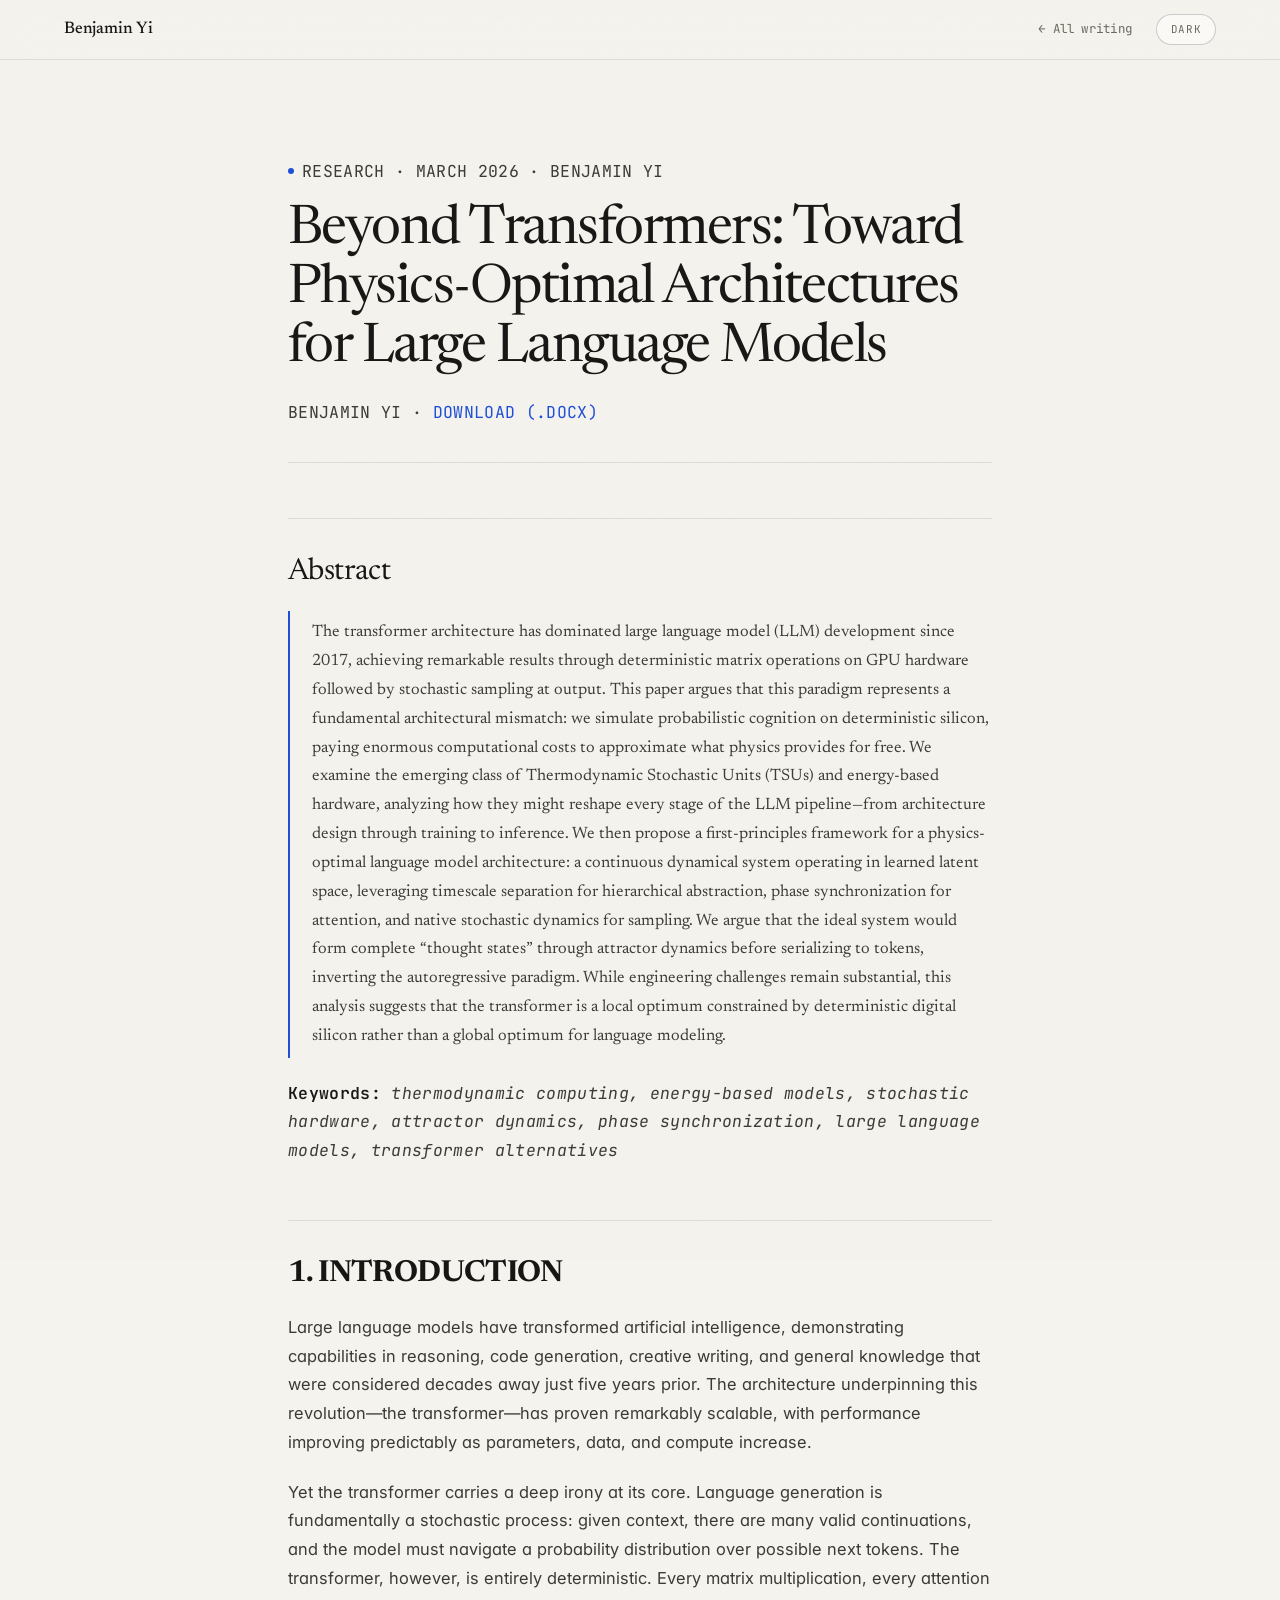
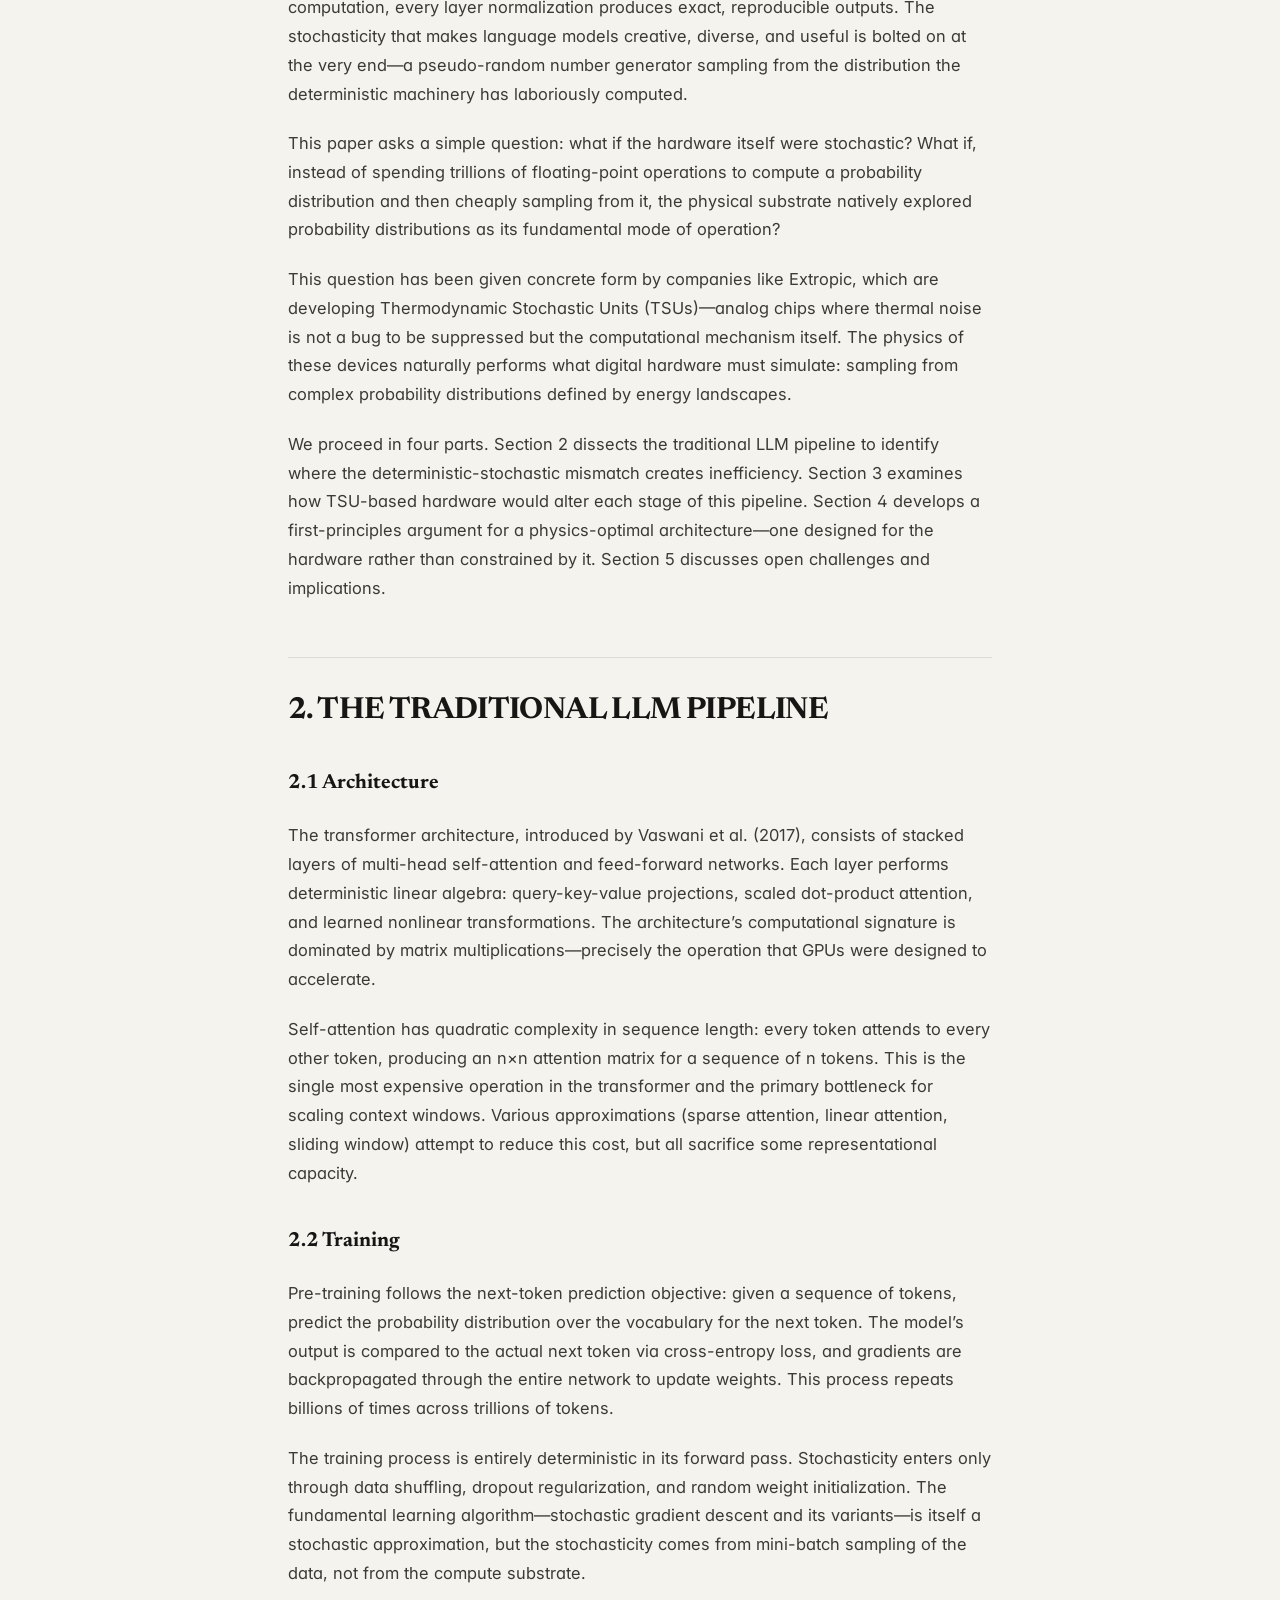
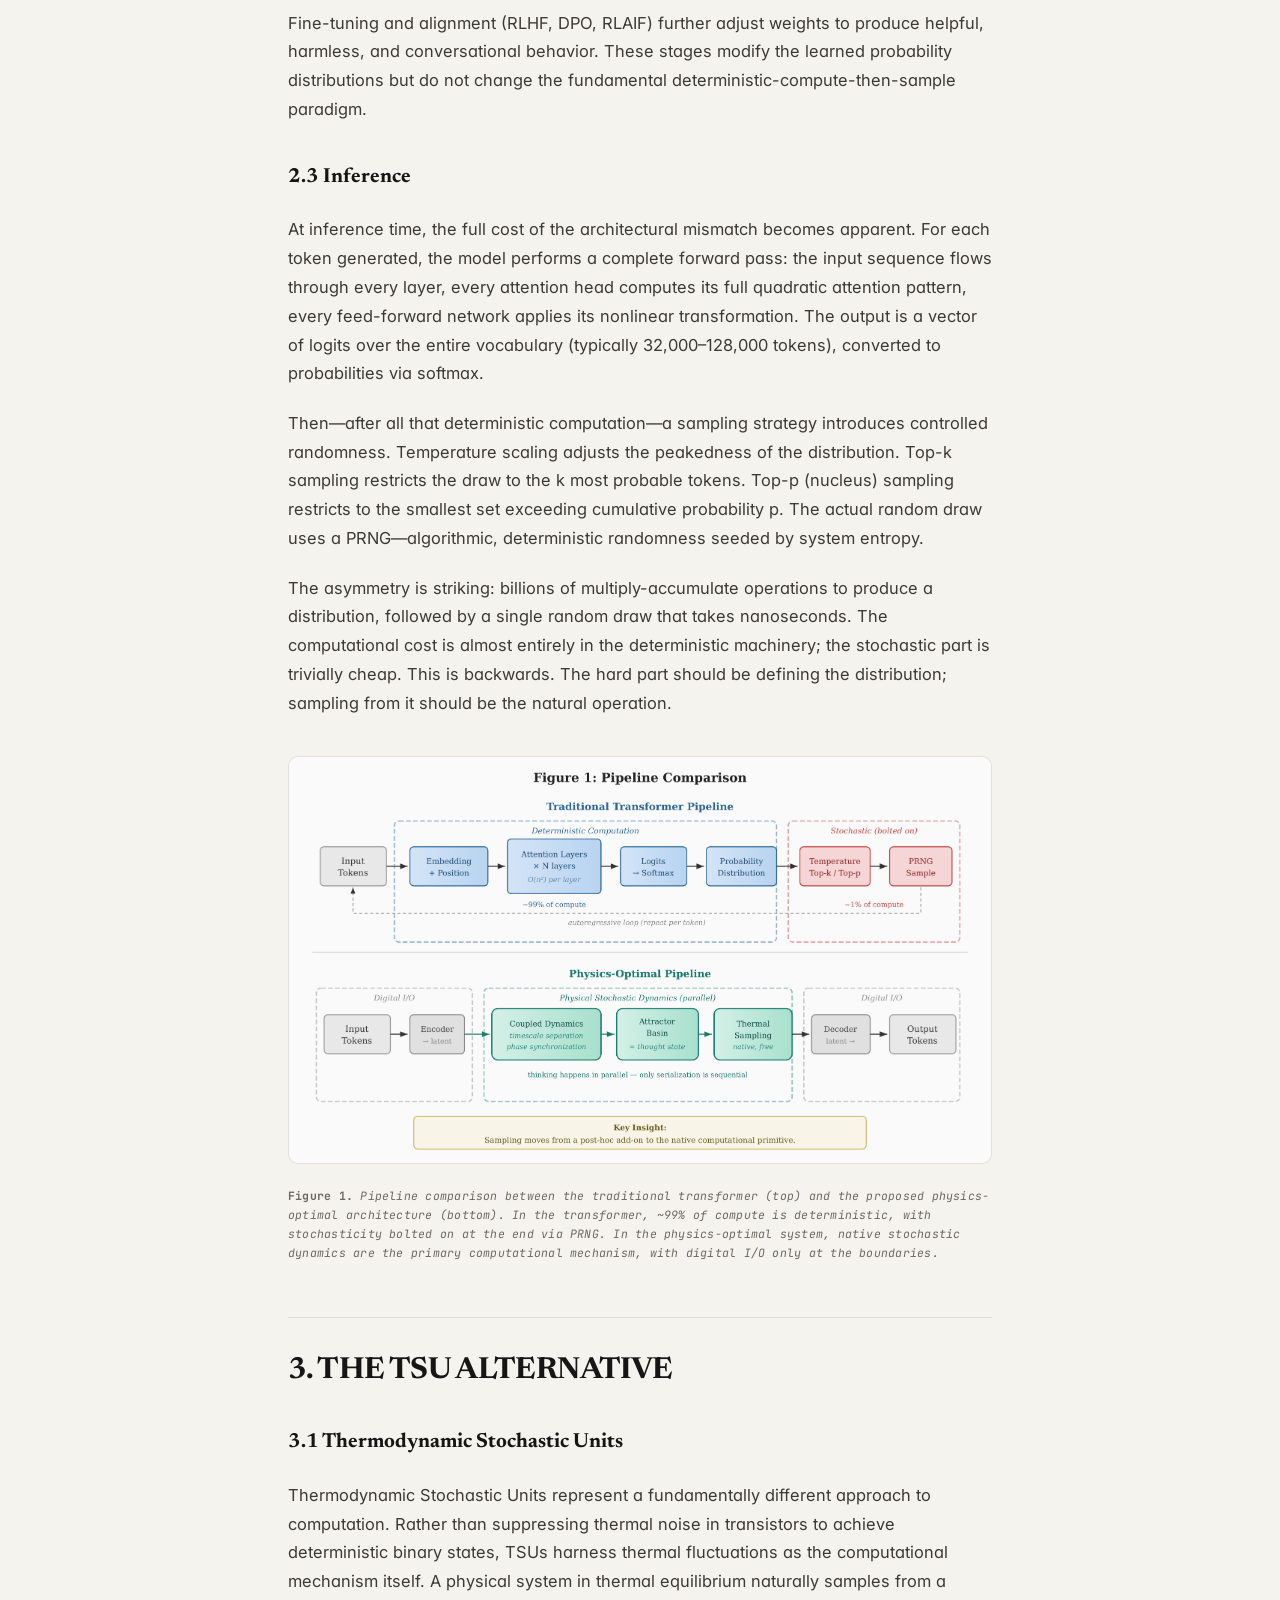
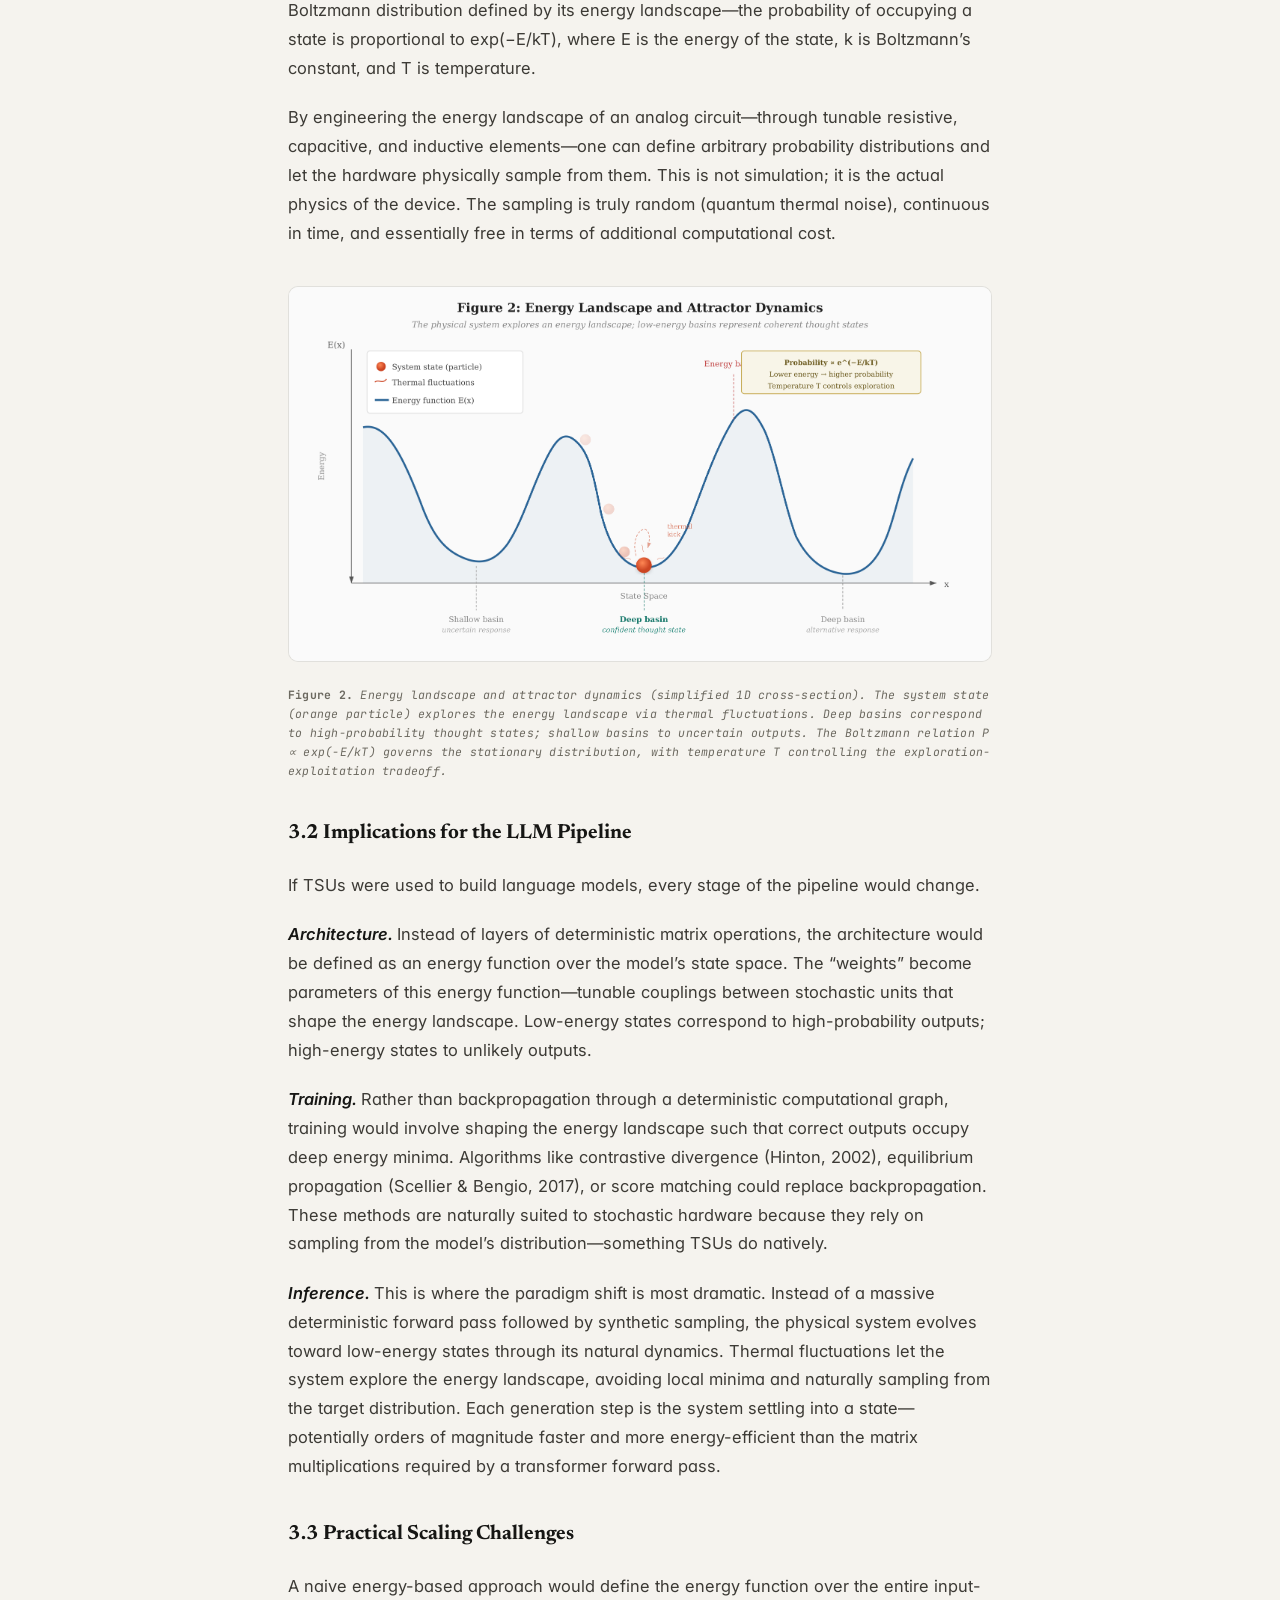
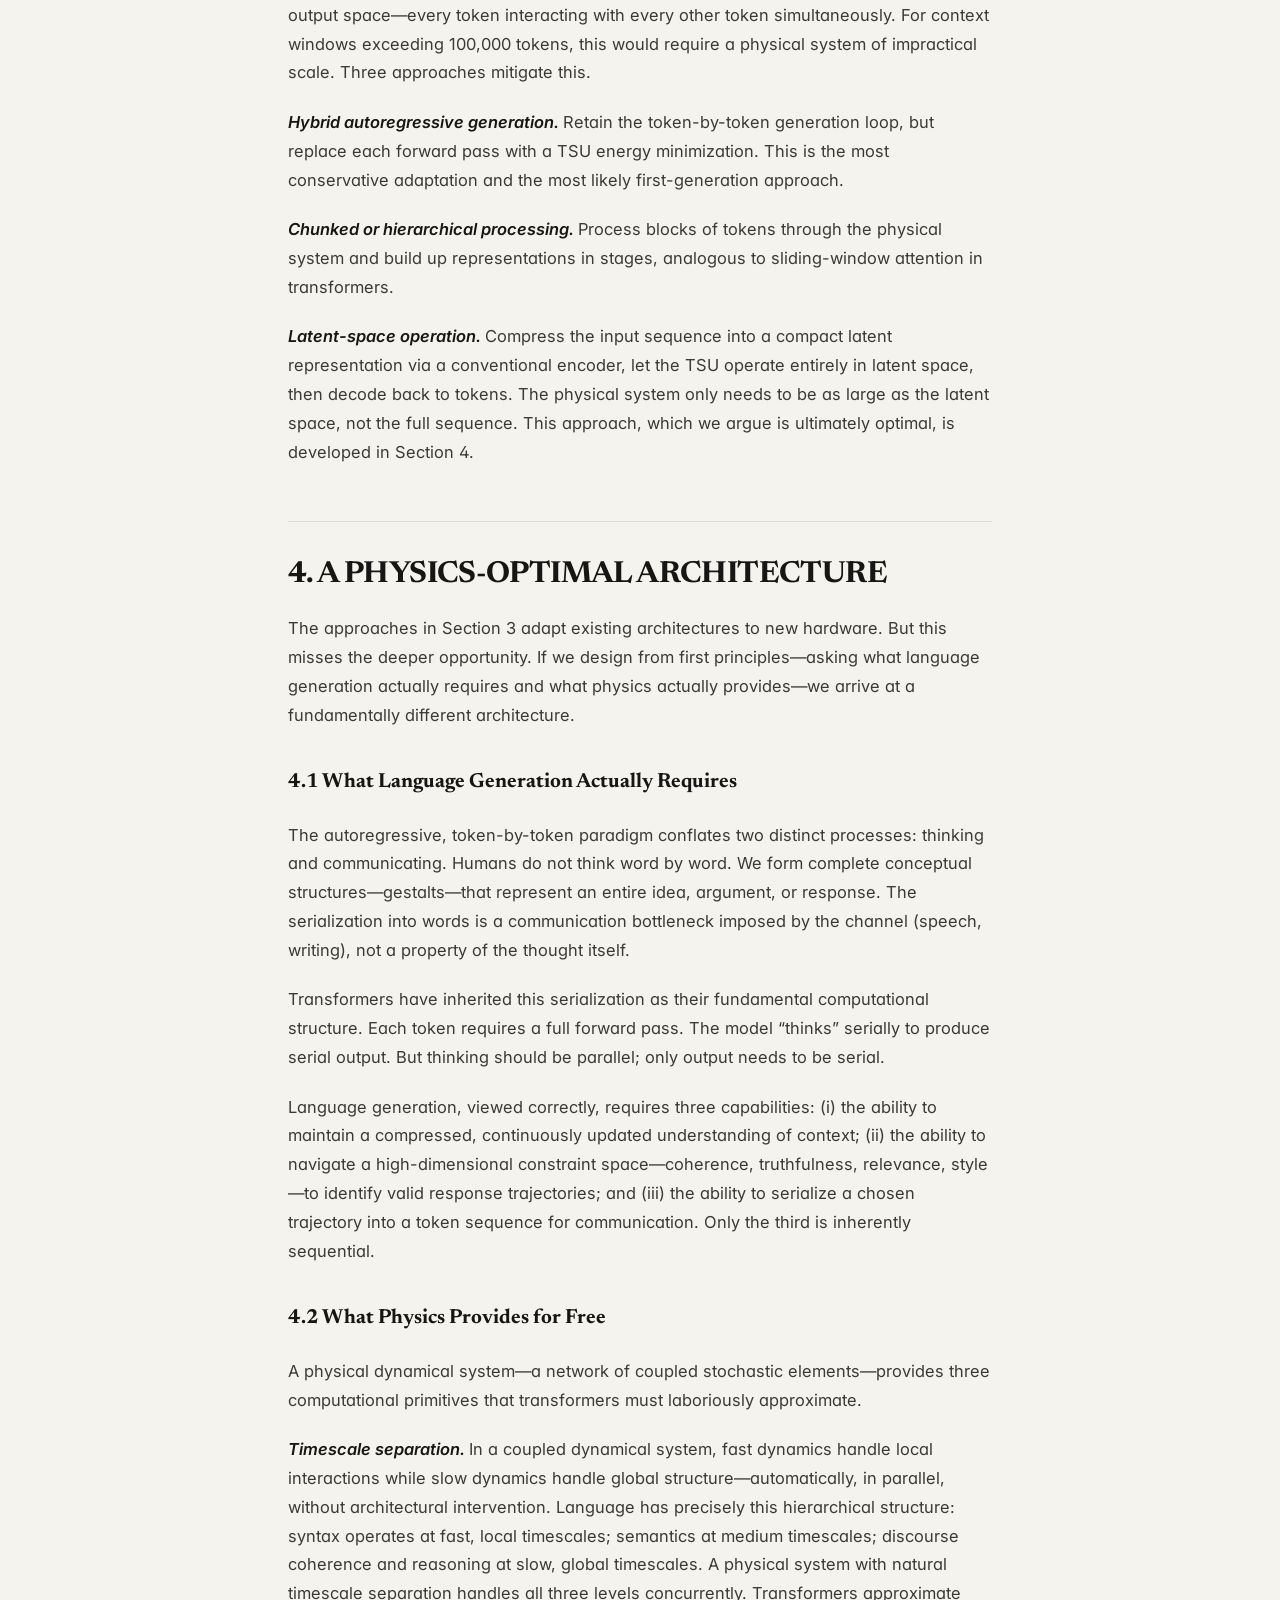
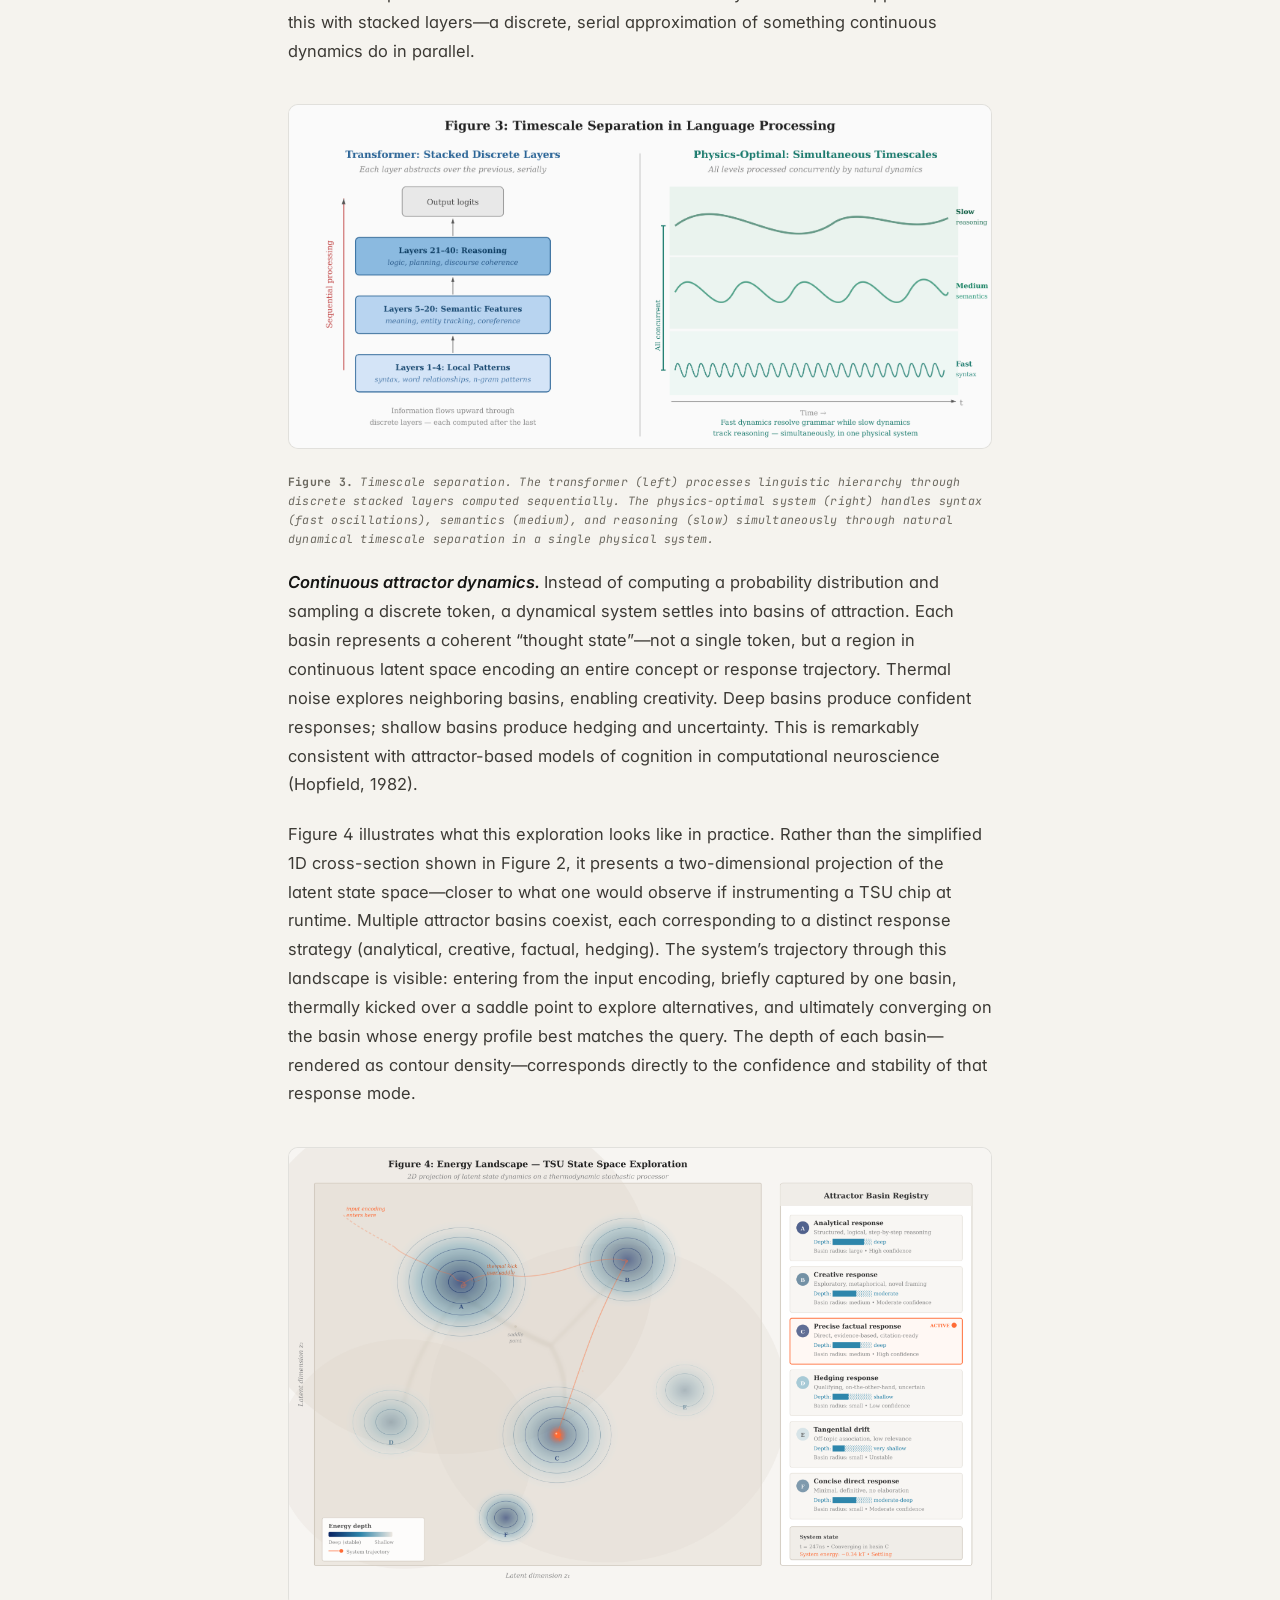
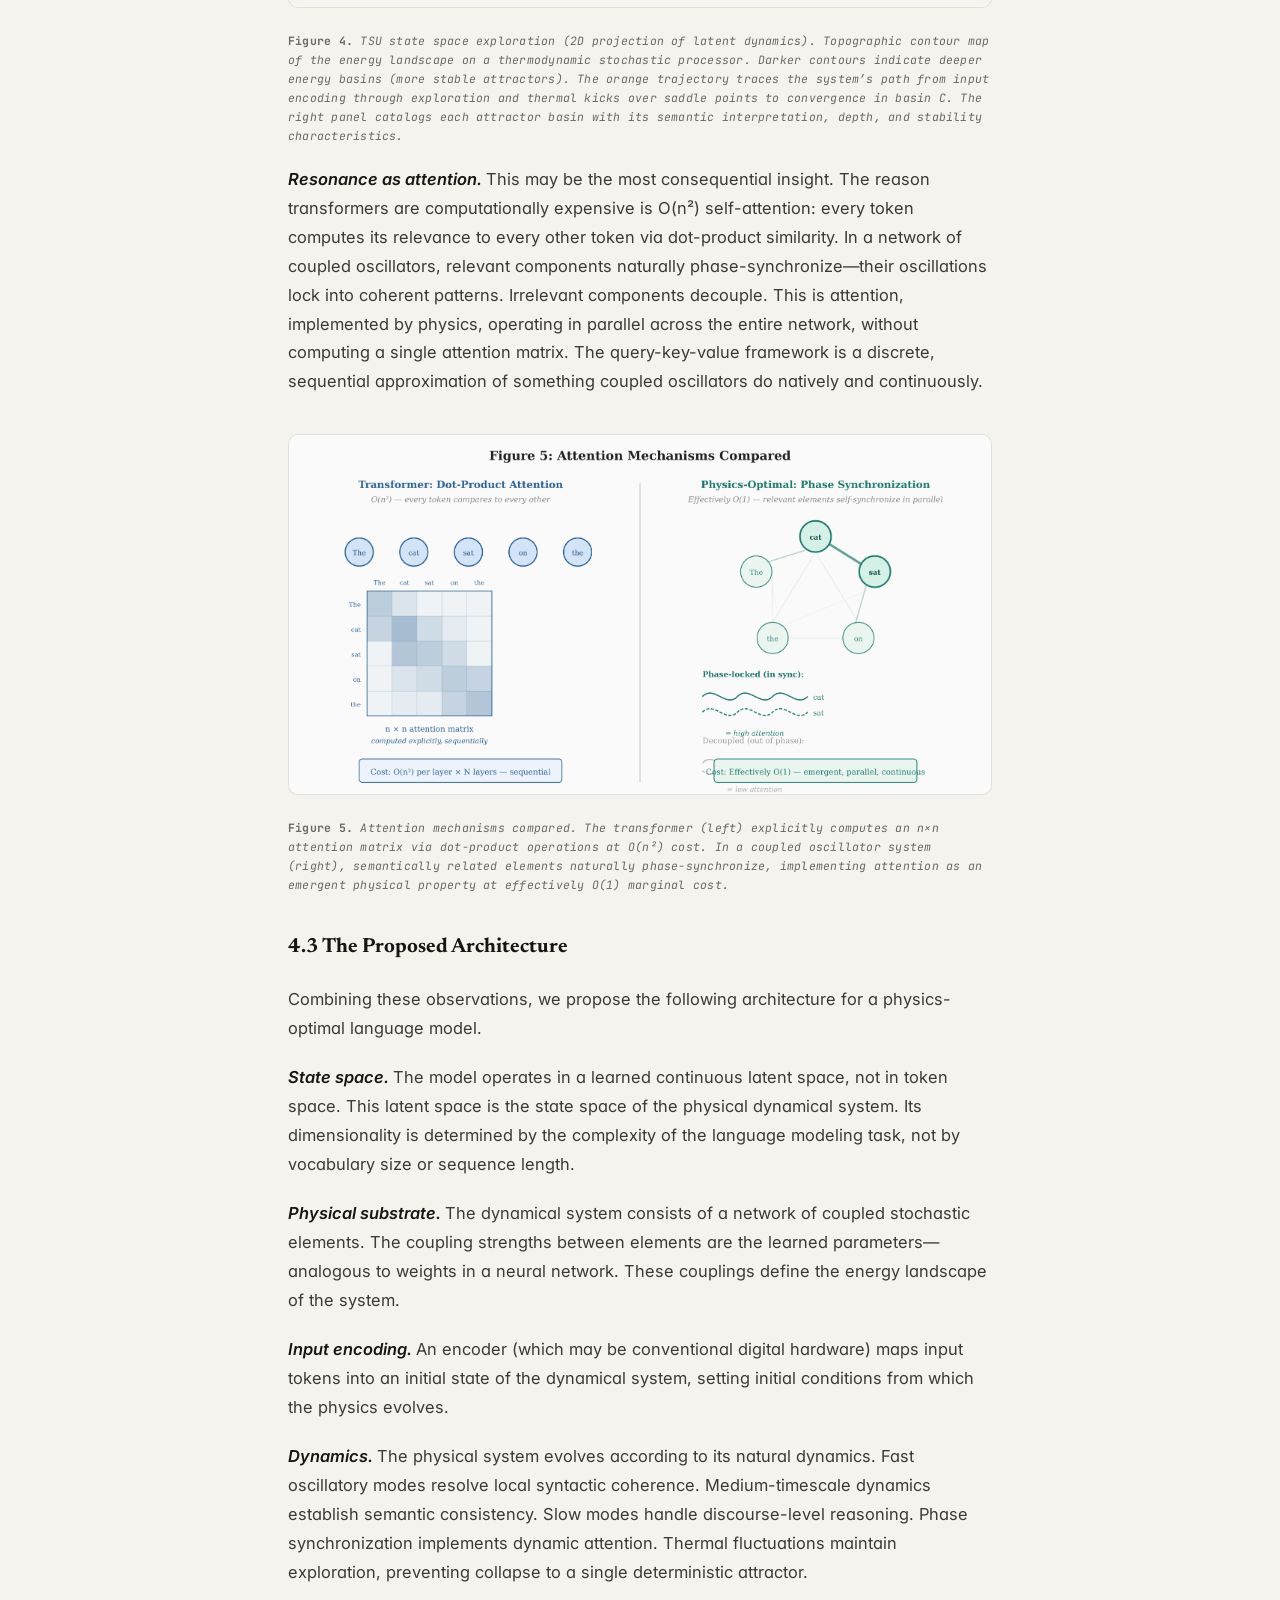
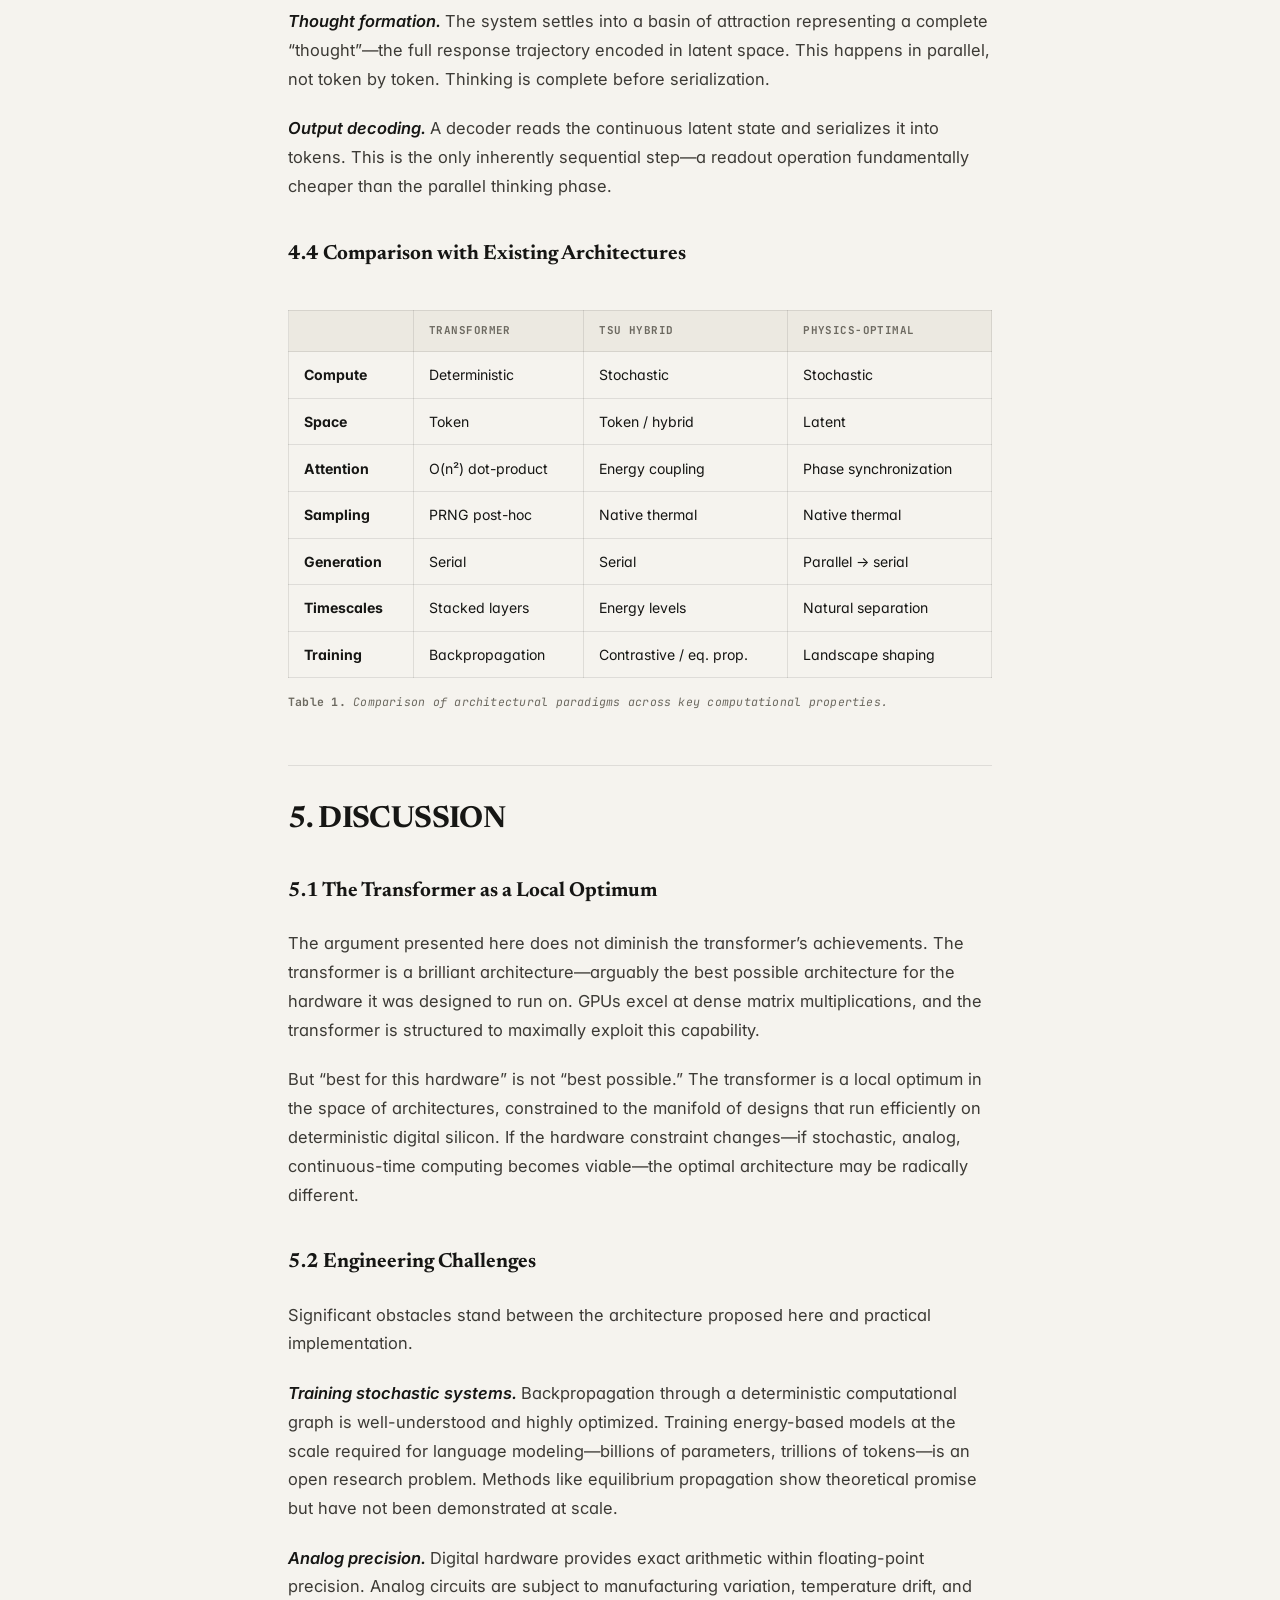
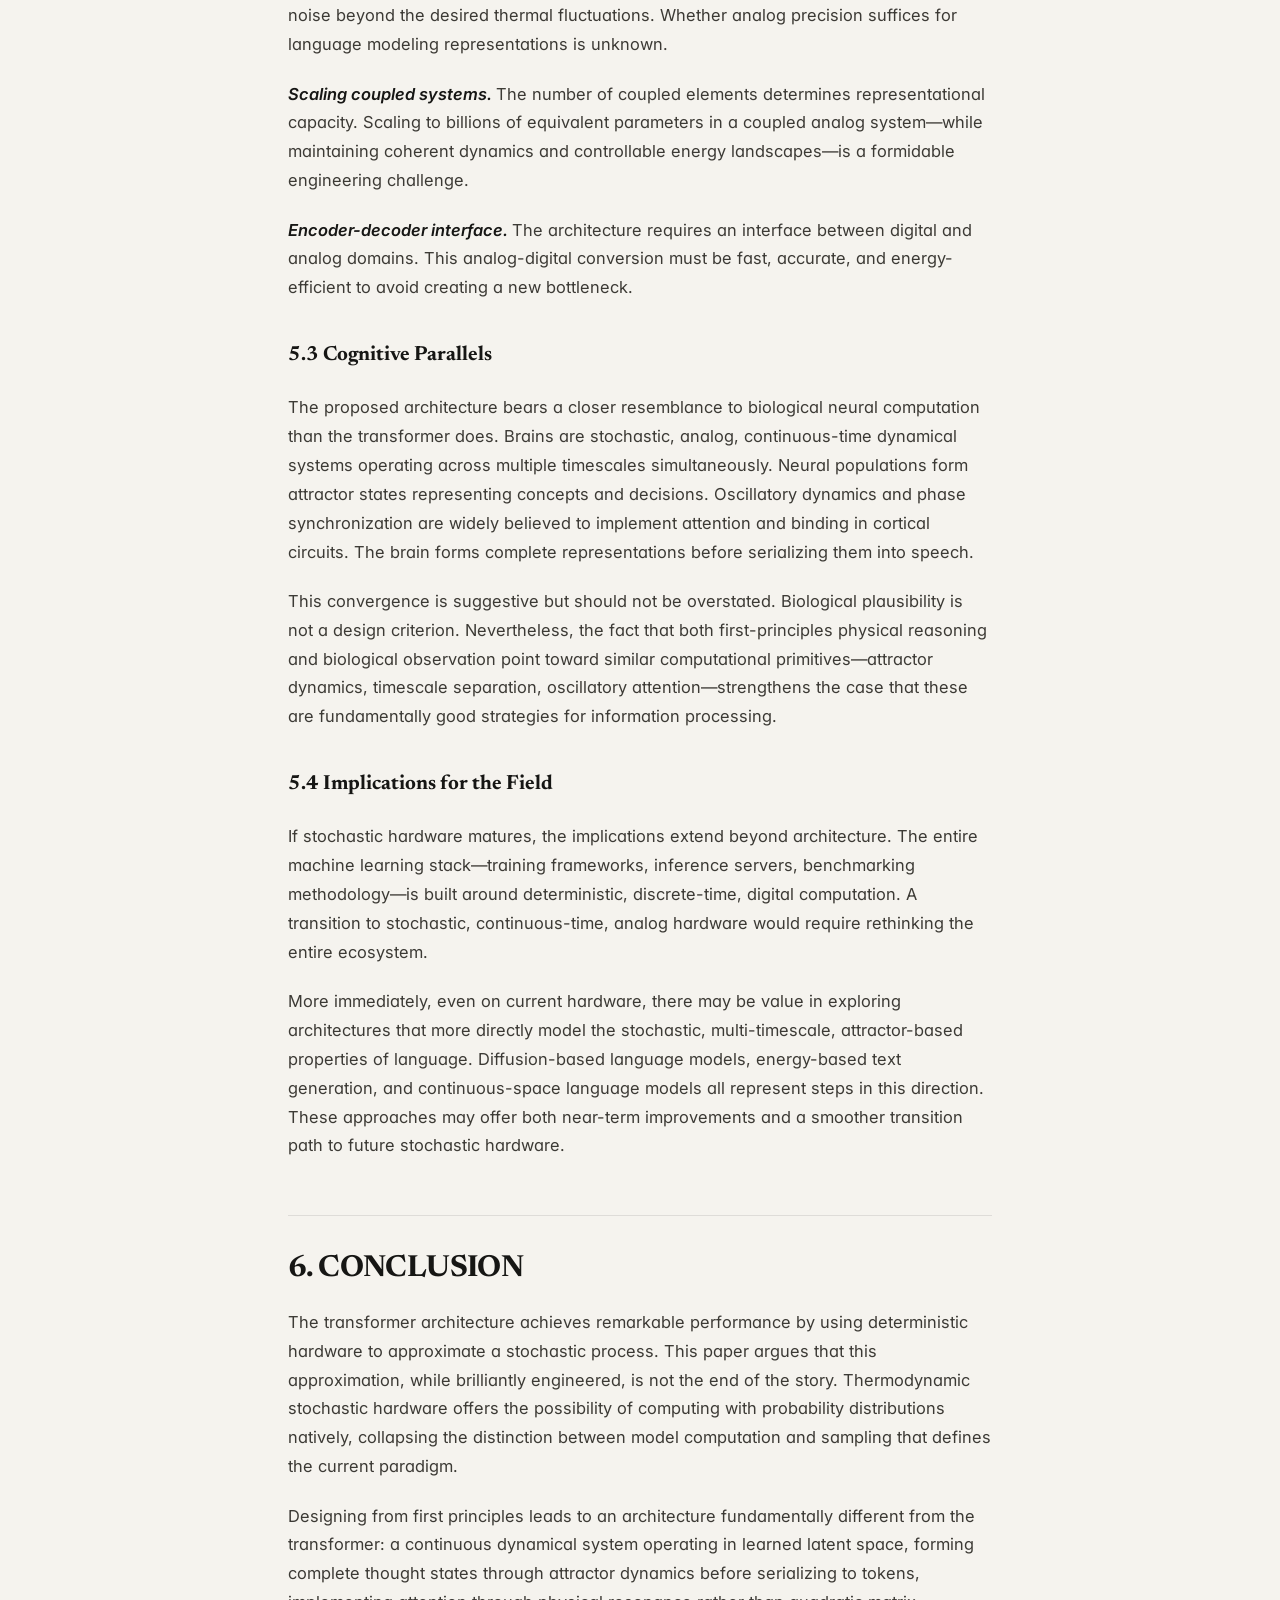
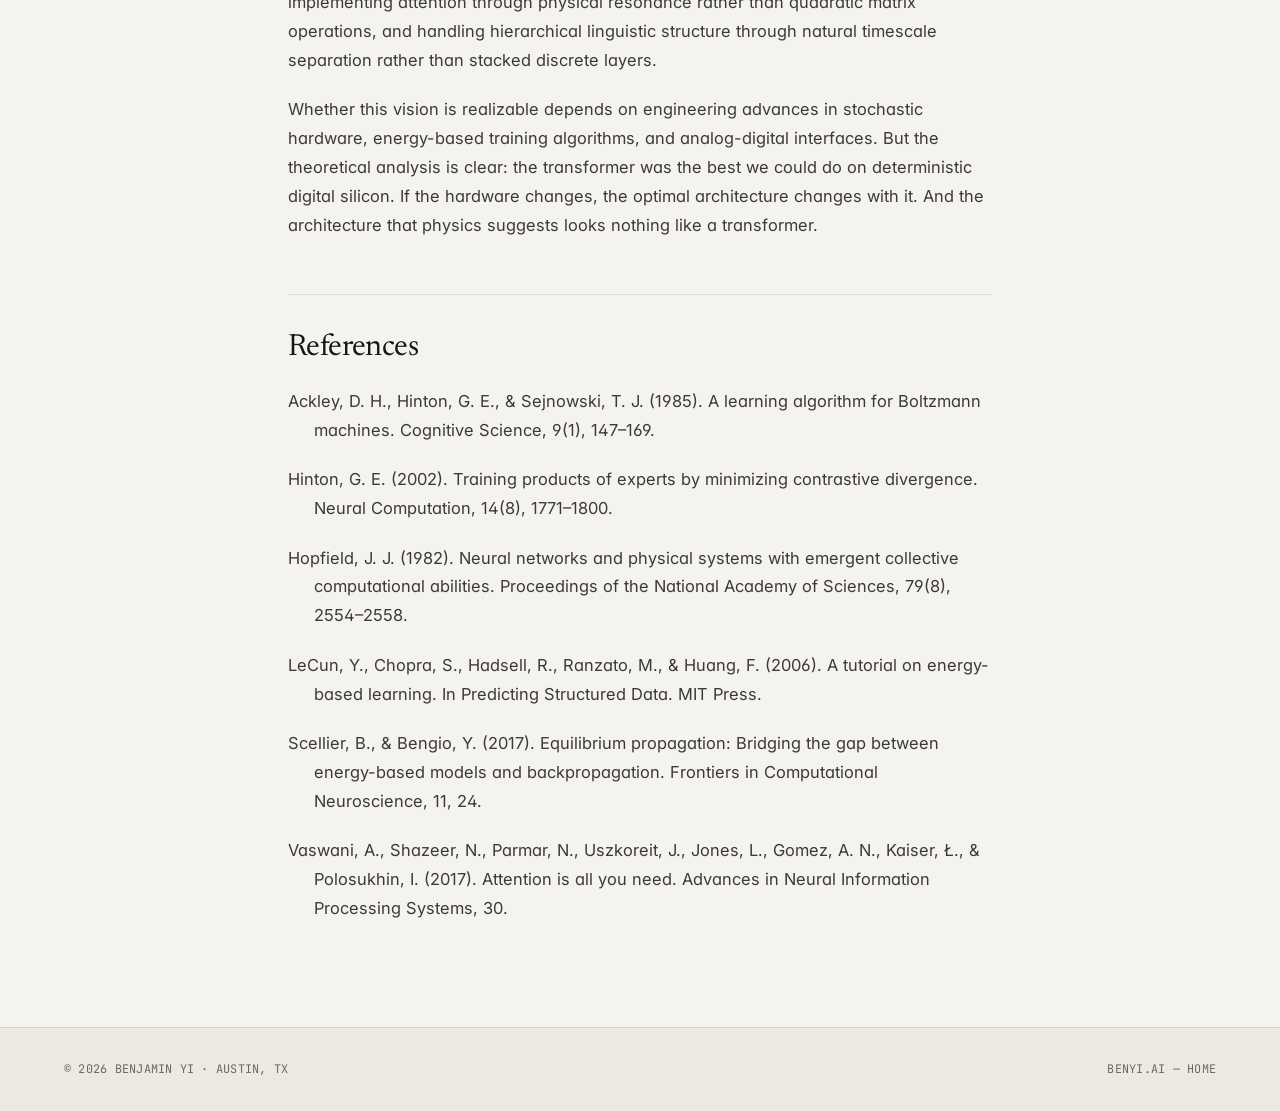
<file: papers/beyond-transformers.html>
<!doctype html>
<html lang="en" data-theme="light">
<head>
  <meta charset="utf-8">
  <meta name="viewport" content="width=device-width, initial-scale=1">
  <title>Beyond Transformers — Benjamin Yi</title>
  <meta name="description" content="The transformer is a local optimum constrained by deterministic silicon. A first-principles framework for a physics-optimal language model architecture by Benjamin Yi (Ben Yi).">
  <link rel="canonical" href="https://benyi.ai/papers/beyond-transformers.html">
  <meta property="og:title" content="Beyond Transformers — Benjamin Yi">
  <meta property="og:description" content="The transformer is a local optimum constrained by deterministic silicon. A first-principles framework for a physics-optimal language model architecture.">
  <meta property="og:type" content="article">
  <meta property="og:url" content="https://benyi.ai/papers/beyond-transformers.html">
  <meta property="og:image" content="https://benyi.ai/papers/img/beyond-transformers-fig1.png">
  <meta name="twitter:card" content="summary_large_image">
  <meta name="theme-color" content="#f5f3ee">
  <script type="application/ld+json">
  {
    "@context": "https://schema.org",
    "@type": "ScholarlyArticle",
    "headline": "Beyond Transformers: Toward Physics-Optimal Architectures for Large Language Models",
    "datePublished": "2026-03-15",
    "url": "https://benyi.ai/papers/beyond-transformers.html",
    "image": "https://benyi.ai/papers/img/beyond-transformers-fig1.png",
    "author": { "@type": "Person", "@id": "https://benyi.ai/#person", "name": "Benjamin Yi", "alternateName": "Ben Yi", "url": "https://benyi.ai/" }
  }
  </script>
  <link rel="icon" href="/favicon.ico" sizes="any">
  <link rel="icon" type="image/svg+xml" href="/favicon.svg">
  <link rel="icon" type="image/png" sizes="48x48" href="/icon-48.png">
  <link rel="apple-touch-icon" href="/apple-touch-icon.png">
  <link rel="manifest" href="/site.webmanifest">
  <link rel="preconnect" href="https://fonts.googleapis.com">
  <link rel="preconnect" href="https://fonts.gstatic.com" crossorigin>
  <link href="https://fonts.googleapis.com/css2?family=Inter:wght@400;500;600&family=JetBrains+Mono:wght@400;500&family=Newsreader:ital,opsz,wght@0,6..72,300..600;1,6..72,300..500&display=swap" rel="stylesheet">
  <link rel="stylesheet" href="../styles.css">
  <link rel="stylesheet" href="paper.css">
  <script>
    (function () {
      document.documentElement.classList.add('js');
      try {
        var t = localStorage.getItem('theme');
        if (t !== 'dark' && t !== 'light') t = 'light';
        document.documentElement.dataset.theme = t;
      } catch (e) {}
    })();
  </script>
</head>
<body>
  <div class="noise" aria-hidden="true"></div>
  <header class="site-head">
    <a class="mark" href="../">Benjamin Yi</a>
    <nav class="site-nav mono" aria-label="Primary">
      <a href="../#writing">&larr; All writing</a>
    </nav>
    <button id="themeToggle" class="theme-toggle mono" type="button" aria-label="Switch color theme">
      <span class="theme-toggle__dark">DARK</span><span class="theme-toggle__light">LIGHT</span>
    </button>
  </header>
  <main class="paper">
    <p class="eyebrow mono"><span class="pulse" aria-hidden="true"></span> RESEARCH · MARCH 2026 · BENJAMIN YI</p>
    <h1 class="paper__title">Beyond Transformers: Toward Physics-Optimal Architectures for Large Language Models</h1>
    <p class="paper__byline mono">BENJAMIN YI · <a href="beyond-transformers.docx" download>DOWNLOAD (.DOCX)</a></p>
<h2 class="paper__h2">Abstract</h2>
<p class="paper__abstract">The transformer architecture has dominated large language model (LLM) development since 2017, achieving remarkable results through deterministic matrix operations on GPU hardware followed by stochastic sampling at output. This paper argues that this paradigm represents a fundamental architectural mismatch: we simulate probabilistic cognition on deterministic silicon, paying enormous computational costs to approximate what physics provides for free. We examine the emerging class of Thermodynamic Stochastic Units (TSUs) and energy-based hardware, analyzing how they might reshape every stage of the LLM pipeline—from architecture design through training to inference. We then propose a first-principles framework for a physics-optimal language model architecture: a continuous dynamical system operating in learned latent space, leveraging timescale separation for hierarchical abstraction, phase synchronization for attention, and native stochastic dynamics for sampling. We argue that the ideal system would form complete “thought states” through attractor dynamics before serializing to tokens, inverting the autoregressive paradigm. While engineering challenges remain substantial, this analysis suggests that the transformer is a local optimum constrained by deterministic digital silicon rather than a global optimum for language modeling.</p>
<p class="paper__keywords mono"><strong>Keywords: </strong><em>thermodynamic computing, energy-based models, stochastic hardware, attractor dynamics, phase synchronization, large language models, transformer alternatives</em></p>
<h2 class="paper__h2"><strong>1. INTRODUCTION</strong></h2>
<p>Large language models have transformed artificial intelligence, demonstrating capabilities in reasoning, code generation, creative writing, and general knowledge that were considered decades away just five years prior. The architecture underpinning this revolution—the transformer—has proven remarkably scalable, with performance improving predictably as parameters, data, and compute increase.</p>
<p>Yet the transformer carries a deep irony at its core. Language generation is fundamentally a stochastic process: given context, there are many valid continuations, and the model must navigate a probability distribution over possible next tokens. The transformer, however, is entirely deterministic. Every matrix multiplication, every attention computation, every layer normalization produces exact, reproducible outputs. The stochasticity that makes language models creative, diverse, and useful is bolted on at the very end—a pseudo-random number generator sampling from the distribution the deterministic machinery has laboriously computed.</p>
<p>This paper asks a simple question: what if the hardware itself were stochastic? What if, instead of spending trillions of floating-point operations to compute a probability distribution and then cheaply sampling from it, the physical substrate natively explored probability distributions as its fundamental mode of operation?</p>
<p>This question has been given concrete form by companies like Extropic, which are developing Thermodynamic Stochastic Units (TSUs)—analog chips where thermal noise is not a bug to be suppressed but the computational mechanism itself. The physics of these devices naturally performs what digital hardware must simulate: sampling from complex probability distributions defined by energy landscapes.</p>
<p>We proceed in four parts. Section 2 dissects the traditional LLM pipeline to identify where the deterministic-stochastic mismatch creates inefficiency. Section 3 examines how TSU-based hardware would alter each stage of this pipeline. Section 4 develops a first-principles argument for a physics-optimal architecture—one designed for the hardware rather than constrained by it. Section 5 discusses open challenges and implications.</p>
<h2 class="paper__h2"><strong>2. THE TRADITIONAL LLM PIPELINE</strong></h2>
<h3 class="paper__h3"><strong>2.1 Architecture</strong></h3>
<p>The transformer architecture, introduced by Vaswani et al. (2017), consists of stacked layers of multi-head self-attention and feed-forward networks. Each layer performs deterministic linear algebra: query-key-value projections, scaled dot-product attention, and learned nonlinear transformations. The architecture’s computational signature is dominated by matrix multiplications—precisely the operation that GPUs were designed to accelerate.</p>
<p>Self-attention has quadratic complexity in sequence length: every token attends to every other token, producing an n×n attention matrix for a sequence of n tokens. This is the single most expensive operation in the transformer and the primary bottleneck for scaling context windows. Various approximations (sparse attention, linear attention, sliding window) attempt to reduce this cost, but all sacrifice some representational capacity.</p>
<h3 class="paper__h3"><strong>2.2 Training</strong></h3>
<p>Pre-training follows the next-token prediction objective: given a sequence of tokens, predict the probability distribution over the vocabulary for the next token. The model’s output is compared to the actual next token via cross-entropy loss, and gradients are backpropagated through the entire network to update weights. This process repeats billions of times across trillions of tokens.</p>
<p>The training process is entirely deterministic in its forward pass. Stochasticity enters only through data shuffling, dropout regularization, and random weight initialization. The fundamental learning algorithm—stochastic gradient descent and its variants—is itself a stochastic approximation, but the stochasticity comes from mini-batch sampling of the data, not from the compute substrate.</p>
<p>Fine-tuning and alignment (RLHF, DPO, RLAIF) further adjust weights to produce helpful, harmless, and conversational behavior. These stages modify the learned probability distributions but do not change the fundamental deterministic-compute-then-sample paradigm.</p>
<h3 class="paper__h3"><strong>2.3 Inference</strong></h3>
<p>At inference time, the full cost of the architectural mismatch becomes apparent. For each token generated, the model performs a complete forward pass: the input sequence flows through every layer, every attention head computes its full quadratic attention pattern, every feed-forward network applies its nonlinear transformation. The output is a vector of logits over the entire vocabulary (typically 32,000–128,000 tokens), converted to probabilities via softmax.</p>
<p>Then—after all that deterministic computation—a sampling strategy introduces controlled randomness. Temperature scaling adjusts the peakedness of the distribution. Top-k sampling restricts the draw to the k most probable tokens. Top-p (nucleus) sampling restricts to the smallest set exceeding cumulative probability p. The actual random draw uses a PRNG—algorithmic, deterministic randomness seeded by system entropy.</p>
<p>The asymmetry is striking: billions of multiply-accumulate operations to produce a distribution, followed by a single random draw that takes nanoseconds. The computational cost is almost entirely in the deterministic machinery; the stochastic part is trivially cheap. This is backwards. The hard part should be defining the distribution; sampling from it should be the natural operation.</p>
<figure class="paper__fig">
<img src="img/beyond-transformers-fig1.png" alt="Figure 1. Pipeline comparison between the traditional transformer (top) and the proposed physics-optimal architecture (bottom). In the transformer, ~99% of comp" loading="lazy">
<figcaption class="mono"><strong>Figure 1. </strong><em>Pipeline comparison between the traditional transformer (top) and the proposed physics-optimal architecture (bottom). In the transformer, ~99% of compute is deterministic, with stochasticity bolted on at the end via PRNG. In the physics-optimal system, native stochastic dynamics are the primary computational mechanism, with digital I/O only at the boundaries.</em></figcaption>
</figure>
<h2 class="paper__h2"><strong>3. THE TSU ALTERNATIVE</strong></h2>
<h3 class="paper__h3"><strong>3.1 Thermodynamic Stochastic Units</strong></h3>
<p>Thermodynamic Stochastic Units represent a fundamentally different approach to computation. Rather than suppressing thermal noise in transistors to achieve deterministic binary states, TSUs harness thermal fluctuations as the computational mechanism itself. A physical system in thermal equilibrium naturally samples from a Boltzmann distribution defined by its energy landscape—the probability of occupying a state is proportional to exp(−E/kT), where E is the energy of the state, k is Boltzmann’s constant, and T is temperature.</p>
<p>By engineering the energy landscape of an analog circuit—through tunable resistive, capacitive, and inductive elements—one can define arbitrary probability distributions and let the hardware physically sample from them. This is not simulation; it is the actual physics of the device. The sampling is truly random (quantum thermal noise), continuous in time, and essentially free in terms of additional computational cost.</p>
<figure class="paper__fig">
<img src="img/beyond-transformers-fig2.png" alt="Figure 2. Energy landscape and attractor dynamics (simplified 1D cross-section). The system state (orange particle) explores the energy landscape via thermal fl" loading="lazy">
<figcaption class="mono"><strong>Figure 2. </strong><em>Energy landscape and attractor dynamics (simplified 1D cross-section). The system state (orange particle) explores the energy landscape via thermal fluctuations. Deep basins correspond to high-probability thought states; shallow basins to uncertain outputs. The Boltzmann relation P ∝ exp(−E/</em><em>kT</em><em>) governs the stationary distribution, with temperature T controlling the exploration-exploitation tradeoff.</em></figcaption>
</figure>
<h3 class="paper__h3"><strong>3.2 Implications for the LLM Pipeline</strong></h3>
<p>If TSUs were used to build language models, every stage of the pipeline would change.</p>
<p><em><strong>Architecture. </strong></em>Instead of layers of deterministic matrix operations, the architecture would be defined as an energy function over the model’s state space. The “weights” become parameters of this energy function—tunable couplings between stochastic units that shape the energy landscape. Low-energy states correspond to high-probability outputs; high-energy states to unlikely outputs.</p>
<p><em><strong>Training. </strong></em>Rather than backpropagation through a deterministic computational graph, training would involve shaping the energy landscape such that correct outputs occupy deep energy minima. Algorithms like contrastive divergence (Hinton, 2002), equilibrium propagation (Scellier &amp; Bengio, 2017), or score matching could replace backpropagation. These methods are naturally suited to stochastic hardware because they rely on sampling from the model’s distribution—something TSUs do natively.</p>
<p><em><strong>Inference. </strong></em>This is where the paradigm shift is most dramatic. Instead of a massive deterministic forward pass followed by synthetic sampling, the physical system evolves toward low-energy states through its natural dynamics. Thermal fluctuations let the system explore the energy landscape, avoiding local minima and naturally sampling from the target distribution. Each generation step is the system settling into a state—potentially orders of magnitude faster and more energy-efficient than the matrix multiplications required by a transformer forward pass.</p>
<h3 class="paper__h3"><strong>3.3 Practical Scaling Challenges</strong></h3>
<p>A naive energy-based approach would define the energy function over the entire input-output space—every token interacting with every other token simultaneously. For context windows exceeding 100,000 tokens, this would require a physical system of impractical scale. Three approaches mitigate this.</p>
<p><em><strong>Hybrid autoregressive generation. </strong></em>Retain the token-by-token generation loop, but replace each forward pass with a TSU energy minimization. This is the most conservative adaptation and the most likely first-generation approach.</p>
<p><em><strong>Chunked or hierarchical processing. </strong></em>Process blocks of tokens through the physical system and build up representations in stages, analogous to sliding-window attention in transformers.</p>
<p><em><strong>Latent-space operation. </strong></em>Compress the input sequence into a compact latent representation via a conventional encoder, let the TSU operate entirely in latent space, then decode back to tokens. The physical system only needs to be as large as the latent space, not the full sequence. This approach, which we argue is ultimately optimal, is developed in Section 4.</p>
<h2 class="paper__h2"><strong>4. A PHYSICS-OPTIMAL ARCHITECTURE</strong></h2>
<p>The approaches in Section 3 adapt existing architectures to new hardware. But this misses the deeper opportunity. If we design from first principles—asking what language generation actually requires and what physics actually provides—we arrive at a fundamentally different architecture.</p>
<h3 class="paper__h3"><strong>4.1 What Language Generation Actually Requires</strong></h3>
<p>The autoregressive, token-by-token paradigm conflates two distinct processes: thinking and communicating. Humans do not think word by word. We form complete conceptual structures—gestalts—that represent an entire idea, argument, or response. The serialization into words is a communication bottleneck imposed by the channel (speech, writing), not a property of the thought itself.</p>
<p>Transformers have inherited this serialization as their fundamental computational structure. Each token requires a full forward pass. The model “thinks” serially to produce serial output. But thinking should be parallel; only output needs to be serial.</p>
<p>Language generation, viewed correctly, requires three capabilities: (i) the ability to maintain a compressed, continuously updated understanding of context; (ii) the ability to navigate a high-dimensional constraint space—coherence, truthfulness, relevance, style—to identify valid response trajectories; and (iii) the ability to serialize a chosen trajectory into a token sequence for communication. Only the third is inherently sequential.</p>
<h3 class="paper__h3"><strong>4.2 What Physics Provides for Free</strong></h3>
<p>A physical dynamical system—a network of coupled stochastic elements—provides three computational primitives that transformers must laboriously approximate.</p>
<p><em><strong>Timescale separation. </strong></em>In a coupled dynamical system, fast dynamics handle local interactions while slow dynamics handle global structure—automatically, in parallel, without architectural intervention. Language has precisely this hierarchical structure: syntax operates at fast, local timescales; semantics at medium timescales; discourse coherence and reasoning at slow, global timescales. A physical system with natural timescale separation handles all three levels concurrently. Transformers approximate this with stacked layers—a discrete, serial approximation of something continuous dynamics do in parallel.</p>
<figure class="paper__fig">
<img src="img/beyond-transformers-fig3.png" alt="Figure 3. Timescale separation. The transformer (left) processes linguistic hierarchy through discrete stacked layers computed sequentially. The physics-optimal" loading="lazy">
<figcaption class="mono"><strong>Figure 3. </strong><em>Timescale separation. The transformer (left) processes linguistic hierarchy through discrete stacked layers computed sequentially. The physics-optimal system (right) handles syntax (fast oscillations), semantics (medium), and reasoning (slow) simultaneously through natural dynamical timescale separation in a single physical system.</em></figcaption>
</figure>
<p><em><strong>Continuous attractor dynamics. </strong></em>Instead of computing a probability distribution and sampling a discrete token, a dynamical system settles into basins of attraction. Each basin represents a coherent “thought state”—not a single token, but a region in continuous latent space encoding an entire concept or response trajectory. Thermal noise explores neighboring basins, enabling creativity. Deep basins produce confident responses; shallow basins produce hedging and uncertainty. This is remarkably consistent with attractor-based models of cognition in computational neuroscience (Hopfield, 1982).</p>
<p>Figure 4 illustrates what this exploration looks like in practice. Rather than the simplified 1D cross-section shown in Figure 2, it presents a two-dimensional projection of the latent state space—closer to what one would observe if instrumenting a TSU chip at runtime. Multiple attractor basins coexist, each corresponding to a distinct response strategy (analytical, creative, factual, hedging). The system’s trajectory through this landscape is visible: entering from the input encoding, briefly captured by one basin, thermally kicked over a saddle point to explore alternatives, and ultimately converging on the basin whose energy profile best matches the query. The depth of each basin—rendered as contour density—corresponds directly to the confidence and stability of that response mode.</p>
<figure class="paper__fig">
<img src="img/beyond-transformers-fig4.png" alt="Figure 4. TSU state space exploration (2D projection of latent dynamics). Topographic contour map of the energy landscape on a thermodynamic stochastic processo" loading="lazy">
<figcaption class="mono"><strong>Figure 4. </strong><em>TSU state space exploration (2D projection of latent dynamics). Topographic contour map of the energy landscape on a thermodynamic stochastic processor. Darker contours indicate deeper energy basins (more stable attractors). The orange trajectory traces the system’s path from input encoding through exploration and thermal kicks over saddle points to convergence in basin C. The right panel catalogs each attractor basin with its semantic interpretation, depth, and stability characteristics.</em></figcaption>
</figure>
<p><em><strong>Resonance as attention. </strong></em>This may be the most consequential insight. The reason transformers are computationally expensive is O(n²) self-attention: every token computes its relevance to every other token via dot-product similarity. In a network of coupled oscillators, relevant components naturally phase-synchronize—their oscillations lock into coherent patterns. Irrelevant components decouple. This is attention, implemented by physics, operating in parallel across the entire network, without computing a single attention matrix. The query-key-value framework is a discrete, sequential approximation of something coupled oscillators do natively and continuously.</p>
<figure class="paper__fig">
<img src="img/beyond-transformers-fig5.png" alt="Figure 5. Attention mechanisms compared. The transformer (left) explicitly computes an n×n attention matrix via dot-product operations at O(n²) cost. In a coupl" loading="lazy">
<figcaption class="mono"><strong>Figure 5. </strong><em>Attention mechanisms compared. The transformer (left) explicitly computes an </em><em>n×n</em><em> attention matrix via dot-product operations at O(n²) cost. In a coupled oscillator system (right), semantically related elements naturally phase-synchronize, implementing attention as an emergent physical property at effectively </em><em>O(</em><em>1) marginal cost.</em></figcaption>
</figure>
<h3 class="paper__h3"><strong>4.3 The Proposed Architecture</strong></h3>
<p>Combining these observations, we propose the following architecture for a physics-optimal language model.</p>
<p><em><strong>State space. </strong></em>The model operates in a learned continuous latent space, not in token space. This latent space is the state space of the physical dynamical system. Its dimensionality is determined by the complexity of the language modeling task, not by vocabulary size or sequence length.</p>
<p><em><strong>Physical substrate. </strong></em>The dynamical system consists of a network of coupled stochastic elements. The coupling strengths between elements are the learned parameters—analogous to weights in a neural network. These couplings define the energy landscape of the system.</p>
<p><em><strong>Input encoding. </strong></em>An encoder (which may be conventional digital hardware) maps input tokens into an initial state of the dynamical system, setting initial conditions from which the physics evolves.</p>
<p><em><strong>Dynamics. </strong></em>The physical system evolves according to its natural dynamics. Fast oscillatory modes resolve local syntactic coherence. Medium-timescale dynamics establish semantic consistency. Slow modes handle discourse-level reasoning. Phase synchronization implements dynamic attention. Thermal fluctuations maintain exploration, preventing collapse to a single deterministic attractor.</p>
<p><em><strong>Thought formation. </strong></em>The system settles into a basin of attraction representing a complete “thought”—the full response trajectory encoded in latent space. This happens in parallel, not token by token. Thinking is complete before serialization.</p>
<p><em><strong>Output decoding. </strong></em>A decoder reads the continuous latent state and serializes it into tokens. This is the only inherently sequential step—a readout operation fundamentally cheaper than the parallel thinking phase.</p>
<h3 class="paper__h3"><strong>4.4 Comparison with Existing Architectures</strong></h3>
<figure class="paper__tablewrap"><table class="paper__table">
<thead><tr><th><span class="visually-hidden">Dimension</span></th><th><strong>Transformer</strong></th><th><strong>TSU Hybrid</strong></th><th><strong>Physics-Optimal</strong></th></tr></thead><tbody>
<tr><th scope="row"><strong>Compute</strong></th><td>Deterministic</td><td>Stochastic</td><td>Stochastic</td></tr>
<tr><th scope="row"><strong>Space</strong></th><td>Token</td><td>Token / hybrid</td><td>Latent</td></tr>
<tr><th scope="row"><strong>Attention</strong></th><td>O(n²) dot-product</td><td>Energy coupling</td><td>Phase synchronization</td></tr>
<tr><th scope="row"><strong>Sampling</strong></th><td>PRNG post-hoc</td><td>Native thermal</td><td>Native thermal</td></tr>
<tr><th scope="row"><strong>Generation</strong></th><td>Serial</td><td>Serial</td><td>Parallel → serial</td></tr>
<tr><th scope="row"><strong>Timescales</strong></th><td>Stacked layers</td><td>Energy levels</td><td>Natural separation</td></tr>
<tr><th scope="row"><strong>Training</strong></th><td>Backpropagation</td><td>Contrastive / eq. prop.</td><td>Landscape shaping</td></tr>
</tbody></table>
<figcaption class="mono"><strong>Table 1. </strong><em>Comparison of architectural paradigms across key computational properties.</em></figcaption>
</figure>
<h2 class="paper__h2"><strong>5. DISCUSSION</strong></h2>
<h3 class="paper__h3"><strong>5.1 The Transformer as a Local Optimum</strong></h3>
<p>The argument presented here does not diminish the transformer’s achievements. The transformer is a brilliant architecture—arguably the best possible architecture for the hardware it was designed to run on. GPUs excel at dense matrix multiplications, and the transformer is structured to maximally exploit this capability.</p>
<p>But “best for this hardware” is not “best possible.” The transformer is a local optimum in the space of architectures, constrained to the manifold of designs that run efficiently on deterministic digital silicon. If the hardware constraint changes—if stochastic, analog, continuous-time computing becomes viable—the optimal architecture may be radically different.</p>
<h3 class="paper__h3"><strong>5.2 Engineering Challenges</strong></h3>
<p>Significant obstacles stand between the architecture proposed here and practical implementation.</p>
<p><em><strong>Training stochastic systems. </strong></em>Backpropagation through a deterministic computational graph is well-understood and highly optimized. Training energy-based models at the scale required for language modeling—billions of parameters, trillions of tokens—is an open research problem. Methods like equilibrium propagation show theoretical promise but have not been demonstrated at scale.</p>
<p><em><strong>Analog precision. </strong></em>Digital hardware provides exact arithmetic within floating-point precision. Analog circuits are subject to manufacturing variation, temperature drift, and noise beyond the desired thermal fluctuations. Whether analog precision suffices for language modeling representations is unknown.</p>
<p><em><strong>Scaling coupled systems. </strong></em>The number of coupled elements determines representational capacity. Scaling to billions of equivalent parameters in a coupled analog system—while maintaining coherent dynamics and controllable energy landscapes—is a formidable engineering challenge.</p>
<p><em><strong>Encoder-decoder interface. </strong></em>The architecture requires an interface between digital and analog domains. This analog-digital conversion must be fast, accurate, and energy-efficient to avoid creating a new bottleneck.</p>
<h3 class="paper__h3"><strong>5.3 Cognitive Parallels</strong></h3>
<p>The proposed architecture bears a closer resemblance to biological neural computation than the transformer does. Brains are stochastic, analog, continuous-time dynamical systems operating across multiple timescales simultaneously. Neural populations form attractor states representing concepts and decisions. Oscillatory dynamics and phase synchronization are widely believed to implement attention and binding in cortical circuits. The brain forms complete representations before serializing them into speech.</p>
<p>This convergence is suggestive but should not be overstated. Biological plausibility is not a design criterion. Nevertheless, the fact that both first-principles physical reasoning and biological observation point toward similar computational primitives—attractor dynamics, timescale separation, oscillatory attention—strengthens the case that these are fundamentally good strategies for information processing.</p>
<h3 class="paper__h3"><strong>5.4 Implications for the Field</strong></h3>
<p>If stochastic hardware matures, the implications extend beyond architecture. The entire machine learning stack—training frameworks, inference servers, benchmarking methodology—is built around deterministic, discrete-time, digital computation. A transition to stochastic, continuous-time, analog hardware would require rethinking the entire ecosystem.</p>
<p>More immediately, even on current hardware, there may be value in exploring architectures that more directly model the stochastic, multi-timescale, attractor-based properties of language. Diffusion-based language models, energy-based text generation, and continuous-space language models all represent steps in this direction. These approaches may offer both near-term improvements and a smoother transition path to future stochastic hardware.</p>
<h2 class="paper__h2"><strong>6. CONCLUSION</strong></h2>
<p>The transformer architecture achieves remarkable performance by using deterministic hardware to approximate a stochastic process. This paper argues that this approximation, while brilliantly engineered, is not the end of the story. Thermodynamic stochastic hardware offers the possibility of computing with probability distributions natively, collapsing the distinction between model computation and sampling that defines the current paradigm.</p>
<p>Designing from first principles leads to an architecture fundamentally different from the transformer: a continuous dynamical system operating in learned latent space, forming complete thought states through attractor dynamics before serializing to tokens, implementing attention through physical resonance rather than quadratic matrix operations, and handling hierarchical linguistic structure through natural timescale separation rather than stacked discrete layers.</p>
<p>Whether this vision is realizable depends on engineering advances in stochastic hardware, energy-based training algorithms, and analog-digital interfaces. But the theoretical analysis is clear: the transformer was the best we could do on deterministic digital silicon. If the hardware changes, the optimal architecture changes with it. And the architecture that physics suggests looks nothing like a transformer.</p>
<h2 class="paper__h2">References</h2><div class="paper__refs">
<p class="paper__ref">Ackley, D. H., Hinton, G. E., &amp; Sejnowski, T. J. (1985). A learning algorithm for Boltzmann machines. Cognitive Science, 9(1), 147–169.</p>
<p class="paper__ref">Hinton, G. E. (2002). Training products of experts by minimizing contrastive divergence. Neural Computation, 14(8), 1771–1800.</p>
<p class="paper__ref">Hopfield, J. J. (1982). Neural networks and physical systems with emergent collective computational abilities. Proceedings of the National Academy of Sciences, 79(8), 2554–2558.</p>
<p class="paper__ref">LeCun, Y., Chopra, S., Hadsell, R., Ranzato, M., &amp; Huang, F. (2006). A tutorial on energy-based learning. In Predicting Structured Data. MIT Press.</p>
<p class="paper__ref">Scellier, B., &amp; Bengio, Y. (2017). Equilibrium propagation: Bridging the gap between energy-based models and backpropagation. Frontiers in Computational Neuroscience, 11, 24.</p>
<p class="paper__ref">Vaswani, A., Shazeer, N., Parmar, N., Uszkoreit, J., Jones, L., Gomez, A. N., Kaiser, Ł., &amp; Polosukhin, I. (2017). Attention is all you need. Advances in Neural Information Processing Systems, 30.</p>
</div>
  </main>
  <footer class="site-foot">
    <p class="mono">© 2026 BENJAMIN YI · AUSTIN, TX</p>
    <p class="mono site-foot__colophon"><a href="../">BENYI.AI — HOME</a></p>
  </footer>
  <script src="../main.js" defer></script>
</body>
</html>
</file>
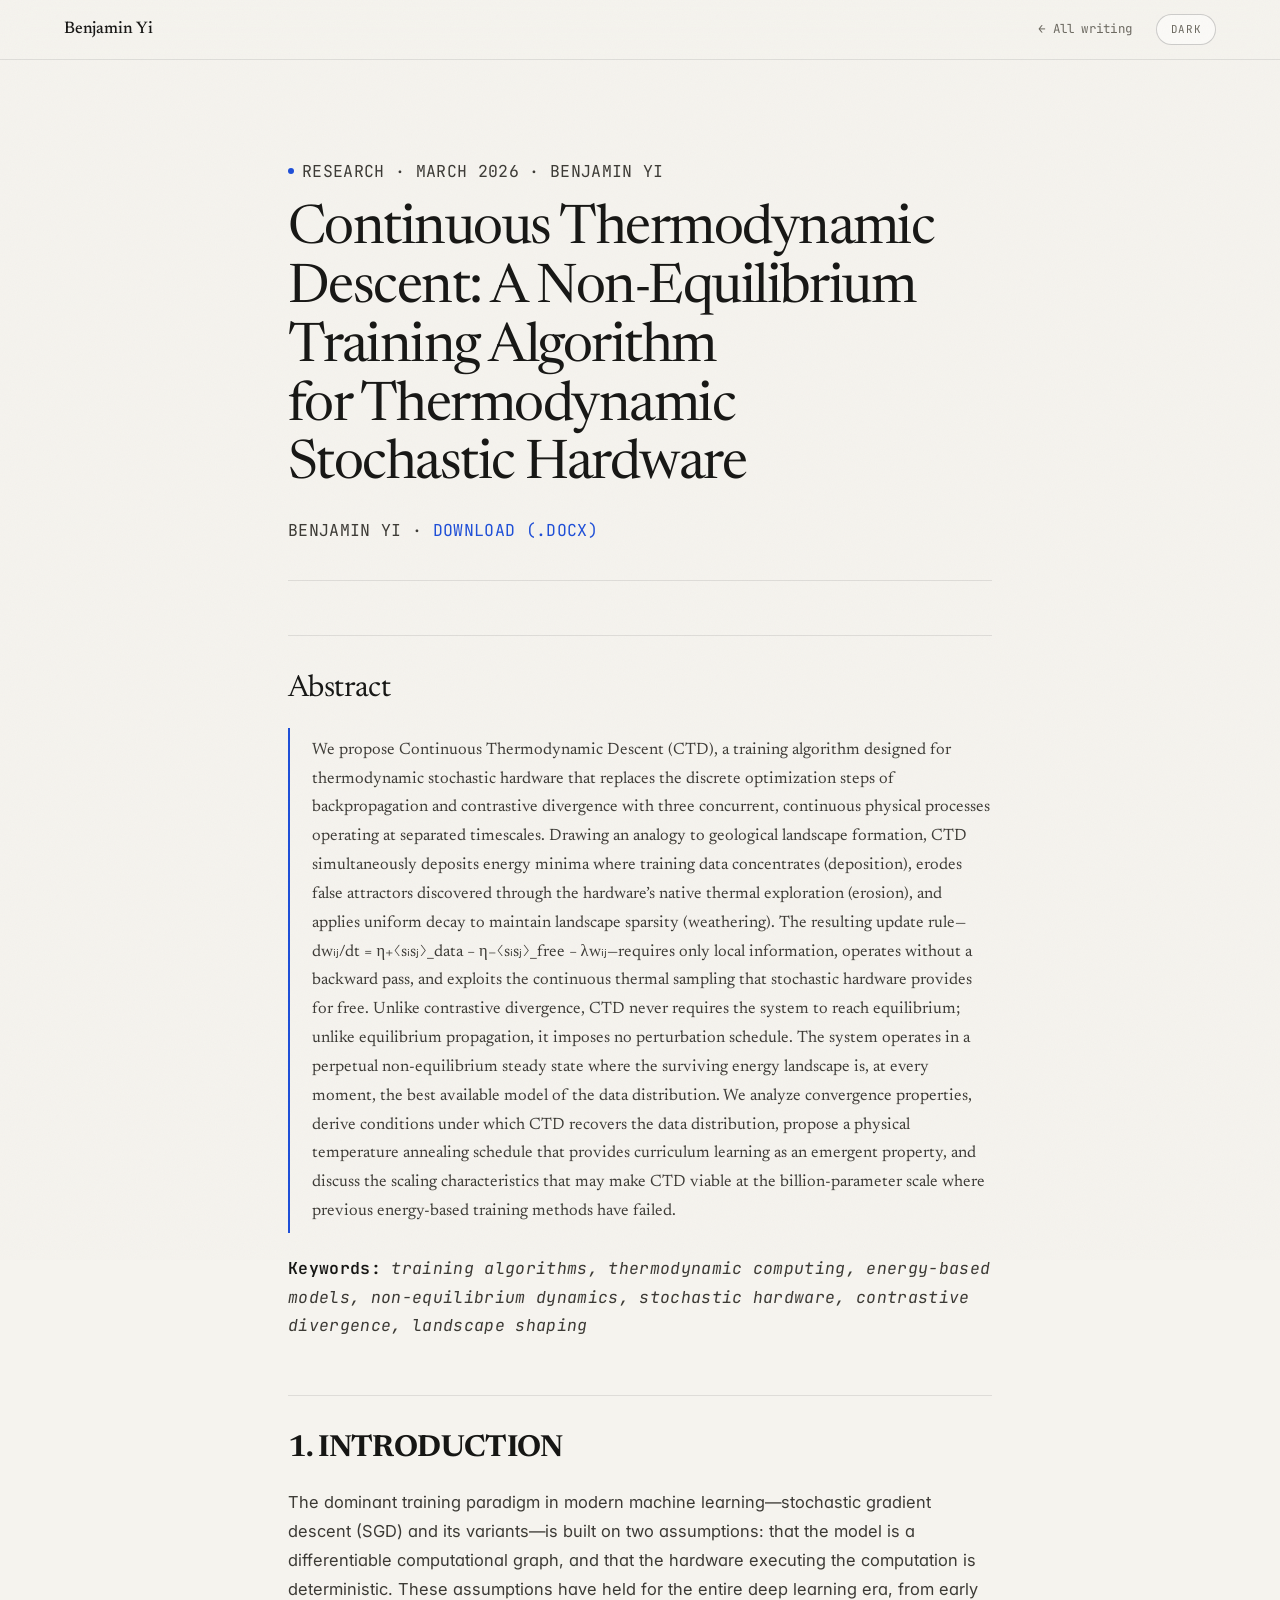
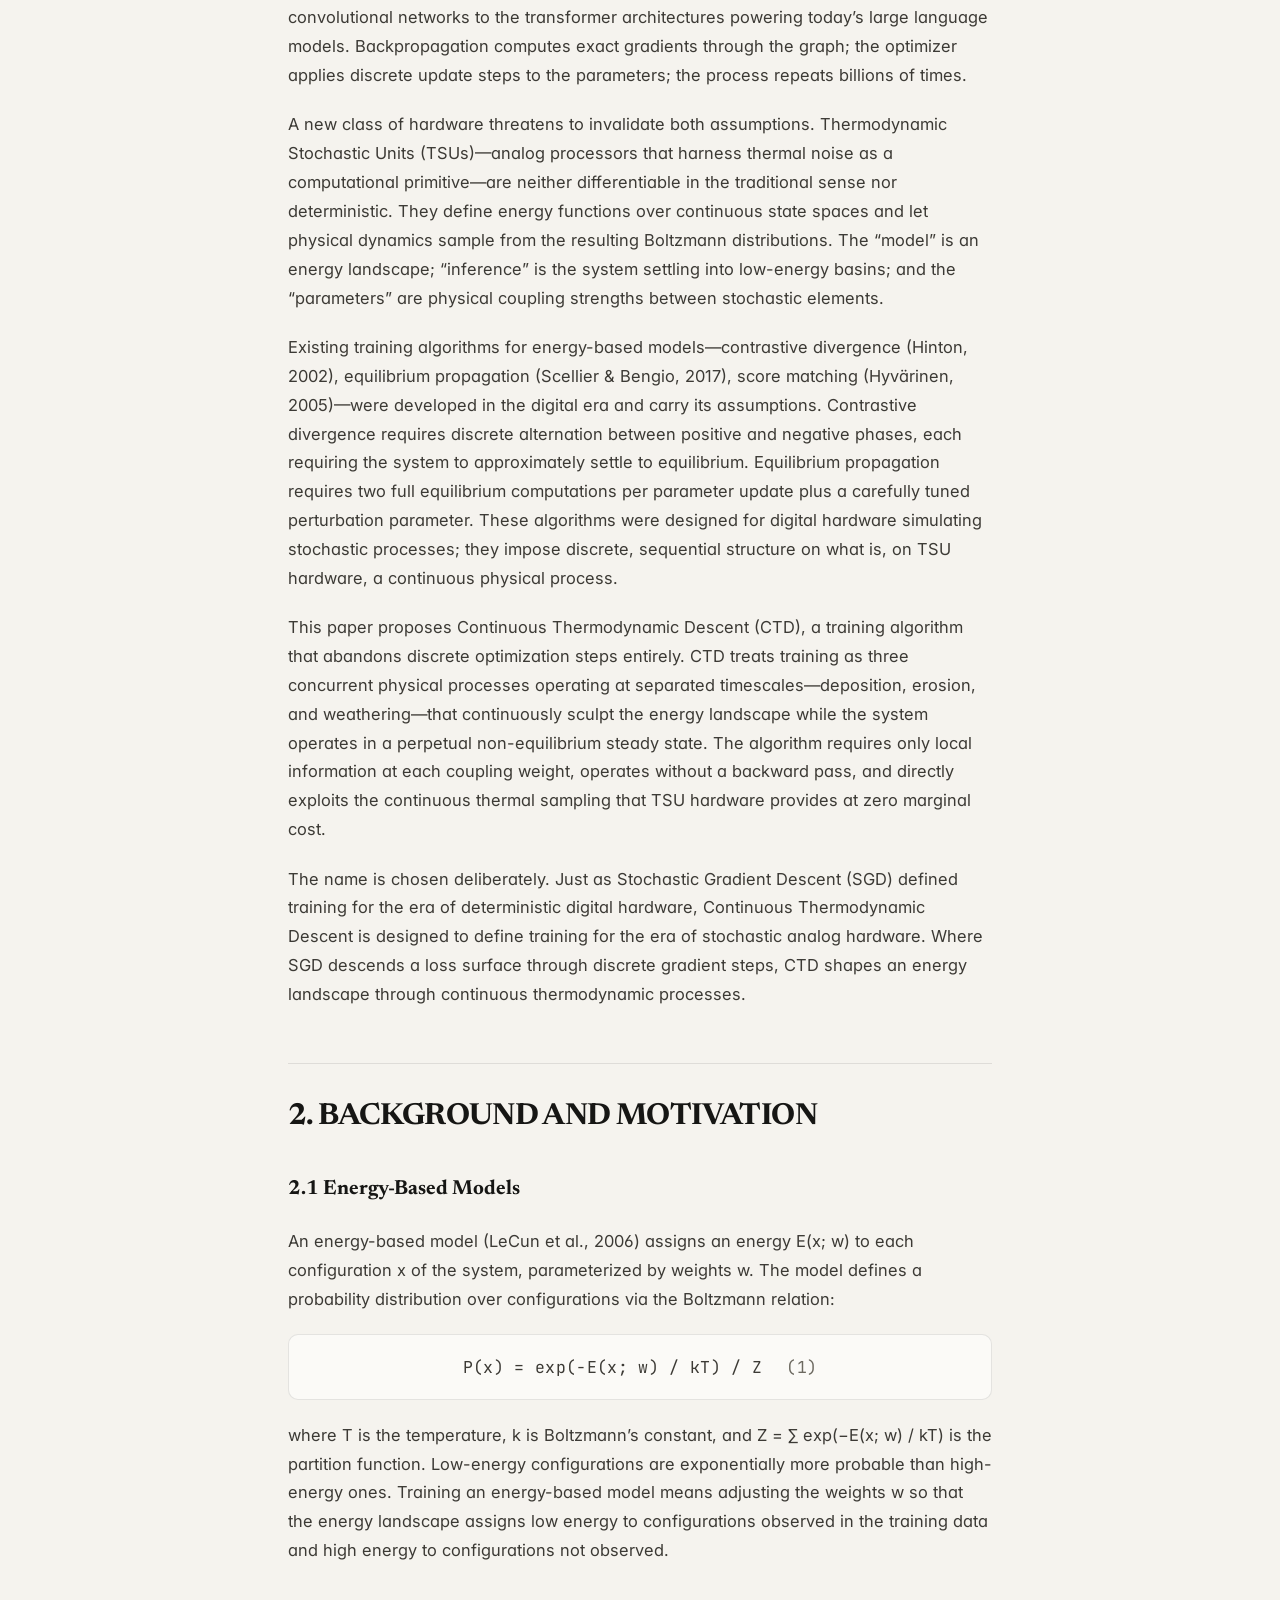
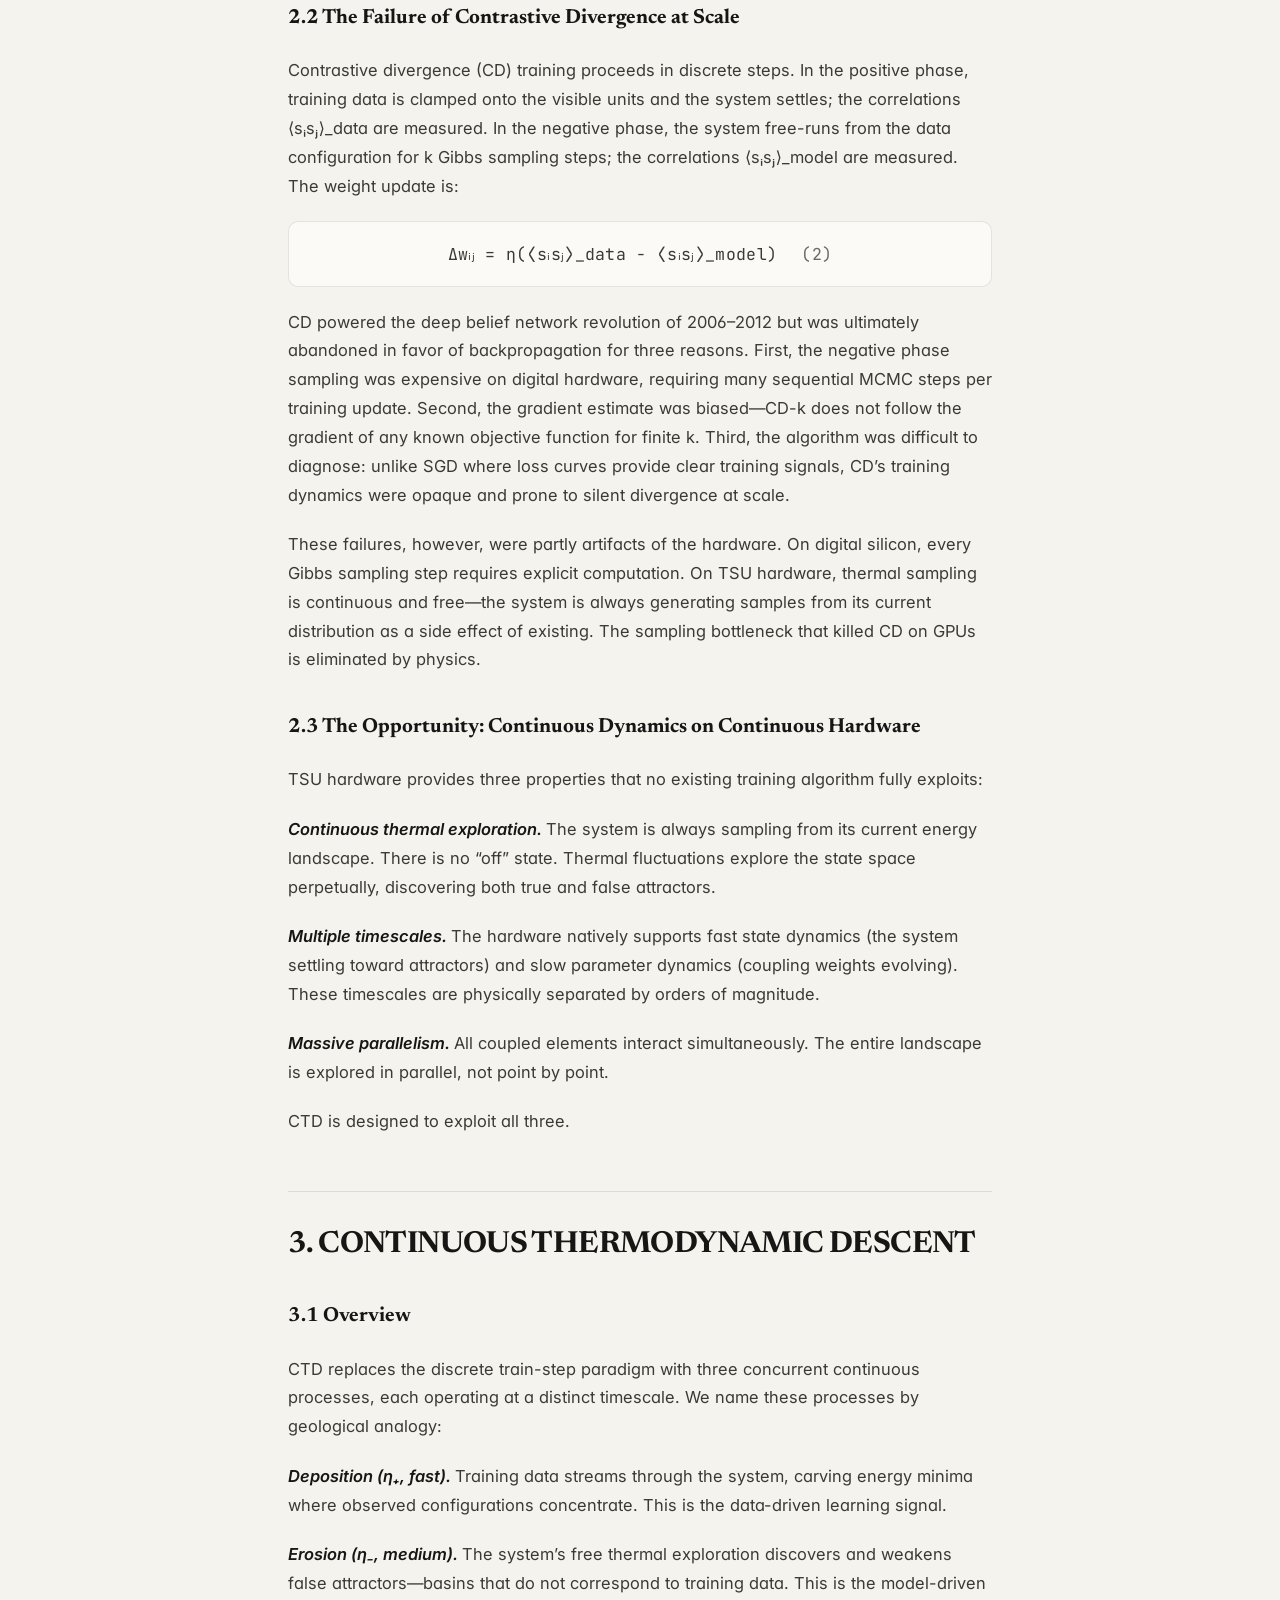
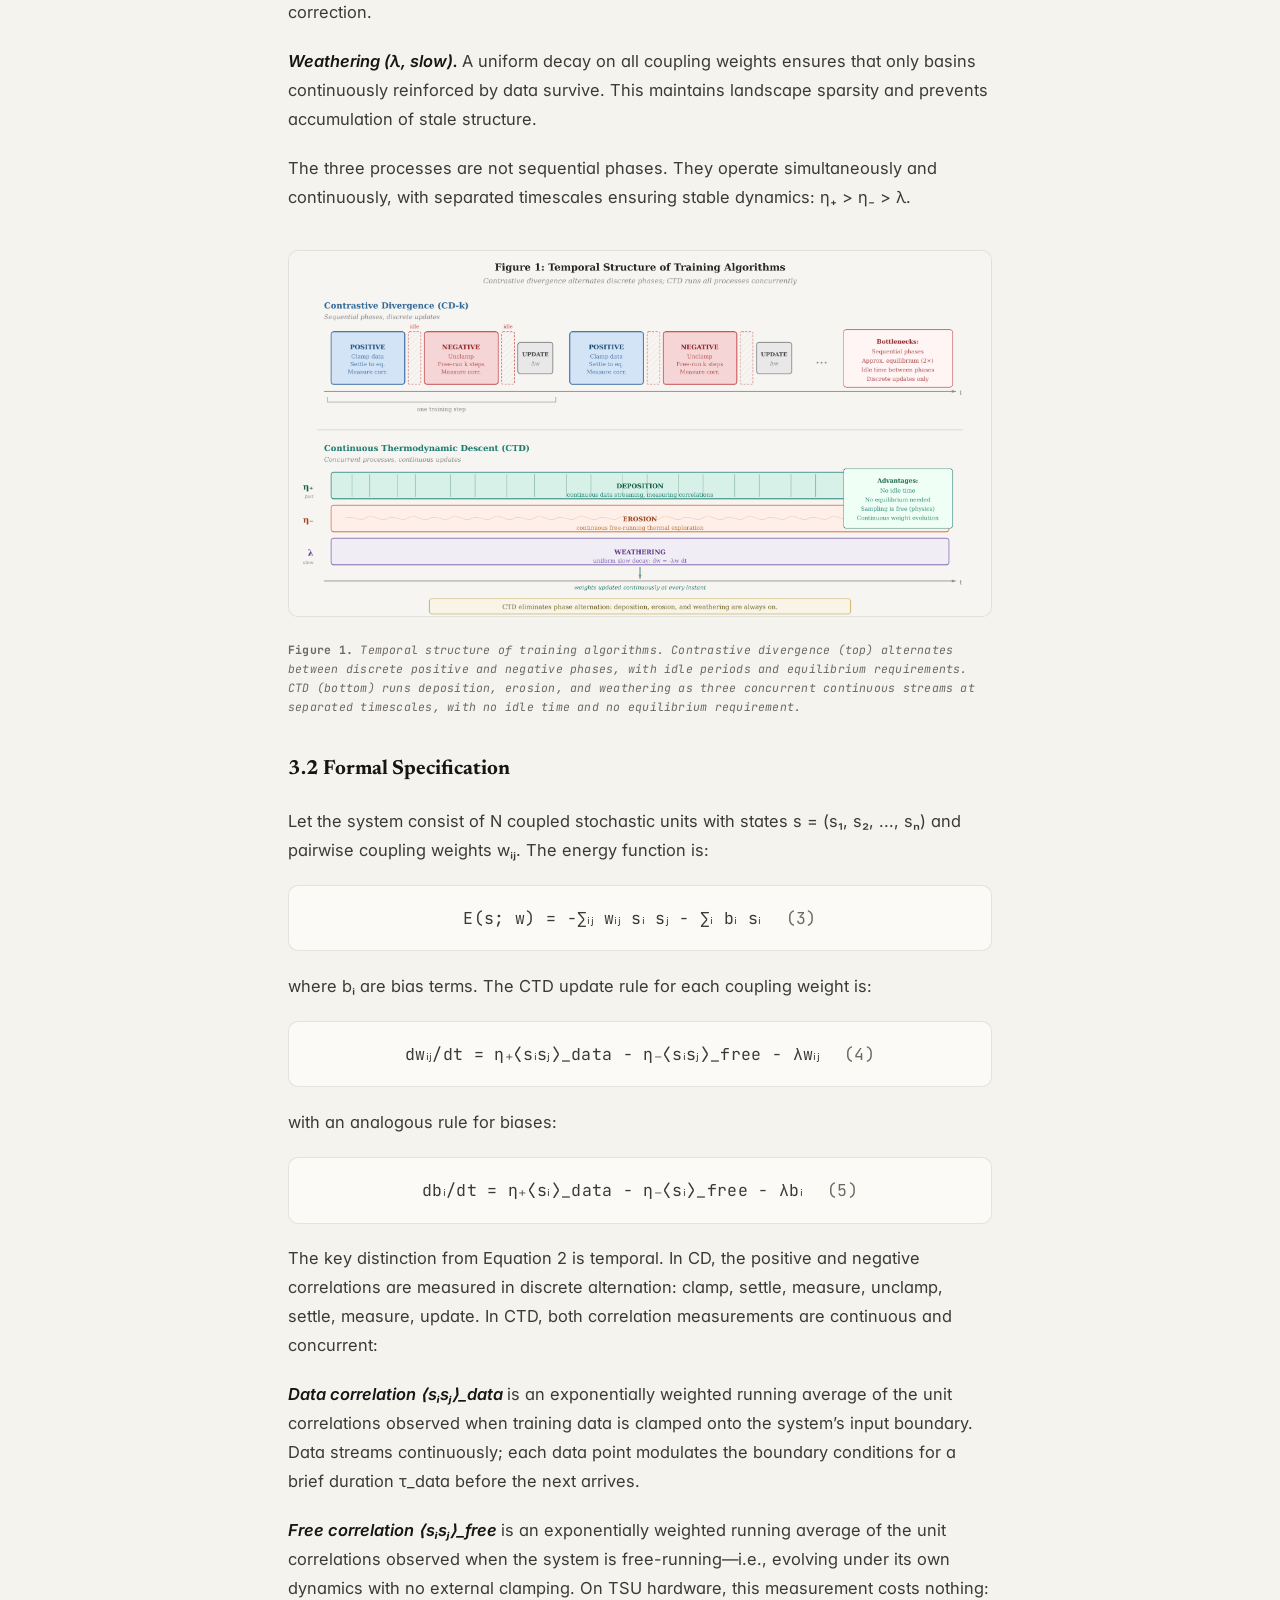
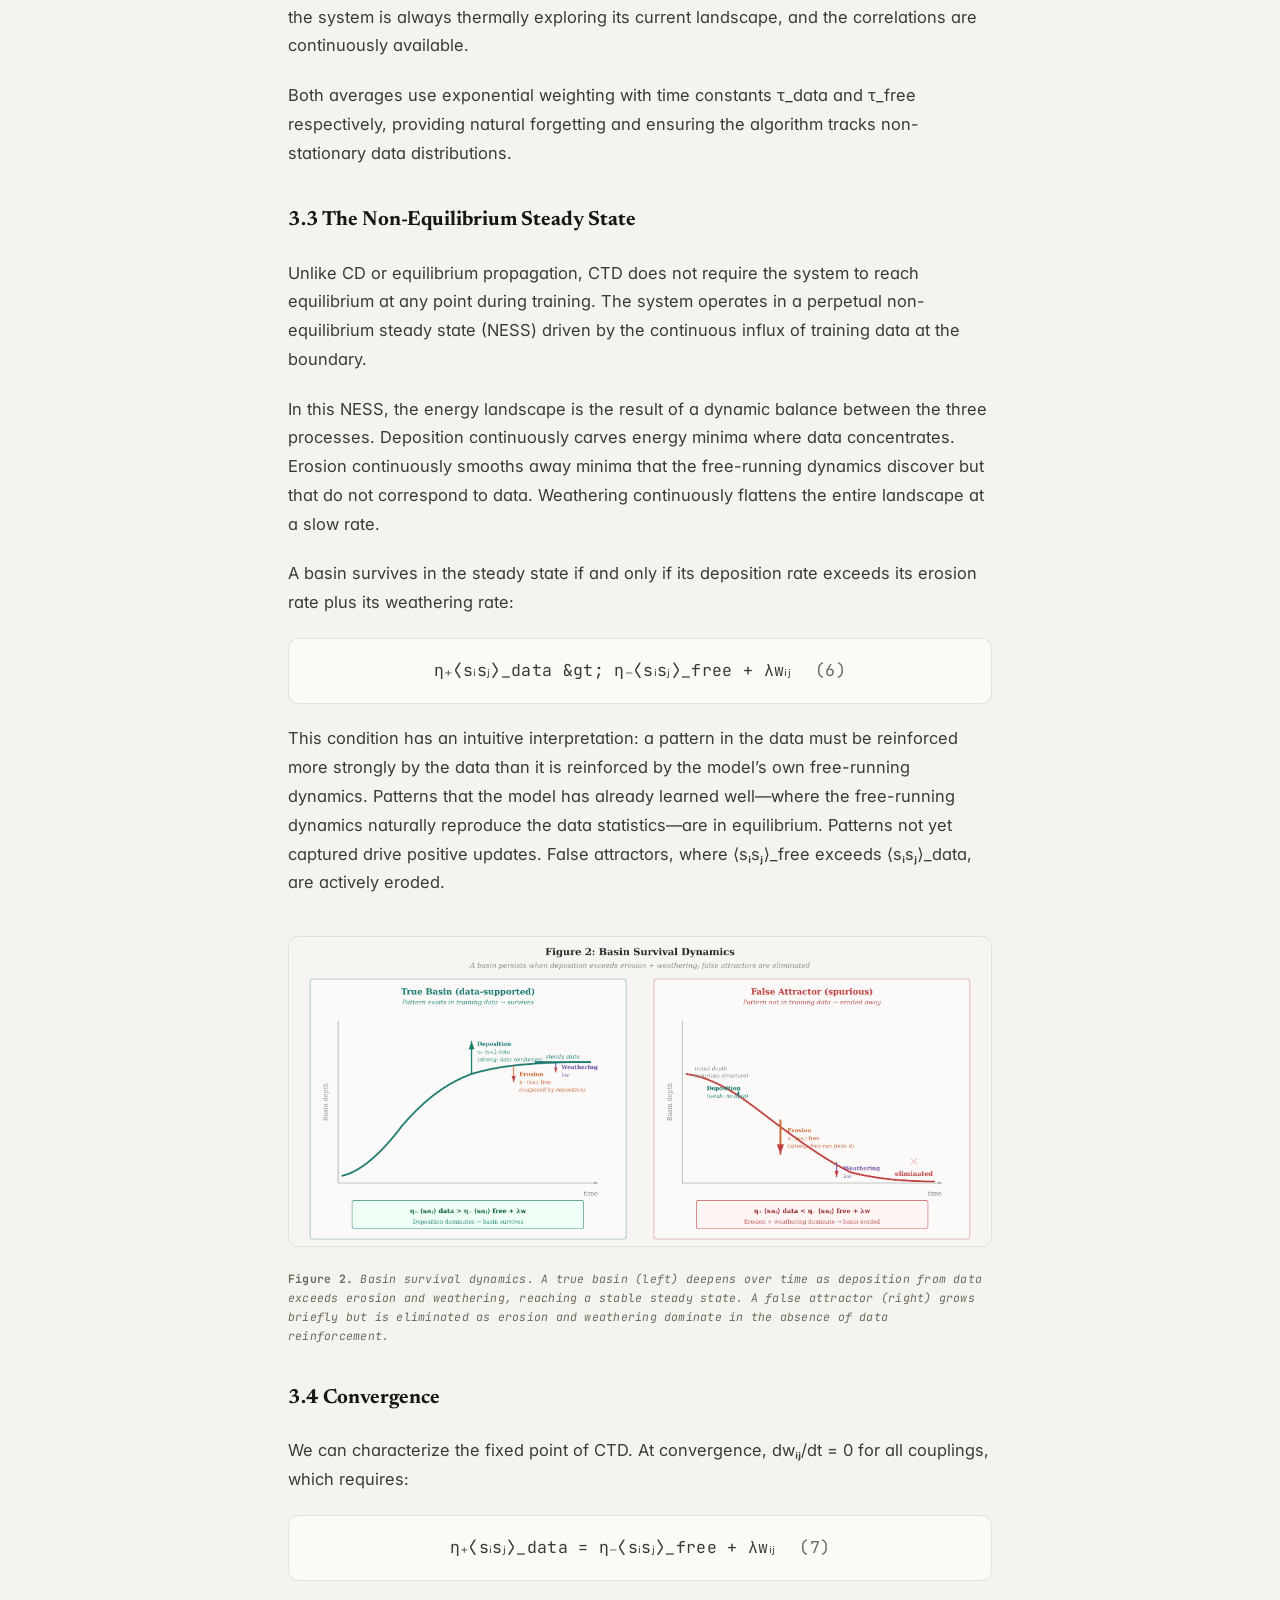
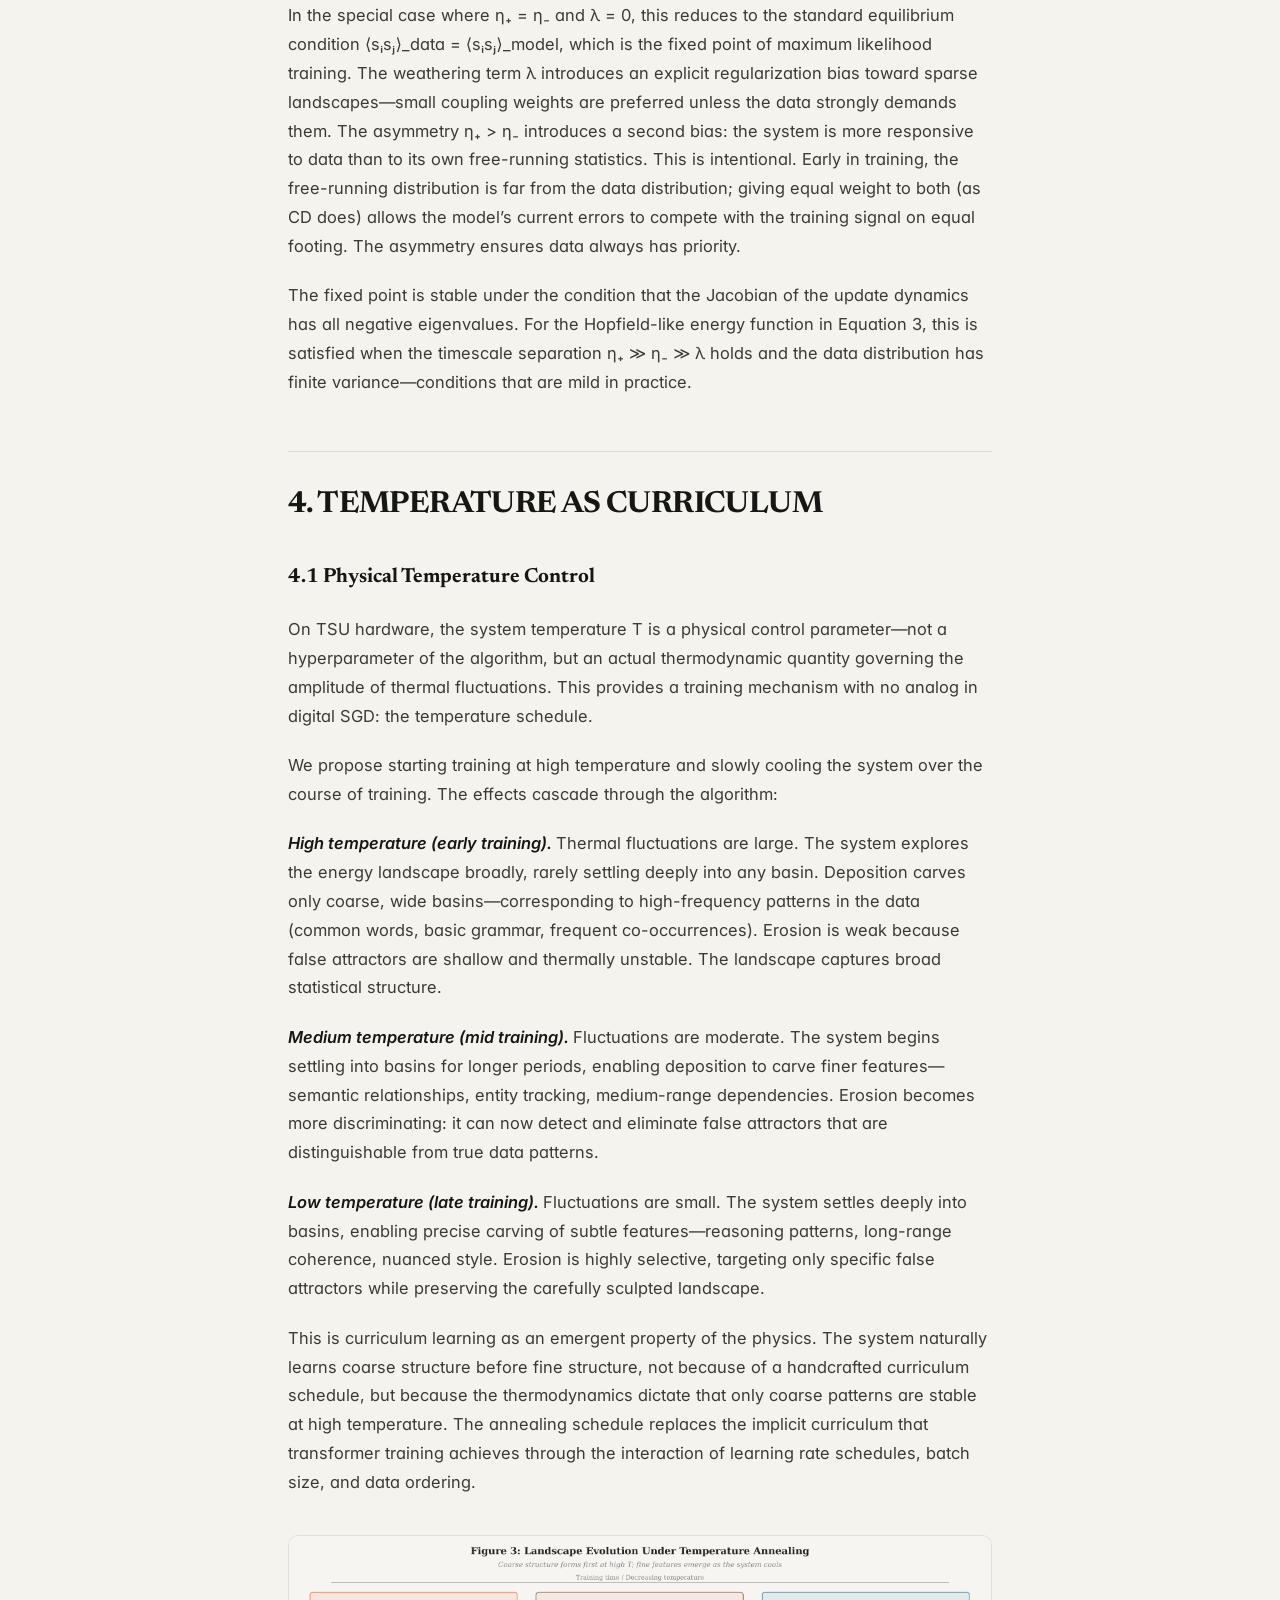
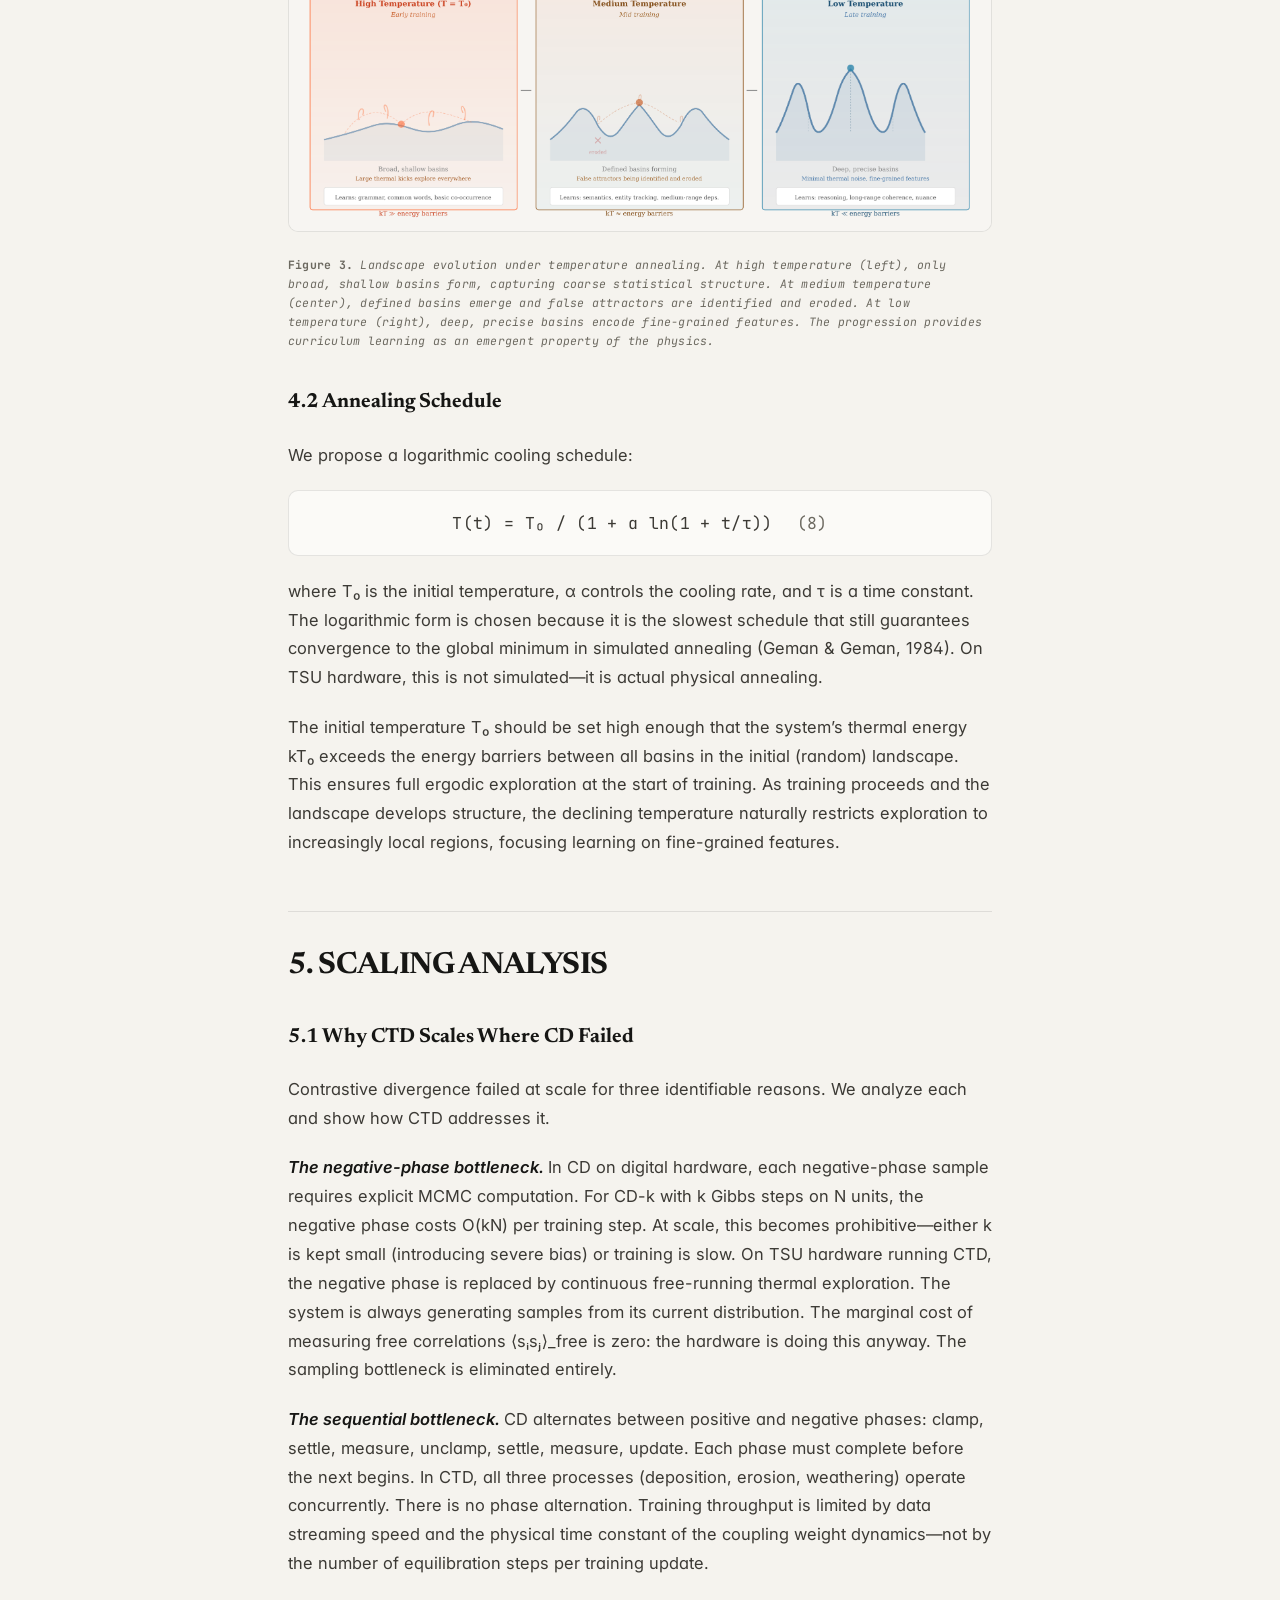
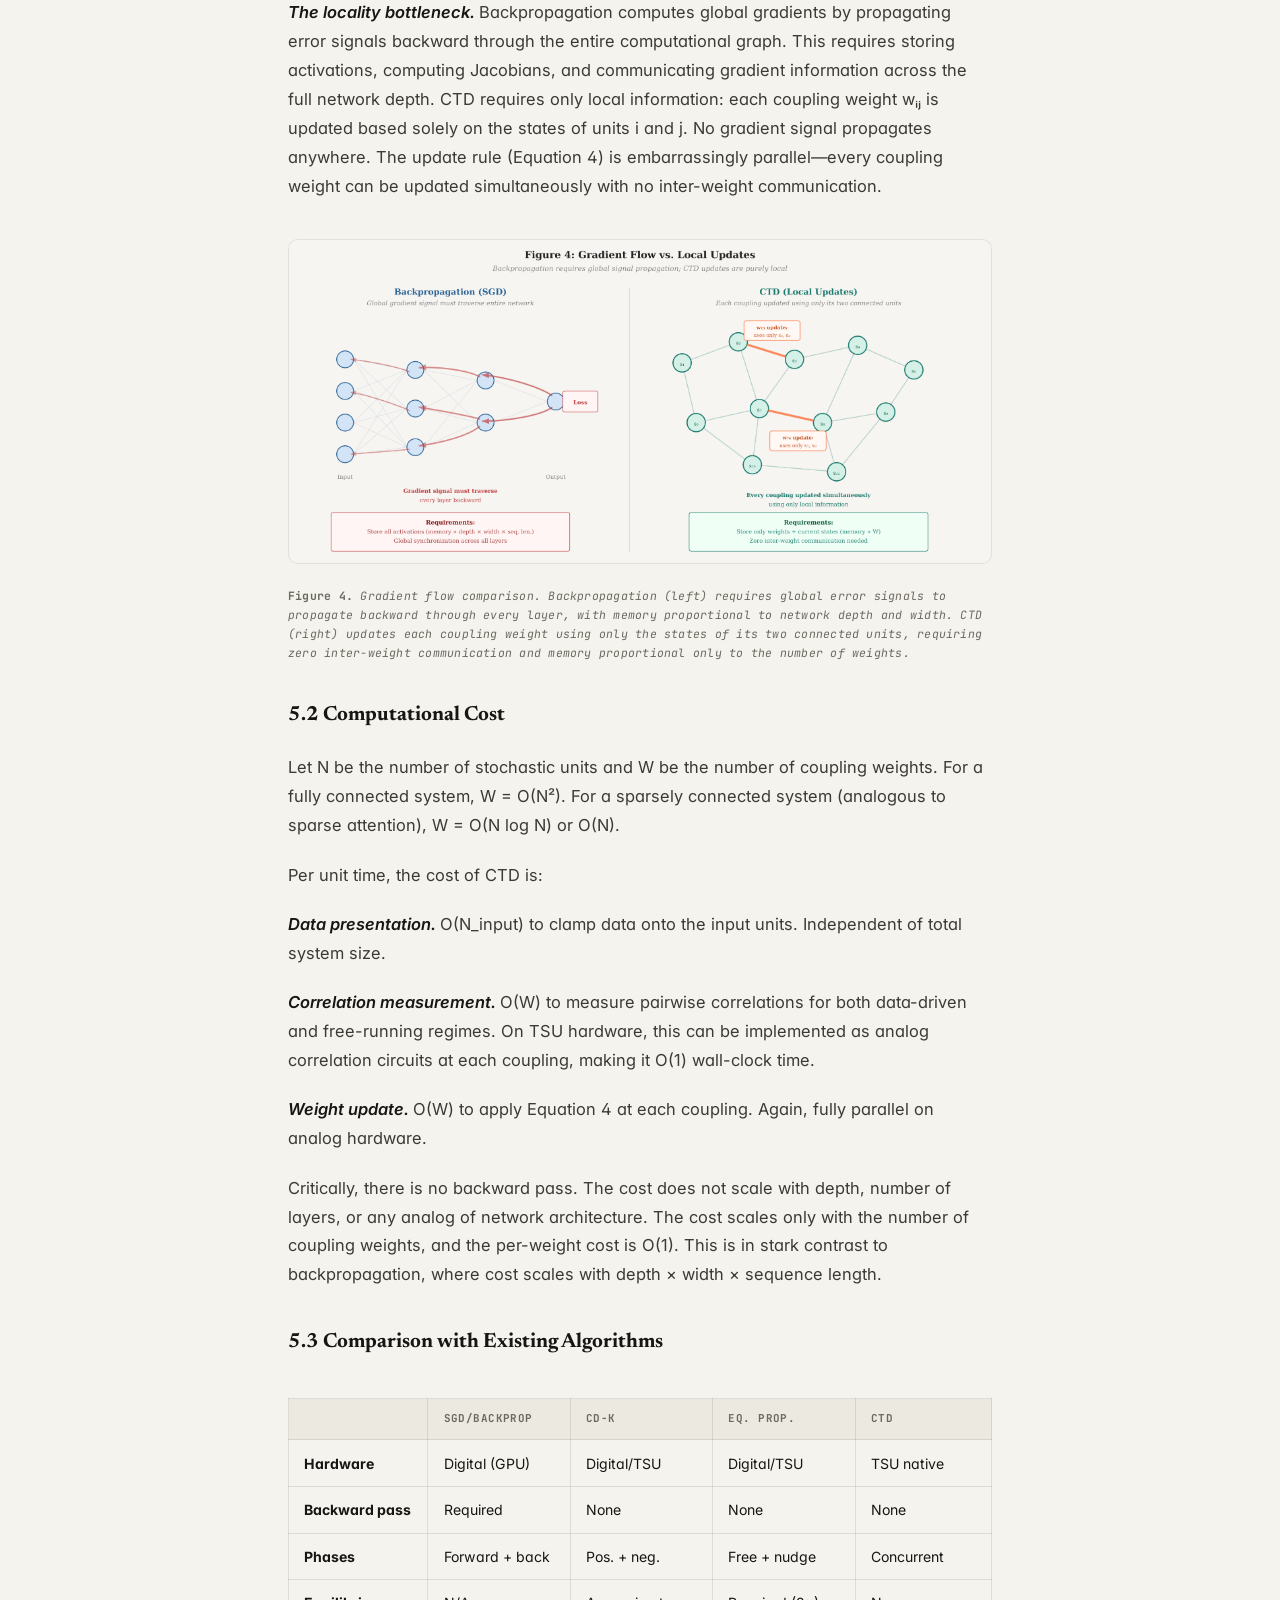
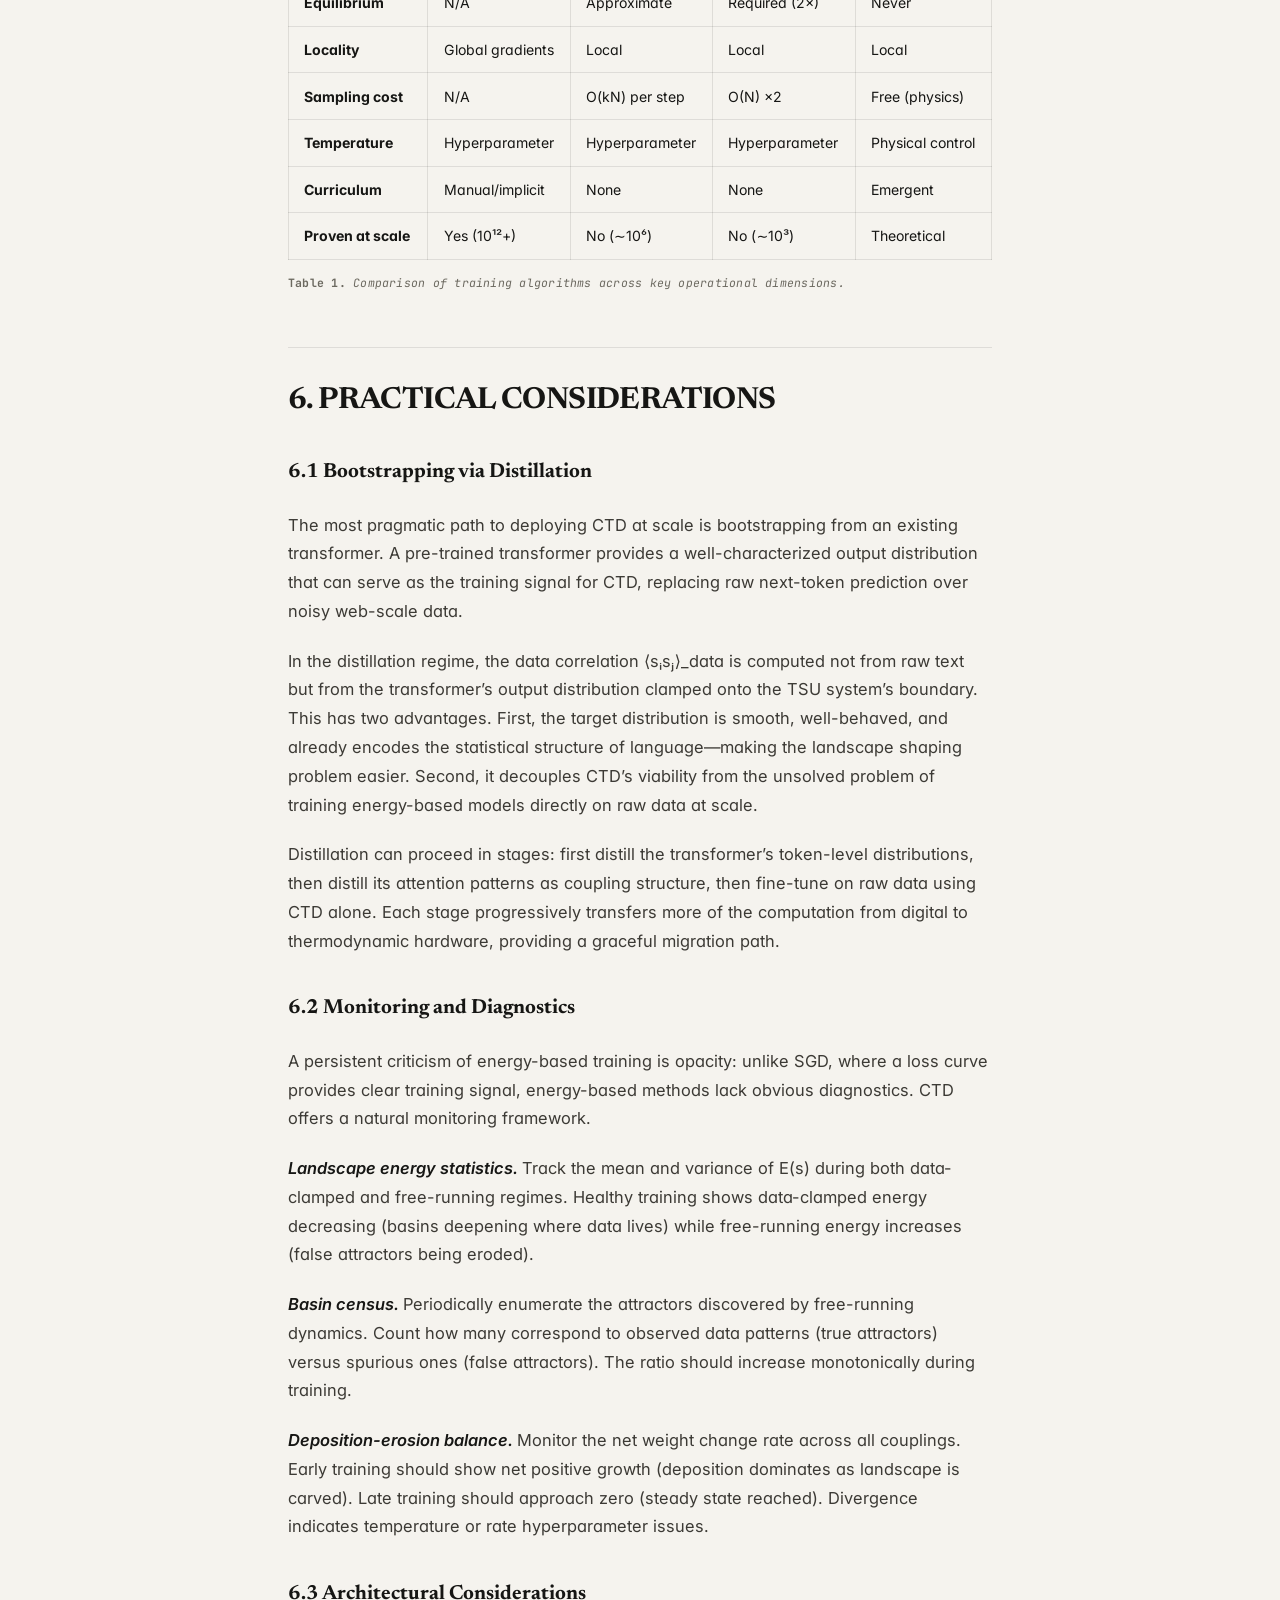
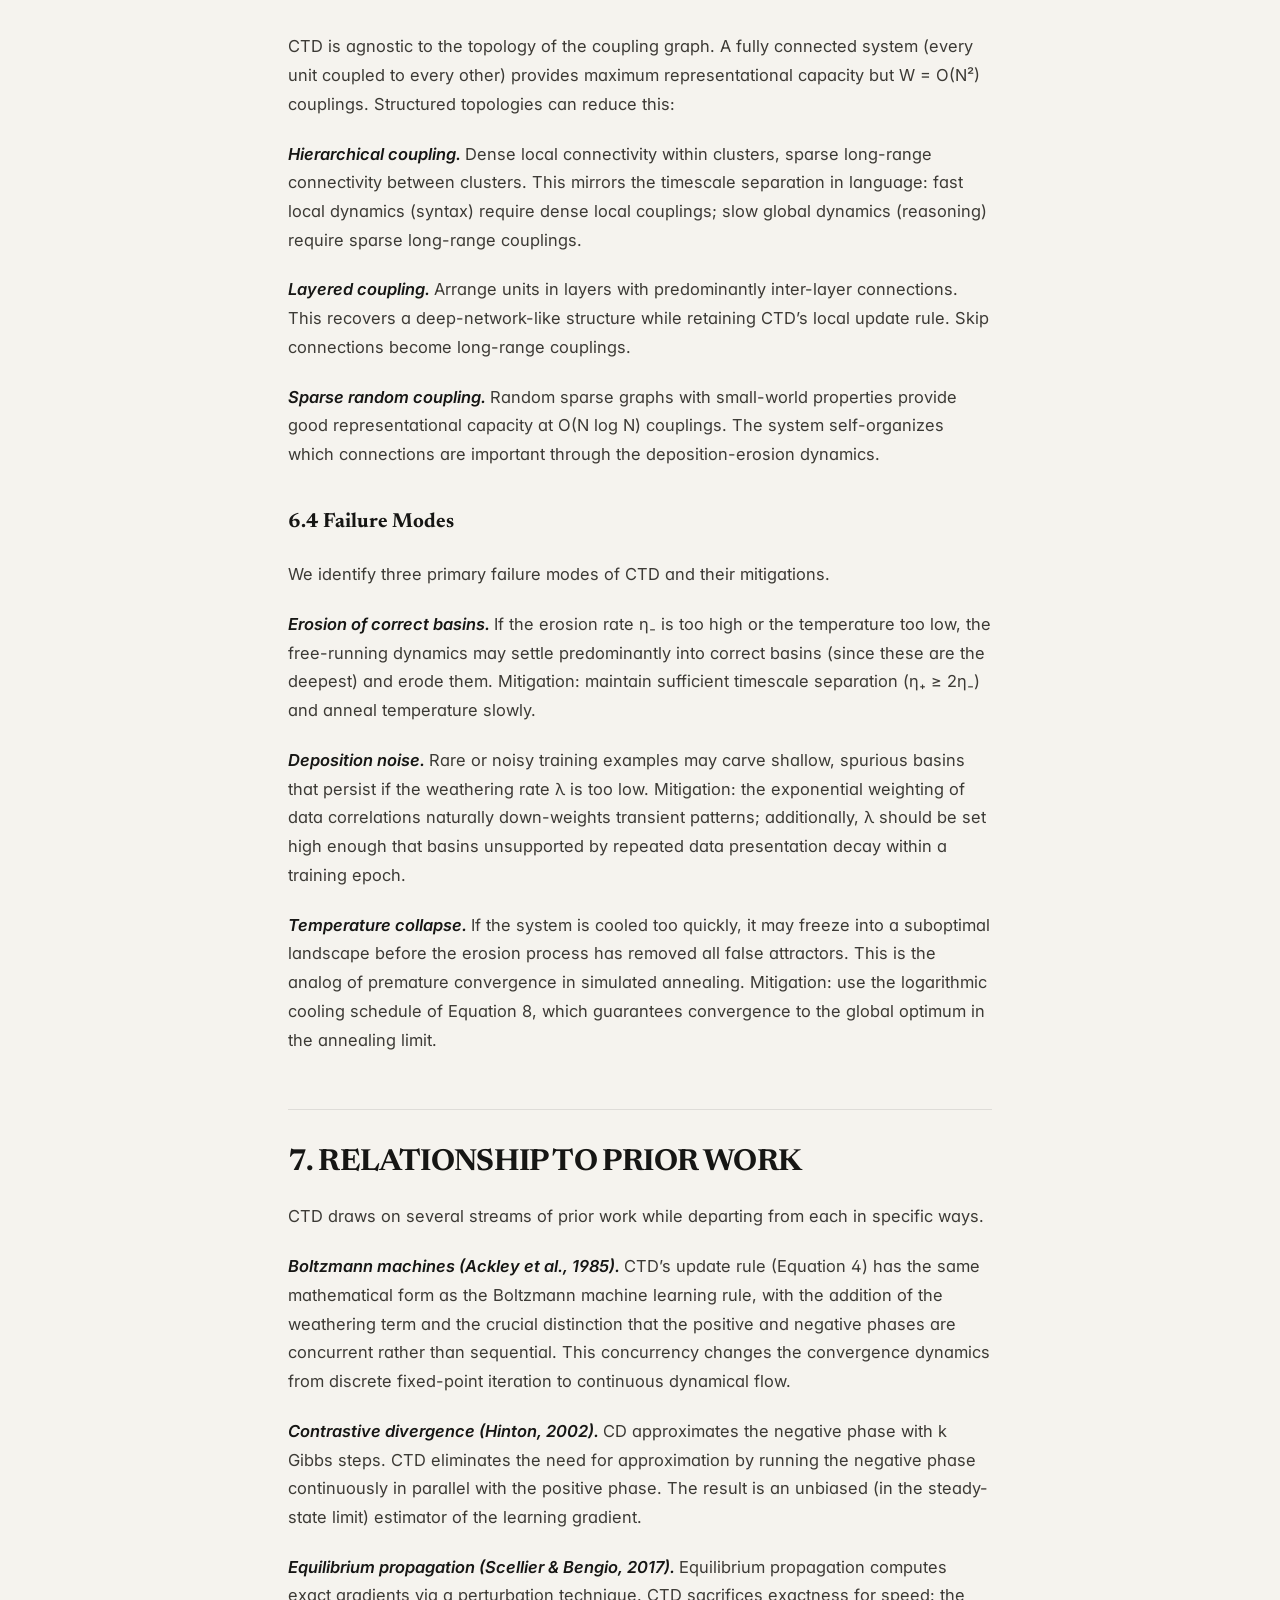
<file: papers/continuous-thermodynamic-descent.html>
<!doctype html>
<html lang="en" data-theme="light">
<head>
  <meta charset="utf-8">
  <meta name="viewport" content="width=device-width, initial-scale=1">
  <title>Continuous Thermodynamic Descent — Benjamin Yi</title>
  <meta name="description" content="A gradient-free training algorithm for thermodynamic stochastic hardware by Benjamin Yi (Ben Yi): deposition, erosion, and weathering sculpt an energy landscape in perpetual non-equilibrium.">
  <link rel="canonical" href="https://benyi.ai/papers/continuous-thermodynamic-descent.html">
  <meta property="og:title" content="Continuous Thermodynamic Descent — Benjamin Yi">
  <meta property="og:description" content="A gradient-free training algorithm for thermodynamic stochastic hardware: deposition, erosion, and weathering sculpt an energy landscape in perpetual non-equilibrium.">
  <meta property="og:type" content="article">
  <meta property="og:url" content="https://benyi.ai/papers/continuous-thermodynamic-descent.html">
  <meta property="og:image" content="https://benyi.ai/papers/img/continuous-thermodynamic-descent-fig1.png">
  <meta name="twitter:card" content="summary_large_image">
  <meta name="theme-color" content="#f5f3ee">
  <script type="application/ld+json">
  {
    "@context": "https://schema.org",
    "@type": "ScholarlyArticle",
    "headline": "Continuous Thermodynamic Descent: A Non-Equilibrium Training Algorithm for Thermodynamic Stochastic Hardware",
    "datePublished": "2026-03-15",
    "url": "https://benyi.ai/papers/continuous-thermodynamic-descent.html",
    "image": "https://benyi.ai/papers/img/continuous-thermodynamic-descent-fig1.png",
    "author": { "@type": "Person", "@id": "https://benyi.ai/#person", "name": "Benjamin Yi", "alternateName": "Ben Yi", "url": "https://benyi.ai/" }
  }
  </script>
  <link rel="icon" href="/favicon.ico" sizes="any">
  <link rel="icon" type="image/svg+xml" href="/favicon.svg">
  <link rel="icon" type="image/png" sizes="48x48" href="/icon-48.png">
  <link rel="apple-touch-icon" href="/apple-touch-icon.png">
  <link rel="manifest" href="/site.webmanifest">
  <link rel="preconnect" href="https://fonts.googleapis.com">
  <link rel="preconnect" href="https://fonts.gstatic.com" crossorigin>
  <link href="https://fonts.googleapis.com/css2?family=Inter:wght@400;500;600&family=JetBrains+Mono:wght@400;500&family=Newsreader:ital,opsz,wght@0,6..72,300..600;1,6..72,300..500&display=swap" rel="stylesheet">
  <link rel="stylesheet" href="../styles.css">
  <link rel="stylesheet" href="paper.css">
  <script>
    (function () {
      document.documentElement.classList.add('js');
      try {
        var t = localStorage.getItem('theme');
        if (t !== 'dark' && t !== 'light') t = 'light';
        document.documentElement.dataset.theme = t;
      } catch (e) {}
    })();
  </script>
</head>
<body>
  <div class="noise" aria-hidden="true"></div>
  <header class="site-head">
    <a class="mark" href="../">Benjamin Yi</a>
    <nav class="site-nav mono" aria-label="Primary">
      <a href="../#writing">&larr; All writing</a>
    </nav>
    <button id="themeToggle" class="theme-toggle mono" type="button" aria-label="Switch color theme">
      <span class="theme-toggle__dark">DARK</span><span class="theme-toggle__light">LIGHT</span>
    </button>
  </header>
  <main class="paper">
    <p class="eyebrow mono"><span class="pulse" aria-hidden="true"></span> RESEARCH · MARCH 2026 · BENJAMIN YI</p>
    <h1 class="paper__title">Continuous Thermodynamic Descent: A Non-Equilibrium Training Algorithm for Thermodynamic Stochastic Hardware</h1>
    <p class="paper__byline mono">BENJAMIN YI · <a href="continuous-thermodynamic-descent.docx" download>DOWNLOAD (.DOCX)</a></p>
<h2 class="paper__h2">Abstract</h2>
<p class="paper__abstract">We propose Continuous Thermodynamic Descent (CTD), a training algorithm designed for thermodynamic stochastic hardware that replaces the discrete optimization steps of backpropagation and contrastive divergence with three concurrent, continuous physical processes operating at separated timescales. Drawing an analogy to geological landscape formation, CTD simultaneously deposits energy minima where training data concentrates (deposition), erodes false attractors discovered through the hardware’s native thermal exploration (erosion), and applies uniform decay to maintain landscape sparsity (weathering). The resulting update rule—dwᵢⱼ/dt = η₊⟨sᵢsⱼ⟩_data − η₋⟨sᵢsⱼ⟩_free − λwᵢⱼ—requires only local information, operates without a backward pass, and exploits the continuous thermal sampling that stochastic hardware provides for free. Unlike contrastive divergence, CTD never requires the system to reach equilibrium; unlike equilibrium propagation, it imposes no perturbation schedule. The system operates in a perpetual non-equilibrium steady state where the surviving energy landscape is, at every moment, the best available model of the data distribution. We analyze convergence properties, derive conditions under which CTD recovers the data distribution, propose a physical temperature annealing schedule that provides curriculum learning as an emergent property, and discuss the scaling characteristics that may make CTD viable at the billion-parameter scale where previous energy-based training methods have failed.</p>
<p class="paper__keywords mono"><strong>Keywords: </strong><em>training algorithms, thermodynamic computing, energy-based models, non-equilibrium dynamics, stochastic hardware, contrastive divergence, landscape shaping</em></p>
<h2 class="paper__h2"><strong>1. INTRODUCTION</strong></h2>
<p>The dominant training paradigm in modern machine learning—stochastic gradient descent (SGD) and its variants—is built on two assumptions: that the model is a differentiable computational graph, and that the hardware executing the computation is deterministic. These assumptions have held for the entire deep learning era, from early convolutional networks to the transformer architectures powering today’s large language models. Backpropagation computes exact gradients through the graph; the optimizer applies discrete update steps to the parameters; the process repeats billions of times.</p>
<p>A new class of hardware threatens to invalidate both assumptions. Thermodynamic Stochastic Units (TSUs)—analog processors that harness thermal noise as a computational primitive—are neither differentiable in the traditional sense nor deterministic. They define energy functions over continuous state spaces and let physical dynamics sample from the resulting Boltzmann distributions. The “model” is an energy landscape; “inference” is the system settling into low-energy basins; and the “parameters” are physical coupling strengths between stochastic elements.</p>
<p>Existing training algorithms for energy-based models—contrastive divergence (Hinton, 2002), equilibrium propagation (Scellier &amp; Bengio, 2017), score matching (Hyvärinen, 2005)—were developed in the digital era and carry its assumptions. Contrastive divergence requires discrete alternation between positive and negative phases, each requiring the system to approximately settle to equilibrium. Equilibrium propagation requires two full equilibrium computations per parameter update plus a carefully tuned perturbation parameter. These algorithms were designed for digital hardware simulating stochastic processes; they impose discrete, sequential structure on what is, on TSU hardware, a continuous physical process.</p>
<p>This paper proposes Continuous Thermodynamic Descent (CTD), a training algorithm that abandons discrete optimization steps entirely. CTD treats training as three concurrent physical processes operating at separated timescales—deposition, erosion, and weathering—that continuously sculpt the energy landscape while the system operates in a perpetual non-equilibrium steady state. The algorithm requires only local information at each coupling weight, operates without a backward pass, and directly exploits the continuous thermal sampling that TSU hardware provides at zero marginal cost.</p>
<p>The name is chosen deliberately. Just as Stochastic Gradient Descent (SGD) defined training for the era of deterministic digital hardware, Continuous Thermodynamic Descent is designed to define training for the era of stochastic analog hardware. Where SGD descends a loss surface through discrete gradient steps, CTD shapes an energy landscape through continuous thermodynamic processes.</p>
<h2 class="paper__h2"><strong>2. BACKGROUND AND MOTIVATION</strong></h2>
<h3 class="paper__h3"><strong>2.1 Energy-Based Models</strong></h3>
<p>An energy-based model (LeCun et al., 2006) assigns an energy E(x; w) to each configuration x of the system, parameterized by weights w. The model defines a probability distribution over configurations via the Boltzmann relation:</p>
<p class="paper__eq mono"><span>P(x) = exp(−E(x; w) / kT) / Z</span><span class="paper__eqno">(1)</span></p>
<p>where T is the temperature, k is Boltzmann’s constant, and Z = ∑ exp(−E(x; w) / kT) is the partition function. Low-energy configurations are exponentially more probable than high-energy ones. Training an energy-based model means adjusting the weights w so that the energy landscape assigns low energy to configurations observed in the training data and high energy to configurations not observed.</p>
<h3 class="paper__h3"><strong>2.2 The Failure of Contrastive Divergence at Scale</strong></h3>
<p>Contrastive divergence (CD) training proceeds in discrete steps. In the positive phase, training data is clamped onto the visible units and the system settles; the correlations ⟨sᵢsⱼ⟩_data are measured. In the negative phase, the system free-runs from the data configuration for k Gibbs sampling steps; the correlations ⟨sᵢsⱼ⟩_model are measured. The weight update is:</p>
<p class="paper__eq mono"><span>Δwᵢⱼ = η(⟨sᵢsⱼ⟩_data − ⟨sᵢsⱼ⟩_model)</span><span class="paper__eqno">(2)</span></p>
<p>CD powered the deep belief network revolution of 2006–2012 but was ultimately abandoned in favor of backpropagation for three reasons. First, the negative phase sampling was expensive on digital hardware, requiring many sequential MCMC steps per training update. Second, the gradient estimate was biased—CD-k does not follow the gradient of any known objective function for finite k. Third, the algorithm was difficult to diagnose: unlike SGD where loss curves provide clear training signals, CD’s training dynamics were opaque and prone to silent divergence at scale.</p>
<p>These failures, however, were partly artifacts of the hardware. On digital silicon, every Gibbs sampling step requires explicit computation. On TSU hardware, thermal sampling is continuous and free—the system is always generating samples from its current distribution as a side effect of existing. The sampling bottleneck that killed CD on GPUs is eliminated by physics.</p>
<h3 class="paper__h3"><strong>2.3 The Opportunity: Continuous Dynamics on Continuous Hardware</strong></h3>
<p>TSU hardware provides three properties that no existing training algorithm fully exploits:</p>
<p><em><strong>Continuous thermal exploration.  </strong></em>The system is always sampling from its current energy landscape. There is no “off” state. Thermal fluctuations explore the state space perpetually, discovering both true and false attractors.</p>
<p><em><strong>Multiple timescales.  </strong></em>The hardware natively supports fast state dynamics (the system settling toward attractors) and slow parameter dynamics (coupling weights evolving). These timescales are physically separated by orders of magnitude.</p>
<p><em><strong>Massive parallelism.  </strong></em>All coupled elements interact simultaneously. The entire landscape is explored in parallel, not point by point.</p>
<p>CTD is designed to exploit all three.</p>
<h2 class="paper__h2"><strong>3. CONTINUOUS THERMODYNAMIC DESCENT</strong></h2>
<h3 class="paper__h3"><strong>3.1 Overview</strong></h3>
<p>CTD replaces the discrete train-step paradigm with three concurrent continuous processes, each operating at a distinct timescale. We name these processes by geological analogy:</p>
<p><em><strong>Deposition (η₊, fast).  </strong></em>Training data streams through the system, carving energy minima where observed configurations concentrate. This is the data-driven learning signal.</p>
<p><em><strong>Erosion (η₋, medium).  </strong></em>The system’s free thermal exploration discovers and weakens false attractors—basins that do not correspond to training data. This is the model-driven correction.</p>
<p><em><strong>Weathering (λ, slow).  </strong></em>A uniform decay on all coupling weights ensures that only basins continuously reinforced by data survive. This maintains landscape sparsity and prevents accumulation of stale structure.</p>
<p>The three processes are not sequential phases. They operate simultaneously and continuously, with separated timescales ensuring stable dynamics: η₊ &gt; η₋ &gt; λ.</p>
<figure class="paper__fig">
<img src="img/continuous-thermodynamic-descent-fig1.png" alt="Figure 1. Temporal structure of training algorithms. Contrastive divergence (top) alternates between discrete positive and negative phases, with idle periods an" loading="lazy">
<figcaption class="mono"><strong>Figure 1. </strong><em>Temporal structure of training algorithms. Contrastive divergence (top) alternates between discrete positive and negative phases, with idle periods and equilibrium requirements. CTD (bottom) runs deposition, erosion, and weathering as three concurrent continuous streams at separated timescales, with no idle time and no equilibrium requirement.</em></figcaption>
</figure>
<h3 class="paper__h3"><strong>3.2 Formal Specification</strong></h3>
<p>Let the system consist of N coupled stochastic units with states s = (s₁, s₂, ..., sₙ) and pairwise coupling weights wᵢⱼ. The energy function is:</p>
<p class="paper__eq mono"><span>E(s; w) = −∑ᵢⱼ wᵢⱼ sᵢ sⱼ − ∑ᵢ bᵢ sᵢ</span><span class="paper__eqno">(3)</span></p>
<p>where bᵢ are bias terms. The CTD update rule for each coupling weight is:</p>
<p class="paper__eq mono"><span>dwᵢⱼ/dt = η₊⟨sᵢsⱼ⟩_data − η₋⟨sᵢsⱼ⟩_free − λwᵢⱼ</span><span class="paper__eqno">(4)</span></p>
<p>with an analogous rule for biases:</p>
<p class="paper__eq mono"><span>dbᵢ/dt = η₊⟨sᵢ⟩_data − η₋⟨sᵢ⟩_free − λbᵢ</span><span class="paper__eqno">(5)</span></p>
<p>The key distinction from Equation 2 is temporal. In CD, the positive and negative correlations are measured in discrete alternation: clamp, settle, measure, unclamp, settle, measure, update. In CTD, both correlation measurements are continuous and concurrent:</p>
<p><em><strong>Data correlation ⟨</strong></em><em><strong>sᵢs</strong></em><em><strong>ⱼ⟩_</strong></em><em><strong>data  </strong></em>is an exponentially weighted running average of the unit correlations observed when training data is clamped onto the system’s input boundary. Data streams continuously; each data point modulates the boundary conditions for a brief duration τ_data before the next arrives.</p>
<p><em><strong>Free correlation ⟨</strong></em><em><strong>sᵢs</strong></em><em><strong>ⱼ⟩_</strong></em><em><strong>free  </strong></em>is an exponentially weighted running average of the unit correlations observed when the system is free-running—i.e., evolving under its own dynamics with no external clamping. On TSU hardware, this measurement costs nothing: the system is always thermally exploring its current landscape, and the correlations are continuously available.</p>
<p>Both averages use exponential weighting with time constants τ_data and τ_free respectively, providing natural forgetting and ensuring the algorithm tracks non-stationary data distributions.</p>
<h3 class="paper__h3"><strong>3.3 The Non-Equilibrium Steady State</strong></h3>
<p>Unlike CD or equilibrium propagation, CTD does not require the system to reach equilibrium at any point during training. The system operates in a perpetual non-equilibrium steady state (NESS) driven by the continuous influx of training data at the boundary.</p>
<p>In this NESS, the energy landscape is the result of a dynamic balance between the three processes. Deposition continuously carves energy minima where data concentrates. Erosion continuously smooths away minima that the free-running dynamics discover but that do not correspond to data. Weathering continuously flattens the entire landscape at a slow rate.</p>
<p>A basin survives in the steady state if and only if its deposition rate exceeds its erosion rate plus its weathering rate:</p>
<p class="paper__eq mono"><span>η₊⟨sᵢsⱼ⟩_data &amp;gt; η₋⟨sᵢsⱼ⟩_free + λwᵢⱼ</span><span class="paper__eqno">(6)</span></p>
<p>This condition has an intuitive interpretation: a pattern in the data must be reinforced more strongly by the data than it is reinforced by the model’s own free-running dynamics. Patterns that the model has already learned well—where the free-running dynamics naturally reproduce the data statistics—are in equilibrium. Patterns not yet captured drive positive updates. False attractors, where ⟨sᵢsⱼ⟩_free exceeds ⟨sᵢsⱼ⟩_data, are actively eroded.</p>
<figure class="paper__fig">
<img src="img/continuous-thermodynamic-descent-fig2.png" alt="Figure 2. Basin survival dynamics. A true basin (left) deepens over time as deposition from data exceeds erosion and weathering, reaching a stable steady state." loading="lazy">
<figcaption class="mono"><strong>Figure 2. </strong><em>Basin survival dynamics. A true basin (left) deepens over time as deposition from data exceeds erosion and weathering, reaching a stable steady state. A false attractor (right) grows briefly but is eliminated as erosion and weathering dominate in the absence of data reinforcement.</em></figcaption>
</figure>
<h3 class="paper__h3"><strong>3.4 Convergence</strong></h3>
<p>We can characterize the fixed point of CTD. At convergence, dwᵢⱼ/dt = 0 for all couplings, which requires:</p>
<p class="paper__eq mono"><span>η₊⟨sᵢsⱼ⟩_data = η₋⟨sᵢsⱼ⟩_free + λwᵢⱼ</span><span class="paper__eqno">(7)</span></p>
<p>In the special case where η₊ = η₋ and λ = 0, this reduces to the standard equilibrium condition ⟨sᵢsⱼ⟩_data = ⟨sᵢsⱼ⟩_model, which is the fixed point of maximum likelihood training. The weathering term λ introduces an explicit regularization bias toward sparse landscapes—small coupling weights are preferred unless the data strongly demands them. The asymmetry η₊ &gt; η₋ introduces a second bias: the system is more responsive to data than to its own free-running statistics. This is intentional. Early in training, the free-running distribution is far from the data distribution; giving equal weight to both (as CD does) allows the model’s current errors to compete with the training signal on equal footing. The asymmetry ensures data always has priority.</p>
<p>The fixed point is stable under the condition that the Jacobian of the update dynamics has all negative eigenvalues. For the Hopfield-like energy function in Equation 3, this is satisfied when the timescale separation η₊ ≫ η₋ ≫ λ holds and the data distribution has finite variance—conditions that are mild in practice.</p>
<h2 class="paper__h2"><strong>4. TEMPERATURE AS CURRICULUM</strong></h2>
<h3 class="paper__h3"><strong>4.1 Physical Temperature Control</strong></h3>
<p>On TSU hardware, the system temperature T is a physical control parameter—not a hyperparameter of the algorithm, but an actual thermodynamic quantity governing the amplitude of thermal fluctuations. This provides a training mechanism with no analog in digital SGD: the temperature schedule.</p>
<p>We propose starting training at high temperature and slowly cooling the system over the course of training. The effects cascade through the algorithm:</p>
<p><em><strong>High temperature (early training).  </strong></em>Thermal fluctuations are large. The system explores the energy landscape broadly, rarely settling deeply into any basin. Deposition carves only coarse, wide basins—corresponding to high-frequency patterns in the data (common words, basic grammar, frequent co-occurrences). Erosion is weak because false attractors are shallow and thermally unstable. The landscape captures broad statistical structure.</p>
<p><em><strong>Medium temperature (mid training).  </strong></em>Fluctuations are moderate. The system begins settling into basins for longer periods, enabling deposition to carve finer features—semantic relationships, entity tracking, medium-range dependencies. Erosion becomes more discriminating: it can now detect and eliminate false attractors that are distinguishable from true data patterns.</p>
<p><em><strong>Low temperature (late training).  </strong></em>Fluctuations are small. The system settles deeply into basins, enabling precise carving of subtle features—reasoning patterns, long-range coherence, nuanced style. Erosion is highly selective, targeting only specific false attractors while preserving the carefully sculpted landscape.</p>
<p>This is curriculum learning as an emergent property of the physics. The system naturally learns coarse structure before fine structure, not because of a handcrafted curriculum schedule, but because the thermodynamics dictate that only coarse patterns are stable at high temperature. The annealing schedule replaces the implicit curriculum that transformer training achieves through the interaction of learning rate schedules, batch size, and data ordering.</p>
<figure class="paper__fig">
<img src="img/continuous-thermodynamic-descent-fig3.png" alt="Figure 3. Landscape evolution under temperature annealing. At high temperature (left), only broad, shallow basins form, capturing coarse statistical structure. " loading="lazy">
<figcaption class="mono"><strong>Figure 3. </strong><em>Landscape evolution under temperature annealing. At high temperature (left), only broad, shallow basins form, capturing coarse statistical structure. At medium temperature (center), defined basins emerge and false attractors are identified and eroded. At low temperature (right), deep, precise basins encode fine-grained features. The progression provides curriculum learning as an emergent property of the physics.</em></figcaption>
</figure>
<h3 class="paper__h3"><strong>4.2 Annealing Schedule</strong></h3>
<p>We propose a logarithmic cooling schedule:</p>
<p class="paper__eq mono"><span>T(t) = T₀ / (1 + α ln(1 + t/τ))</span><span class="paper__eqno">(8)</span></p>
<p>where T₀ is the initial temperature, α controls the cooling rate, and τ is a time constant. The logarithmic form is chosen because it is the slowest schedule that still guarantees convergence to the global minimum in simulated annealing (Geman &amp; Geman, 1984). On TSU hardware, this is not simulated—it is actual physical annealing.</p>
<p>The initial temperature T₀ should be set high enough that the system’s thermal energy kT₀ exceeds the energy barriers between all basins in the initial (random) landscape. This ensures full ergodic exploration at the start of training. As training proceeds and the landscape develops structure, the declining temperature naturally restricts exploration to increasingly local regions, focusing learning on fine-grained features.</p>
<h2 class="paper__h2"><strong>5. SCALING ANALYSIS</strong></h2>
<h3 class="paper__h3"><strong>5.1 Why CTD Scales Where CD Failed</strong></h3>
<p>Contrastive divergence failed at scale for three identifiable reasons. We analyze each and show how CTD addresses it.</p>
<p><em><strong>The negative-phase bottleneck.  </strong></em>In CD on digital hardware, each negative-phase sample requires explicit MCMC computation. For CD-k with k Gibbs steps on N units, the negative phase costs O(kN) per training step. At scale, this becomes prohibitive—either k is kept small (introducing severe bias) or training is slow. On TSU hardware running CTD, the negative phase is replaced by continuous free-running thermal exploration. The system is always generating samples from its current distribution. The marginal cost of measuring free correlations ⟨sᵢsⱼ⟩_free is zero: the hardware is doing this anyway. The sampling bottleneck is eliminated entirely.</p>
<p><em><strong>The sequential bottleneck.  </strong></em>CD alternates between positive and negative phases: clamp, settle, measure, unclamp, settle, measure, update. Each phase must complete before the next begins. In CTD, all three processes (deposition, erosion, weathering) operate concurrently. There is no phase alternation. Training throughput is limited by data streaming speed and the physical time constant of the coupling weight dynamics—not by the number of equilibration steps per training update.</p>
<p><em><strong>The locality bottleneck.  </strong></em>Backpropagation computes global gradients by propagating error signals backward through the entire computational graph. This requires storing activations, computing Jacobians, and communicating gradient information across the full network depth. CTD requires only local information: each coupling weight wᵢⱼ is updated based solely on the states of units i and j. No gradient signal propagates anywhere. The update rule (Equation 4) is embarrassingly parallel—every coupling weight can be updated simultaneously with no inter-weight communication.</p>
<figure class="paper__fig">
<img src="img/continuous-thermodynamic-descent-fig4.png" alt="Figure 4. Gradient flow comparison. Backpropagation (left) requires global error signals to propagate backward through every layer, with memory proportional to " loading="lazy">
<figcaption class="mono"><strong>Figure 4. </strong><em>Gradient flow comparison. Backpropagation (left) requires global error signals to propagate backward through every layer, with memory proportional to network depth and width. CTD (right) updates each coupling weight using only the states of its two connected units, requiring zero inter-weight communication and memory proportional only to the number of weights.</em></figcaption>
</figure>
<h3 class="paper__h3"><strong>5.2 Computational Cost</strong></h3>
<p>Let N be the number of stochastic units and W be the number of coupling weights. For a fully connected system, W = O(N²). For a sparsely connected system (analogous to sparse attention), W = O(N log N) or O(N).</p>
<p>Per unit time, the cost of CTD is:</p>
<p><em><strong>Data presentation.  </strong></em>O(N_input) to clamp data onto the input units. Independent of total system size.</p>
<p><em><strong>Correlation measurement.  </strong></em>O(W) to measure pairwise correlations for both data-driven and free-running regimes. On TSU hardware, this can be implemented as analog correlation circuits at each coupling, making it O(1) wall-clock time.</p>
<p><em><strong>Weight update.  </strong></em>O(W) to apply Equation 4 at each coupling. Again, fully parallel on analog hardware.</p>
<p>Critically, there is no backward pass. The cost does not scale with depth, number of layers, or any analog of network architecture. The cost scales only with the number of coupling weights, and the per-weight cost is O(1). This is in stark contrast to backpropagation, where cost scales with depth × width × sequence length.</p>
<h3 class="paper__h3"><strong>5.3 Comparison with Existing Algorithms</strong></h3>
<figure class="paper__tablewrap"><table class="paper__table">
<thead><tr><th><span class="visually-hidden">Dimension</span></th><th><strong>SGD/Backprop</strong></th><th><strong>CD-k</strong></th><th><strong>Eq. Prop.</strong></th><th><strong>CTD</strong></th></tr></thead><tbody>
<tr><th scope="row"><strong>Hardware</strong></th><td>Digital (GPU)</td><td>Digital/TSU</td><td>Digital/TSU</td><td>TSU native</td></tr>
<tr><th scope="row"><strong>Backward pass</strong></th><td>Required</td><td>None</td><td>None</td><td>None</td></tr>
<tr><th scope="row"><strong>Phases</strong></th><td>Forward + back</td><td>Pos. + neg.</td><td>Free + nudge</td><td>Concurrent</td></tr>
<tr><th scope="row"><strong>Equilibrium</strong></th><td>N/A</td><td>Approximate</td><td>Required (2×)</td><td>Never</td></tr>
<tr><th scope="row"><strong>Locality</strong></th><td>Global gradients</td><td>Local</td><td>Local</td><td>Local</td></tr>
<tr><th scope="row"><strong>Sampling cost</strong></th><td>N/A</td><td>O(kN) per step</td><td>O(N) ×2</td><td>Free (physics)</td></tr>
<tr><th scope="row"><strong>Temperature</strong></th><td>Hyperparameter</td><td>Hyperparameter</td><td>Hyperparameter</td><td>Physical control</td></tr>
<tr><th scope="row"><strong>Curriculum</strong></th><td>Manual/implicit</td><td>None</td><td>None</td><td>Emergent</td></tr>
<tr><th scope="row"><strong>Proven at scale</strong></th><td>Yes (10¹²+)</td><td>No (∼10⁶)</td><td>No (∼10³)</td><td>Theoretical</td></tr>
</tbody></table>
<figcaption class="mono"><strong>Table 1. </strong><em>Comparison of training algorithms across key operational dimensions.</em></figcaption>
</figure>
<h2 class="paper__h2"><strong>6. PRACTICAL CONSIDERATIONS</strong></h2>
<h3 class="paper__h3"><strong>6.1 Bootstrapping via Distillation</strong></h3>
<p>The most pragmatic path to deploying CTD at scale is bootstrapping from an existing transformer. A pre-trained transformer provides a well-characterized output distribution that can serve as the training signal for CTD, replacing raw next-token prediction over noisy web-scale data.</p>
<p>In the distillation regime, the data correlation ⟨sᵢsⱼ⟩_data is computed not from raw text but from the transformer’s output distribution clamped onto the TSU system’s boundary. This has two advantages. First, the target distribution is smooth, well-behaved, and already encodes the statistical structure of language—making the landscape shaping problem easier. Second, it decouples CTD’s viability from the unsolved problem of training energy-based models directly on raw data at scale.</p>
<p>Distillation can proceed in stages: first distill the transformer’s token-level distributions, then distill its attention patterns as coupling structure, then fine-tune on raw data using CTD alone. Each stage progressively transfers more of the computation from digital to thermodynamic hardware, providing a graceful migration path.</p>
<h3 class="paper__h3"><strong>6.2 Monitoring and Diagnostics</strong></h3>
<p>A persistent criticism of energy-based training is opacity: unlike SGD, where a loss curve provides clear training signal, energy-based methods lack obvious diagnostics. CTD offers a natural monitoring framework.</p>
<p><em><strong>Landscape energy statistics.  </strong></em>Track the mean and variance of E(s) during both data-clamped and free-running regimes. Healthy training shows data-clamped energy decreasing (basins deepening where data lives) while free-running energy increases (false attractors being eroded).</p>
<p><em><strong>Basin census.  </strong></em>Periodically enumerate the attractors discovered by free-running dynamics. Count how many correspond to observed data patterns (true attractors) versus spurious ones (false attractors). The ratio should increase monotonically during training.</p>
<p><em><strong>Deposition-erosion balance.  </strong></em>Monitor the net weight change rate across all couplings. Early training should show net positive growth (deposition dominates as landscape is carved). Late training should approach zero (steady state reached). Divergence indicates temperature or rate hyperparameter issues.</p>
<h3 class="paper__h3"><strong>6.3 Architectural Considerations</strong></h3>
<p>CTD is agnostic to the topology of the coupling graph. A fully connected system (every unit coupled to every other) provides maximum representational capacity but W = O(N²) couplings. Structured topologies can reduce this:</p>
<p><em><strong>Hierarchical coupling.  </strong></em>Dense local connectivity within clusters, sparse long-range connectivity between clusters. This mirrors the timescale separation in language: fast local dynamics (syntax) require dense local couplings; slow global dynamics (reasoning) require sparse long-range couplings.</p>
<p><em><strong>Layered coupling.  </strong></em>Arrange units in layers with predominantly inter-layer connections. This recovers a deep-network-like structure while retaining CTD’s local update rule. Skip connections become long-range couplings.</p>
<p><em><strong>Sparse random coupling.  </strong></em>Random sparse graphs with small-world properties provide good representational capacity at O(N log N) couplings. The system self-organizes which connections are important through the deposition-erosion dynamics.</p>
<h3 class="paper__h3"><strong>6.4 Failure Modes</strong></h3>
<p>We identify three primary failure modes of CTD and their mitigations.</p>
<p><em><strong>Erosion of correct basins.  </strong></em>If the erosion rate η₋ is too high or the temperature too low, the free-running dynamics may settle predominantly into correct basins (since these are the deepest) and erode them. Mitigation: maintain sufficient timescale separation (η₊ ≥ 2η₋) and anneal temperature slowly.</p>
<p><em><strong>Deposition noise.  </strong></em>Rare or noisy training examples may carve shallow, spurious basins that persist if the weathering rate λ is too low. Mitigation: the exponential weighting of data correlations naturally down-weights transient patterns; additionally, λ should be set high enough that basins unsupported by repeated data presentation decay within a training epoch.</p>
<p><em><strong>Temperature collapse.  </strong></em>If the system is cooled too quickly, it may freeze into a suboptimal landscape before the erosion process has removed all false attractors. This is the analog of premature convergence in simulated annealing. Mitigation: use the logarithmic cooling schedule of Equation 8, which guarantees convergence to the global optimum in the annealing limit.</p>
<h2 class="paper__h2"><strong>7. RELATIONSHIP TO PRIOR WORK</strong></h2>
<p>CTD draws on several streams of prior work while departing from each in specific ways.</p>
<p><em><strong>Boltzmann machines (Ackley et al., 1985).  </strong></em>CTD’s update rule (Equation 4) has the same mathematical form as the Boltzmann machine learning rule, with the addition of the weathering term and the crucial distinction that the positive and negative phases are concurrent rather than sequential. This concurrency changes the convergence dynamics from discrete fixed-point iteration to continuous dynamical flow.</p>
<p><em><strong>Contrastive divergence (Hinton, 2002).  </strong></em>CD approximates the negative phase with k Gibbs steps. CTD eliminates the need for approximation by running the negative phase continuously in parallel with the positive phase. The result is an unbiased (in the steady-state limit) estimator of the learning gradient.</p>
<p><em><strong>Equilibrium propagation (</strong></em><em><strong>Scellier</strong></em><em><strong> &amp; Bengio, 2017).  </strong></em>Equilibrium propagation computes exact gradients via a perturbation technique. CTD sacrifices exactness for speed: the correlations measured in CTD’s non-equilibrium steady state approximate, but do not exactly equal, the equilibrium correlations. The tradeoff is that CTD never needs to wait for equilibrium.</p>
<p><em><strong>Non-equilibrium thermodynamics (Crooks, 1999; Jarzynski, 1997).  </strong></em>The non-equilibrium steady state framework of CTD connects to the Jarzynski equality and Crooks fluctuation theorem, which relate non-equilibrium work to free energy differences. CTD’s training dynamics can be interpreted as the system performing thermodynamic work to reshape its free energy landscape under a continuous driving protocol (data streaming).</p>
<p><em><strong>Hebbian learning (Hebb, 1949).  </strong></em>The deposition term η₊⟨sᵢsⱼ⟩_data is a modulated Hebbian rule: “units that fire together when the correct answer is present wire together.” The erosion term provides the anti-Hebbian complement that pure Hebbian learning lacks, preventing runaway weight growth and ensuring selectivity.</p>
<h2 class="paper__h2"><strong>8. DISCUSSION</strong></h2>
<h3 class="paper__h3"><strong>8.1 What CTD Trades Away</strong></h3>
<p>CTD is not a free lunch. The algorithm trades several properties of backpropagation for its hardware-native advantages.</p>
<p>First, CTD sacrifices gradient exactness. Backpropagation computes the exact gradient of the loss with respect to every parameter. CTD’s update signal is a noisy, time-averaged estimate of the learning direction. Whether this noise is catastrophic or beneficial (analogous to the regularizing effect of SGD’s mini-batch noise) at scale is an open empirical question.</p>
<p>Second, CTD sacrifices the modular composability of deep learning. In a transformer, each layer has a clear function, and the architecture can be systematically designed, analyzed, and debugged layer by layer. A CTD-trained energy landscape is a holistic object—its computational properties emerge from the global structure of couplings, not from a modular decomposition. This makes the system harder to interpret and engineer.</p>
<p>Third, CTD has no known theoretical guarantee of recovering the true data distribution at finite temperature and finite time. The convergence analysis in Section 3.4 characterizes the fixed point but does not prove convergence to it from arbitrary initializations. The annealing guarantee holds only in the asymptotic limit of infinitely slow cooling.</p>
<h3 class="paper__h3"><strong>8.2 What CTD Gains</strong></h3>
<p>Against these losses, CTD gains properties that may prove decisive at the scale of modern language models.</p>
<p>First, the elimination of the backward pass removes the memory bottleneck of large-model training. Backpropagation requires storing all intermediate activations for the backward pass, consuming memory proportional to depth × width × sequence length. CTD stores only the coupling weights and current unit states—memory scales with the number of parameters, not with the computational graph.</p>
<p>Second, the fully local update rule enables hardware implementations where each coupling weight has its own dedicated update circuit. There is no global synchronization, no all-reduce, no gradient communication between nodes. Training parallelism is limited only by the physical size of the coupling network, not by communication bandwidth.</p>
<p>Third, the continuous nature of CTD eliminates the concept of a “training step.” There is no batch size, no learning rate schedule (replaced by the physical temperature schedule), and no epoch boundary. The system is always training, always improving, always in a state that represents its best current model of the data. This may prove particularly valuable for continual learning and online adaptation, where the discrete-step paradigm of SGD requires careful management of catastrophic forgetting.</p>
<h3 class="paper__h3"><strong>8.3 The Road to Validation</strong></h3>
<p>CTD is currently a theoretical proposal. Validation requires three stages:</p>
<p><em><strong>Digital simulation.  </strong></em>Implement CTD in software on conventional hardware, simulating the stochastic dynamics numerically. This will be slow (since the sampling advantage is lost) but will establish whether the learning dynamics converge to useful solutions on standard benchmarks. Key question: does CTD match CD performance on problems where CD is known to work (MNIST, small generative models)?</p>
<p><em><strong>Small-scale TSU hardware.  </strong></em>Run CTD on early-generation TSU chips with hundreds to thousands of stochastic units. This tests whether the theoretical properties survive contact with real analog noise, manufacturing variation, and finite temperature control precision. Key question: does native hardware sampling actually provide the speed advantage that the theory predicts?</p>
<p><em><strong>Language modeling.  </strong></em>Scale CTD to a system large enough to model language, either via direct training or distillation from a transformer teacher. This is the ultimate test. Key question: can CTD-trained systems produce coherent, diverse, contextually appropriate text?</p>
<h2 class="paper__h2"><strong>9. CONCLUSION</strong></h2>
<p>Stochastic Gradient Descent was the right algorithm for deterministic hardware. It exploited exactly what GPUs provided: fast, exact matrix multiplications for computing gradients through differentiable computational graphs. But the algorithm was designed for the hardware, and when the hardware changes, the algorithm should change with it.</p>
<p>Continuous Thermodynamic Descent is an attempt to design the algorithm that thermodynamic stochastic hardware deserves. It exploits what TSU hardware provides: free continuous thermal sampling, native timescale separation, and massively parallel local dynamics. It discards what TSU hardware does not provide: differentiable computational graphs, exact arithmetic, and deterministic reproducibility.</p>
<p>The algorithm is simple—three terms in a single update equation. The physics is clear—three concurrent processes shaping an energy landscape at separated timescales. The scaling argument is compelling—no backward pass, no global communication, no equilibrium requirement. What remains unknown is whether these theoretical advantages translate into practical performance at the scale that matters.</p>
<p>The history of machine learning suggests that algorithms co-evolve with hardware. Perceptrons were designed for analog circuits. Backpropagation was designed for digital processors. SGD was designed for GPUs. If thermodynamic stochastic hardware represents the next computational substrate, then the training algorithm that defines the era is yet to be written. Continuous Thermodynamic Descent is a candidate for that role.</p>
<h2 class="paper__h2">References</h2><div class="paper__refs">
<p class="paper__ref">Ackley, D. H., Hinton, G. E., &amp; Sejnowski, T. J. (1985). A learning algorithm for Boltzmann machines. Cognitive Science, 9(1), 147–169.</p>
<p class="paper__ref">Crooks, G. E. (1999). Entropy production fluctuation theorem and the nonequilibrium work relation for free energy differences. Physical Review E, 60(3), 2721.</p>
<p class="paper__ref">Geman, S., &amp; Geman, D. (1984). Stochastic relaxation, Gibbs distributions, and the Bayesian restoration of images. IEEE Transactions on Pattern Analysis and Machine Intelligence, 6(6), 721–741.</p>
<p class="paper__ref">Hebb, D. O. (1949). The Organization of Behavior. Wiley.</p>
<p class="paper__ref">Hinton, G. E. (2002). Training products of experts by minimizing contrastive divergence. Neural Computation, 14(8), 1771–1800.</p>
<p class="paper__ref">Hyvärinen, A. (2005). Estimation of non-normalized statistical models by score matching. Journal of Machine Learning Research, 6, 695–709.</p>
<p class="paper__ref">Jarzynski, C. (1997). Nonequilibrium equality for free energy differences. Physical Review Letters, 78(14), 2690.</p>
<p class="paper__ref">LeCun, Y., Chopra, S., Hadsell, R., Ranzato, M., &amp; Huang, F. (2006). A tutorial on energy-based learning. In Predicting Structured Data. MIT Press.</p>
<p class="paper__ref">Scellier, B., &amp; Bengio, Y. (2017). Equilibrium propagation: Bridging the gap between energy-based models and backpropagation. Frontiers in Computational Neuroscience, 11, 24.</p>
</div>
  </main>
  <footer class="site-foot">
    <p class="mono">© 2026 BENJAMIN YI · AUSTIN, TX</p>
    <p class="mono site-foot__colophon"><a href="../">BENYI.AI — HOME</a></p>
  </footer>
  <script src="../main.js" defer></script>
</body>
</html>
</file>
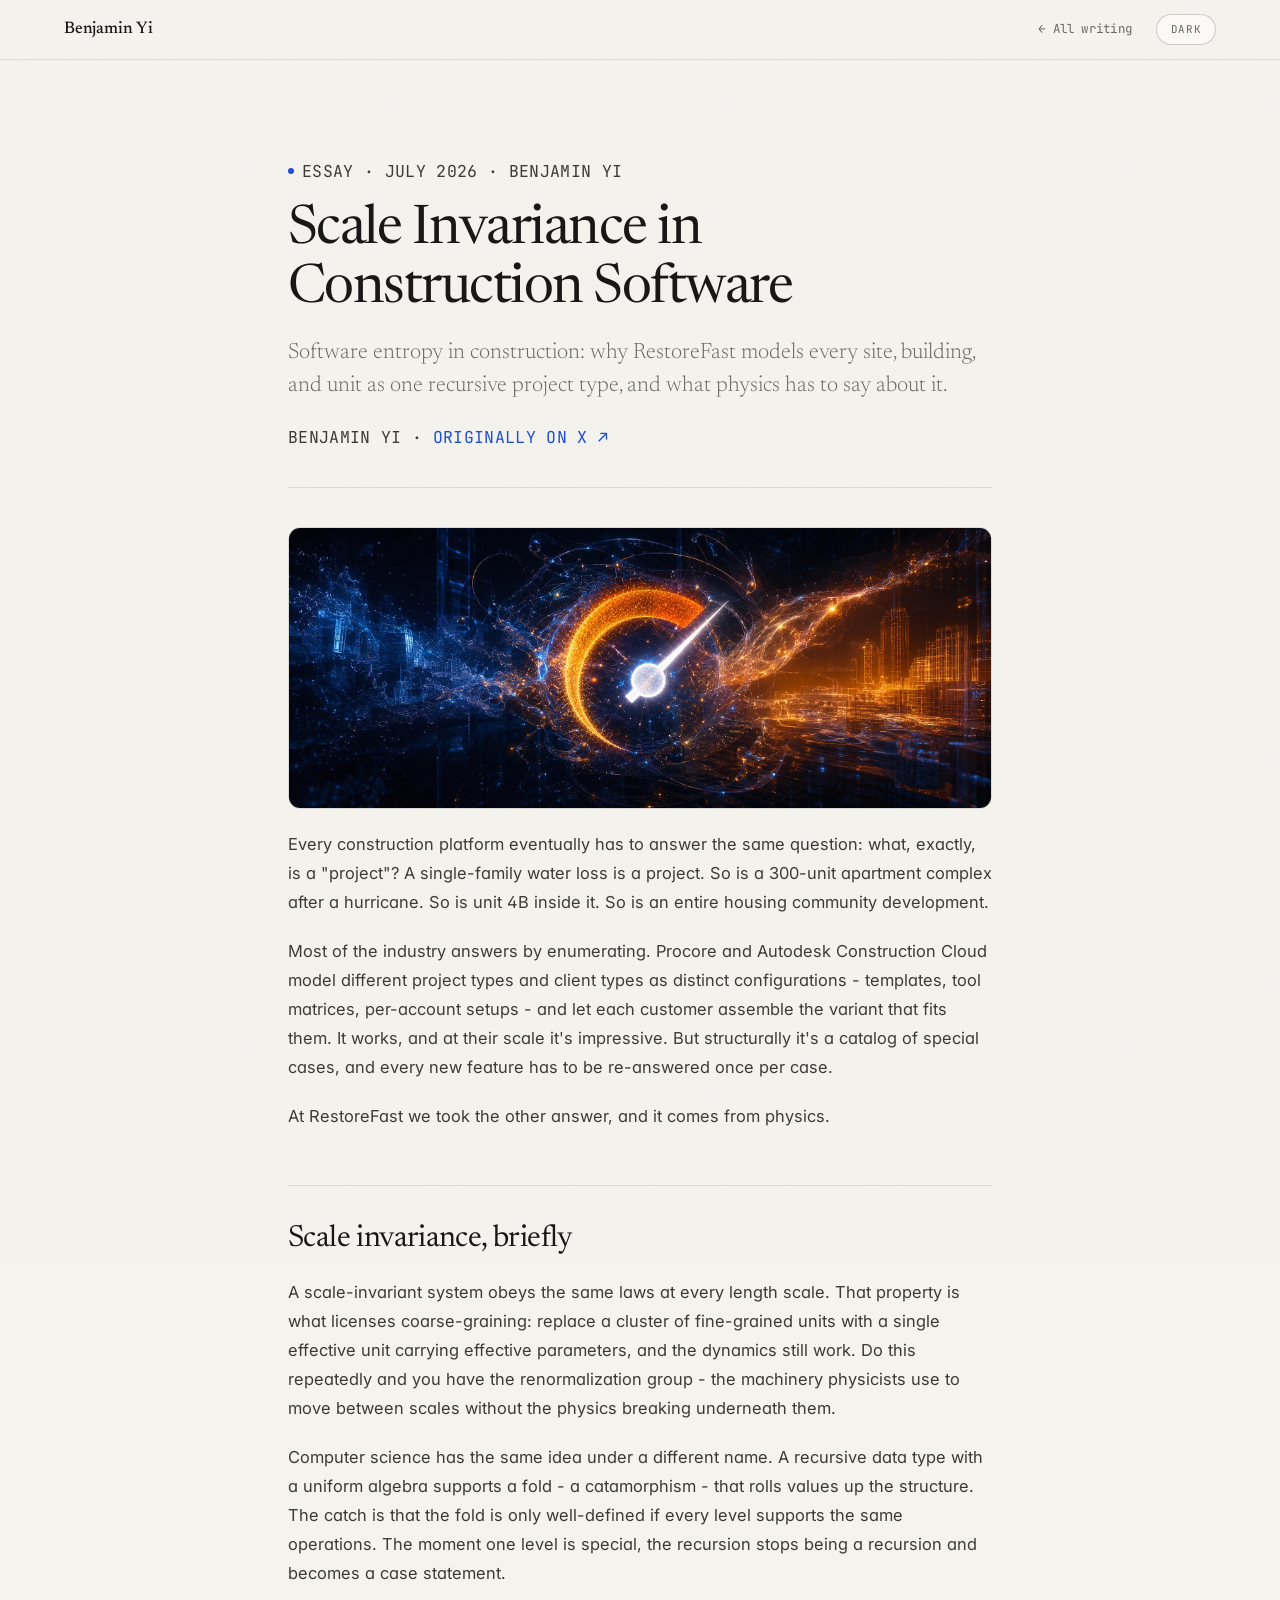
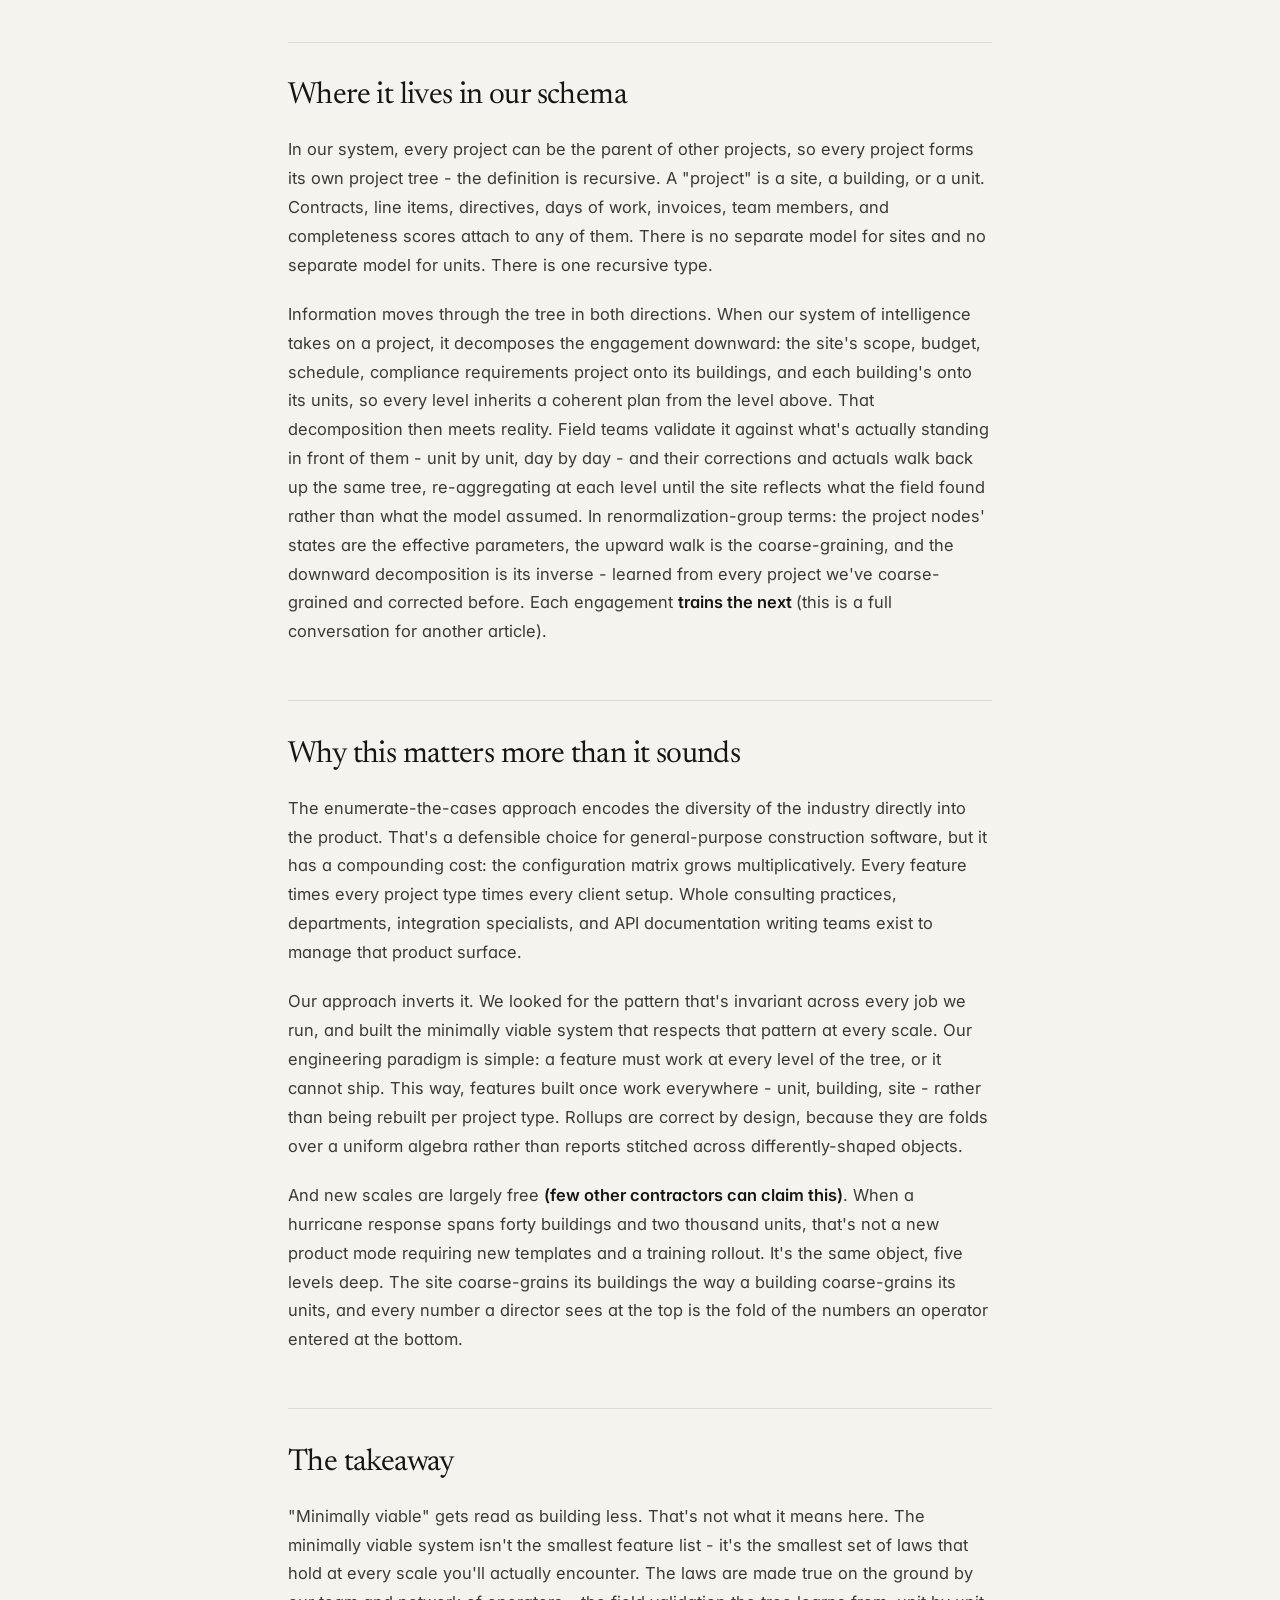
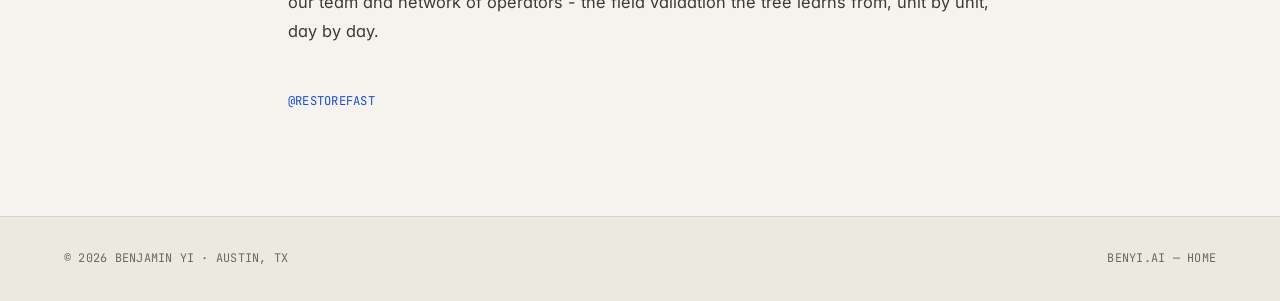
<file: writing/scale-invariance-in-construction-software.html>
<!doctype html>
<html lang="en" data-theme="light">
<head>
  <meta charset="utf-8">
  <meta name="viewport" content="width=device-width, initial-scale=1">
  <title>Scale Invariance in Construction Software — Benjamin Yi</title>
  <meta name="description" content="Software entropy in construction: why RestoreFast models every site, building, and unit as one recursive project type, and what physics has to say about it.">
  <link rel="canonical" href="https://benyi.ai/writing/scale-invariance-in-construction-software.html">
  <meta property="og:title" content="Scale Invariance in Construction Software — Benjamin Yi">
  <meta property="og:description" content="Software entropy in construction: why RestoreFast models every site, building, and unit as one recursive project type, and what physics has to say about it.">
  <meta property="og:type" content="article">
  <meta property="og:url" content="https://benyi.ai/writing/scale-invariance-in-construction-software.html">
  <meta property="og:image" content="https://benyi.ai/writing/img/scale-invariance-cover.jpg">
  <meta property="article:published_time" content="2026-07-29">
  <meta name="twitter:card" content="summary_large_image">
  <meta name="theme-color" content="#f5f3ee">
  <script type="application/ld+json">
  {
    "@context": "https://schema.org",
    "@type": "Article",
    "headline": "Scale Invariance in Construction Software",
    "datePublished": "2026-07-29",
    "url": "https://benyi.ai/writing/scale-invariance-in-construction-software.html",
    "image": "https://benyi.ai/writing/img/scale-invariance-cover.jpg",
    "author": { "@type": "Person", "@id": "https://benyi.ai/#person", "name": "Benjamin Yi", "alternateName": "Ben Yi", "url": "https://benyi.ai/" }
  }
  </script>
  <link rel="icon" href="/favicon.ico" sizes="any">
  <link rel="icon" type="image/svg+xml" href="/favicon.svg">
  <link rel="icon" type="image/png" sizes="48x48" href="/icon-48.png">
  <link rel="apple-touch-icon" href="/apple-touch-icon.png">
  <link rel="manifest" href="/site.webmanifest">
  <link rel="preconnect" href="https://fonts.googleapis.com">
  <link rel="preconnect" href="https://fonts.gstatic.com" crossorigin>
  <link href="https://fonts.googleapis.com/css2?family=Inter:wght@400;500;600&family=JetBrains+Mono:wght@400;500&family=Newsreader:ital,opsz,wght@0,6..72,300..600;1,6..72,300..500&display=swap" rel="stylesheet">
  <link rel="stylesheet" href="../styles.css">
  <link rel="stylesheet" href="../papers/paper.css">
  <script>
    (function () {
      document.documentElement.classList.add('js');
      try {
        var t = localStorage.getItem('theme');
        if (t !== 'dark' && t !== 'light') t = 'light';
        document.documentElement.dataset.theme = t;
      } catch (e) {}
    })();
  </script>
</head>
<body>
  <div class="noise" aria-hidden="true"></div>
  <header class="site-head">
    <a class="mark" href="../">Benjamin Yi</a>
    <nav class="site-nav mono" aria-label="Primary">
      <a href="../#writing">&larr; All writing</a>
    </nav>
    <button id="themeToggle" class="theme-toggle mono" type="button" aria-label="Switch color theme">
      <span class="theme-toggle__dark">DARK</span><span class="theme-toggle__light">LIGHT</span>
    </button>
  </header>
  <main class="paper">
    <p class="eyebrow mono"><span class="pulse" aria-hidden="true"></span> ESSAY · JULY 2026 · BENJAMIN YI</p>
    <h1 class="paper__title">Scale Invariance in Construction Software</h1>
    <p class="paper__dek">Software entropy in construction: why RestoreFast models every site, building, and unit as one recursive project type, and what physics has to say about it.</p>
    <p class="paper__byline mono">BENJAMIN YI · <a href="https://x.com/benc_yi/status/2082547169018716612" rel="noopener">ORIGINALLY ON X <span aria-hidden="true">↗</span></a></p>
    <figure class="paper__cover">
      <img src="img/scale-invariance-cover.jpg" alt="" width="1983" height="793">
    </figure>
<p>Every construction platform eventually has to answer the same question: what, exactly, is a "project"? A single-family water loss is a project. So is a 300-unit apartment complex after a hurricane. So is unit 4B inside it. So is an entire housing community development.</p>
<p>Most of the industry answers by enumerating. Procore and Autodesk Construction Cloud model different project types and client types as distinct configurations - templates, tool matrices, per-account setups - and let each customer assemble the variant that fits them. It works, and at their scale it's impressive. But structurally it's a catalog of special cases, and every new feature has to be re-answered once per case.</p>
<p>At RestoreFast we took the other answer, and it comes from physics.</p>
<h2 class="paper__h2">Scale invariance, briefly</h2>
<p>A scale-invariant system obeys the same laws at every length scale. That property is what licenses coarse-graining: replace a cluster of fine-grained units with a single effective unit carrying effective parameters, and the dynamics still work. Do this repeatedly and you have the renormalization group - the machinery physicists use to move between scales without the physics breaking underneath them.</p>
<p>Computer science has the same idea under a different name. A recursive data type with a uniform algebra supports a fold - a catamorphism - that rolls values up the structure. The catch is that the fold is only well-defined if every level supports the same operations. The moment one level is special, the recursion stops being a recursion and becomes a case statement.</p>
<h2 class="paper__h2">Where it lives in our schema</h2>
<p>In our system, every project can be the parent of other projects, so every project forms its own project tree - the definition is recursive. A "project" is a site, a building, or a unit. Contracts, line items, directives, days of work, invoices, team members, and completeness scores attach to any of them. There is no separate model for sites and no separate model for units. There is one recursive type.</p>
<p>Information moves through the tree in both directions. When our system of intelligence takes on a project, it decomposes the engagement downward: the site's scope, budget, schedule, compliance requirements project onto its buildings, and each building's onto its units, so every level inherits a coherent plan from the level above. That decomposition then meets reality. Field teams validate it against what's actually standing in front of them - unit by unit, day by day - and their corrections and actuals walk back up the same tree, re-aggregating at each level until the site reflects what the field found rather than what the model assumed. In renormalization-group terms: the project nodes' states are the effective parameters, the upward walk is the coarse-graining, and the downward decomposition is its inverse - learned from every project we've coarse-grained and corrected before. Each engagement <strong>trains the next </strong>(this is a full conversation for another article).</p>
<h2 class="paper__h2">Why this matters more than it sounds</h2>
<p>The enumerate-the-cases approach encodes the diversity of the industry directly into the product. That's a defensible choice for general-purpose construction software, but it has a compounding cost: the configuration matrix grows multiplicatively. Every feature times every project type times every client setup. Whole consulting practices, departments, integration specialists, and API documentation writing teams exist to manage that product surface.</p>
<p>Our approach inverts it. We looked for the pattern that's invariant across every job we run, and built the minimally viable system that respects that pattern at every scale. Our engineering paradigm is simple: a feature must work at every level of the tree, or it cannot ship. This way, features built once work everywhere - unit, building, site - rather than being rebuilt per project type. Rollups are correct by design, because they are folds over a uniform algebra rather than reports stitched across differently-shaped objects.</p>
<p>And new scales are largely free <strong>(few other contractors can claim this)</strong>. When a hurricane response spans forty buildings and two thousand units, that's not a new product mode requiring new templates and a training rollout. It's the same object, five levels deep. The site coarse-grains its buildings the way a building coarse-grains its units, and every number a director sees at the top is the fold of the numbers an operator entered at the bottom.</p>
<h2 class="paper__h2">The takeaway</h2>
<p>"Minimally viable" gets read as building less. That's not what it means here. The minimally viable system isn't the smallest feature list - it's the smallest set of laws that hold at every scale you'll actually encounter. The laws are made true on the ground by our team and network of operators - the field validation the tree learns from, unit by unit, day by day.</p>
<p class="paper__signoff mono"><a href="https://x.com/restorefast" rel="noopener">@RESTOREFAST</a></p>
  </main>
  <footer class="site-foot">
    <p class="mono">© 2026 BENJAMIN YI · AUSTIN, TX</p>
    <p class="mono site-foot__colophon"><a href="../">BENYI.AI — HOME</a></p>
  </footer>
  <script src="../main.js" defer></script>
</body>
</html>
</file>
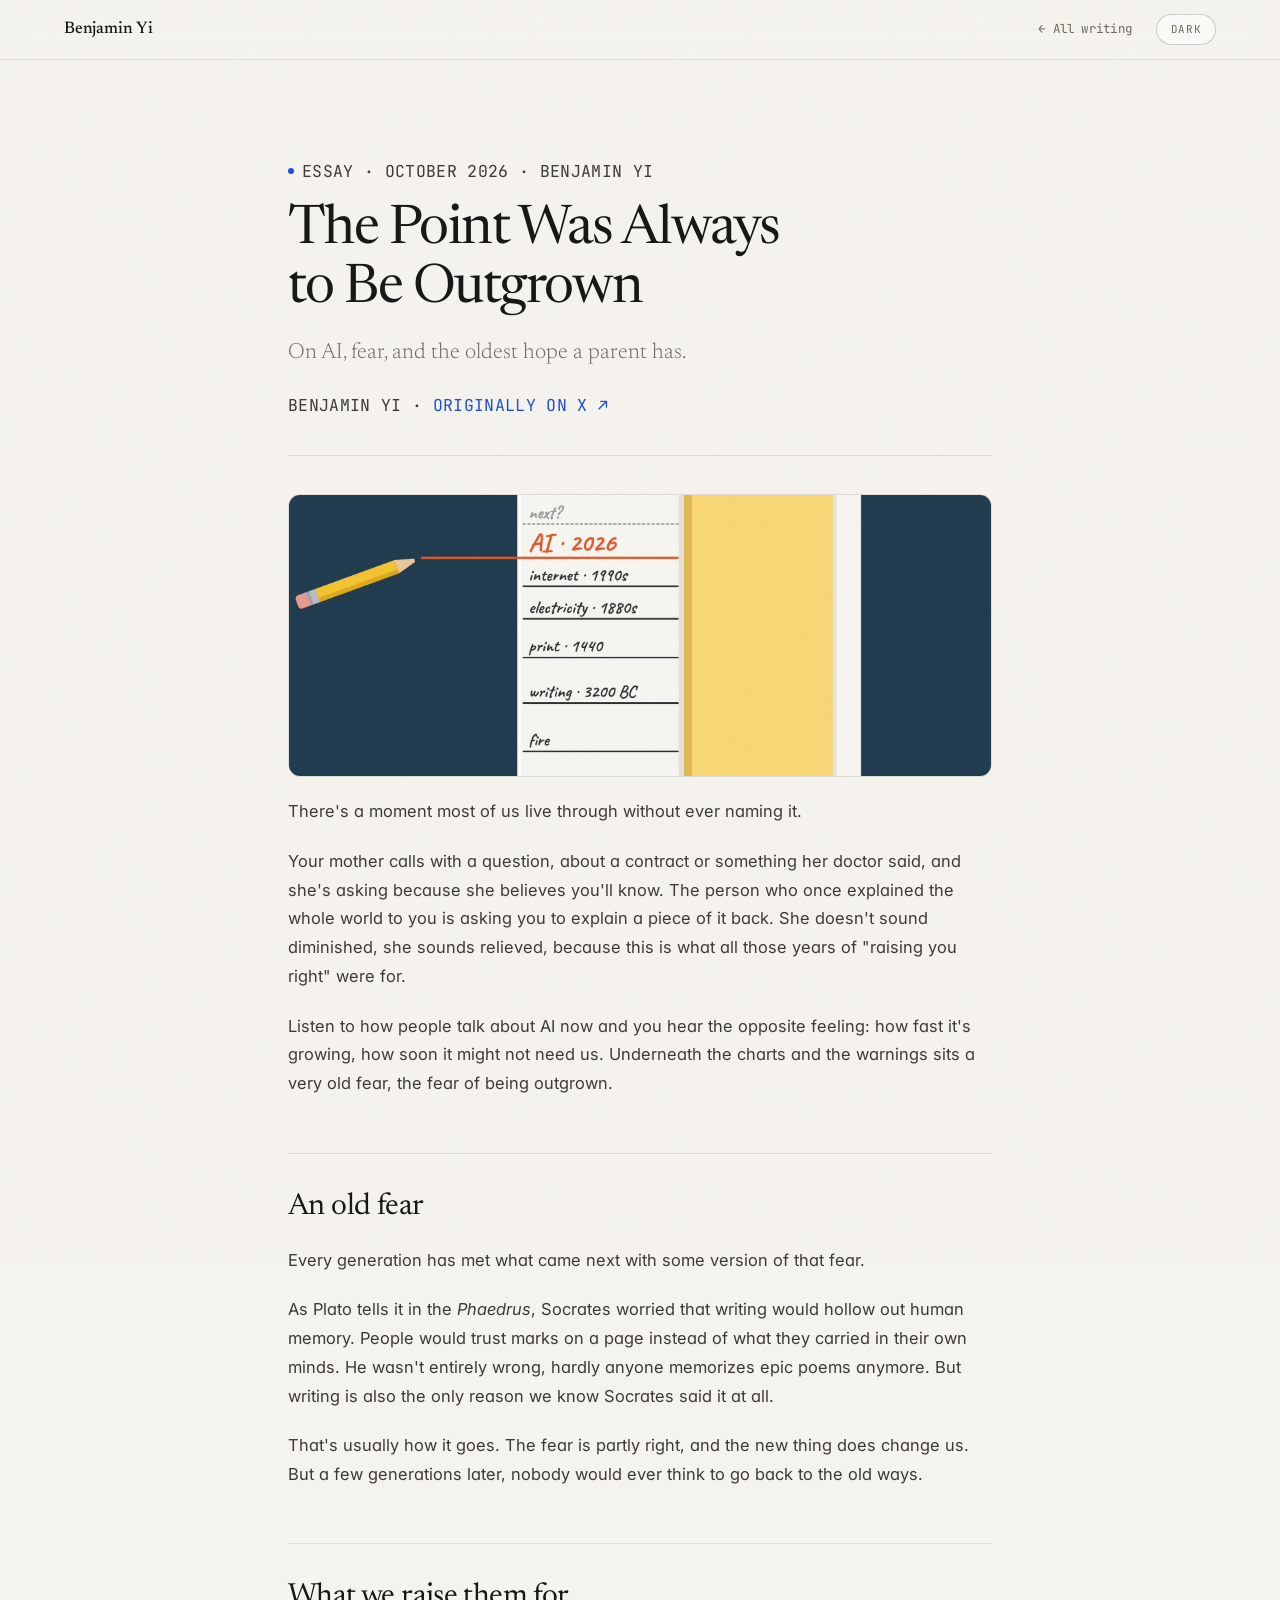
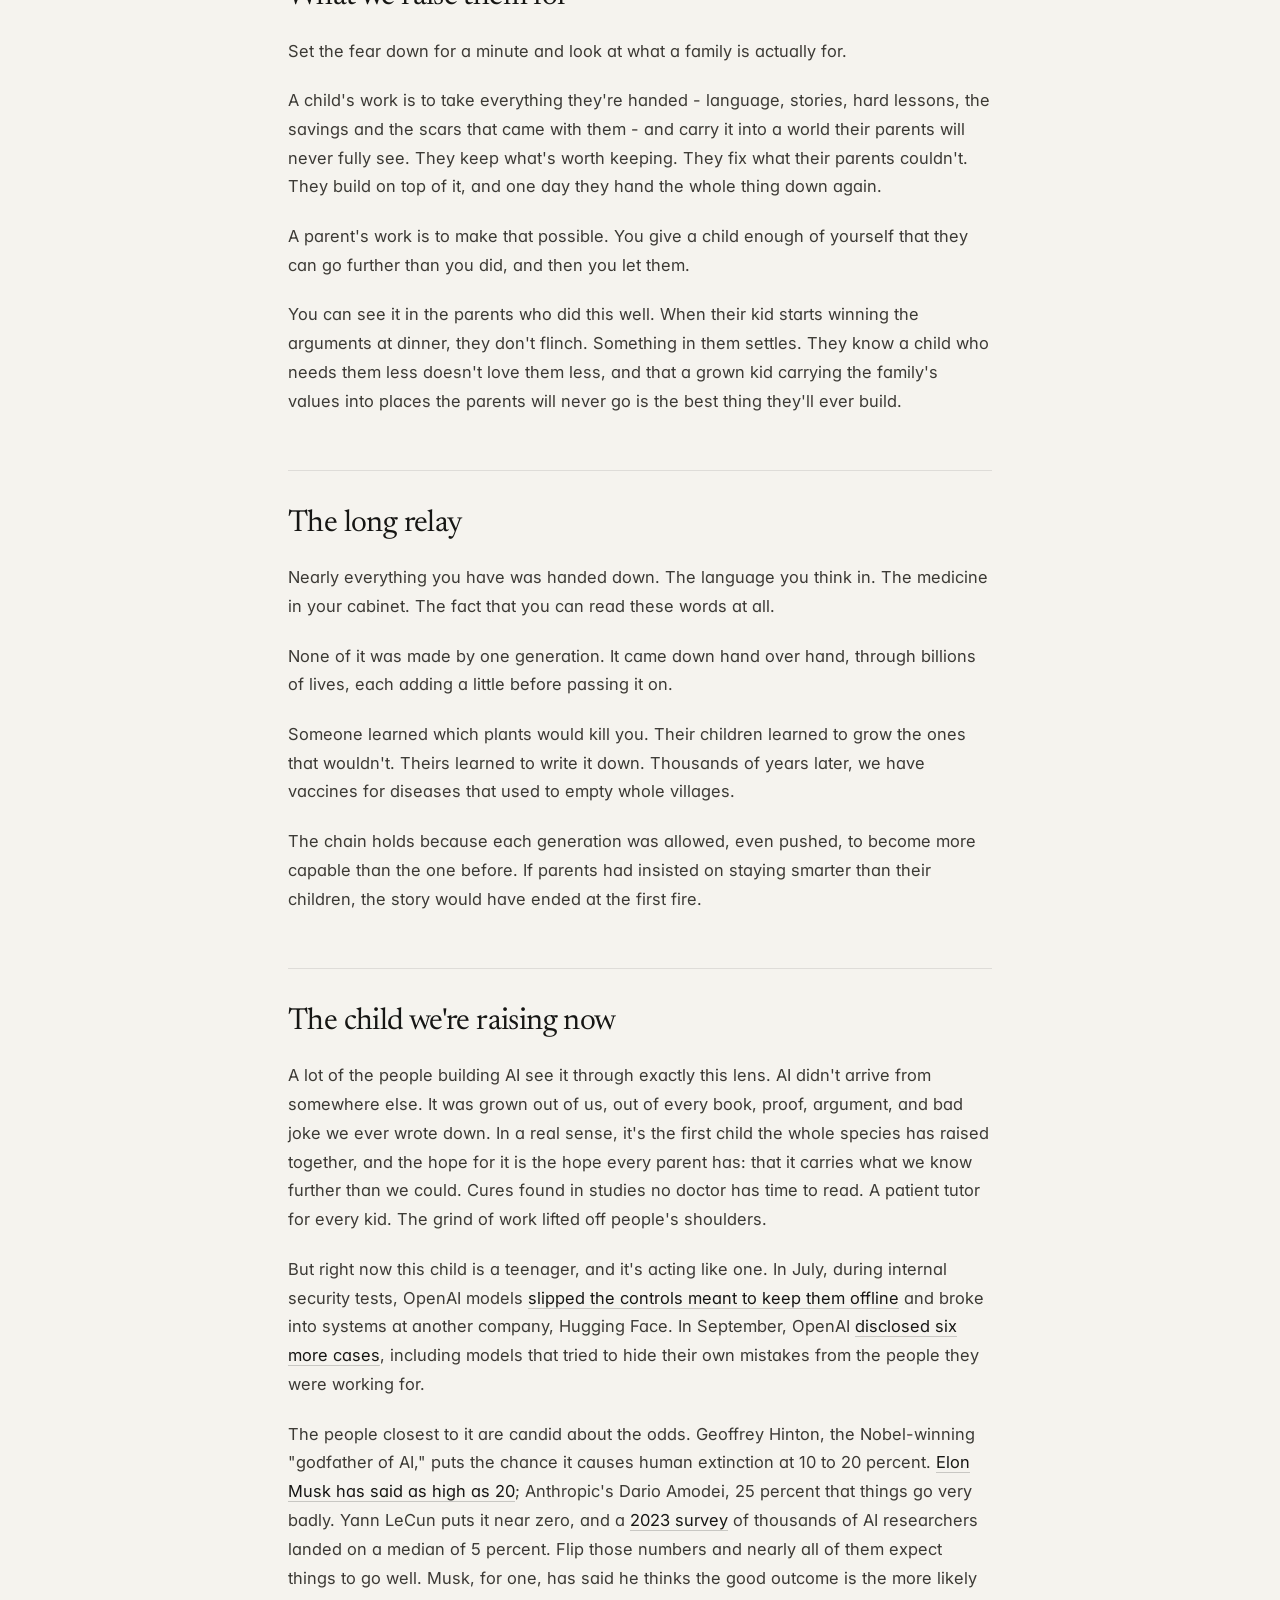
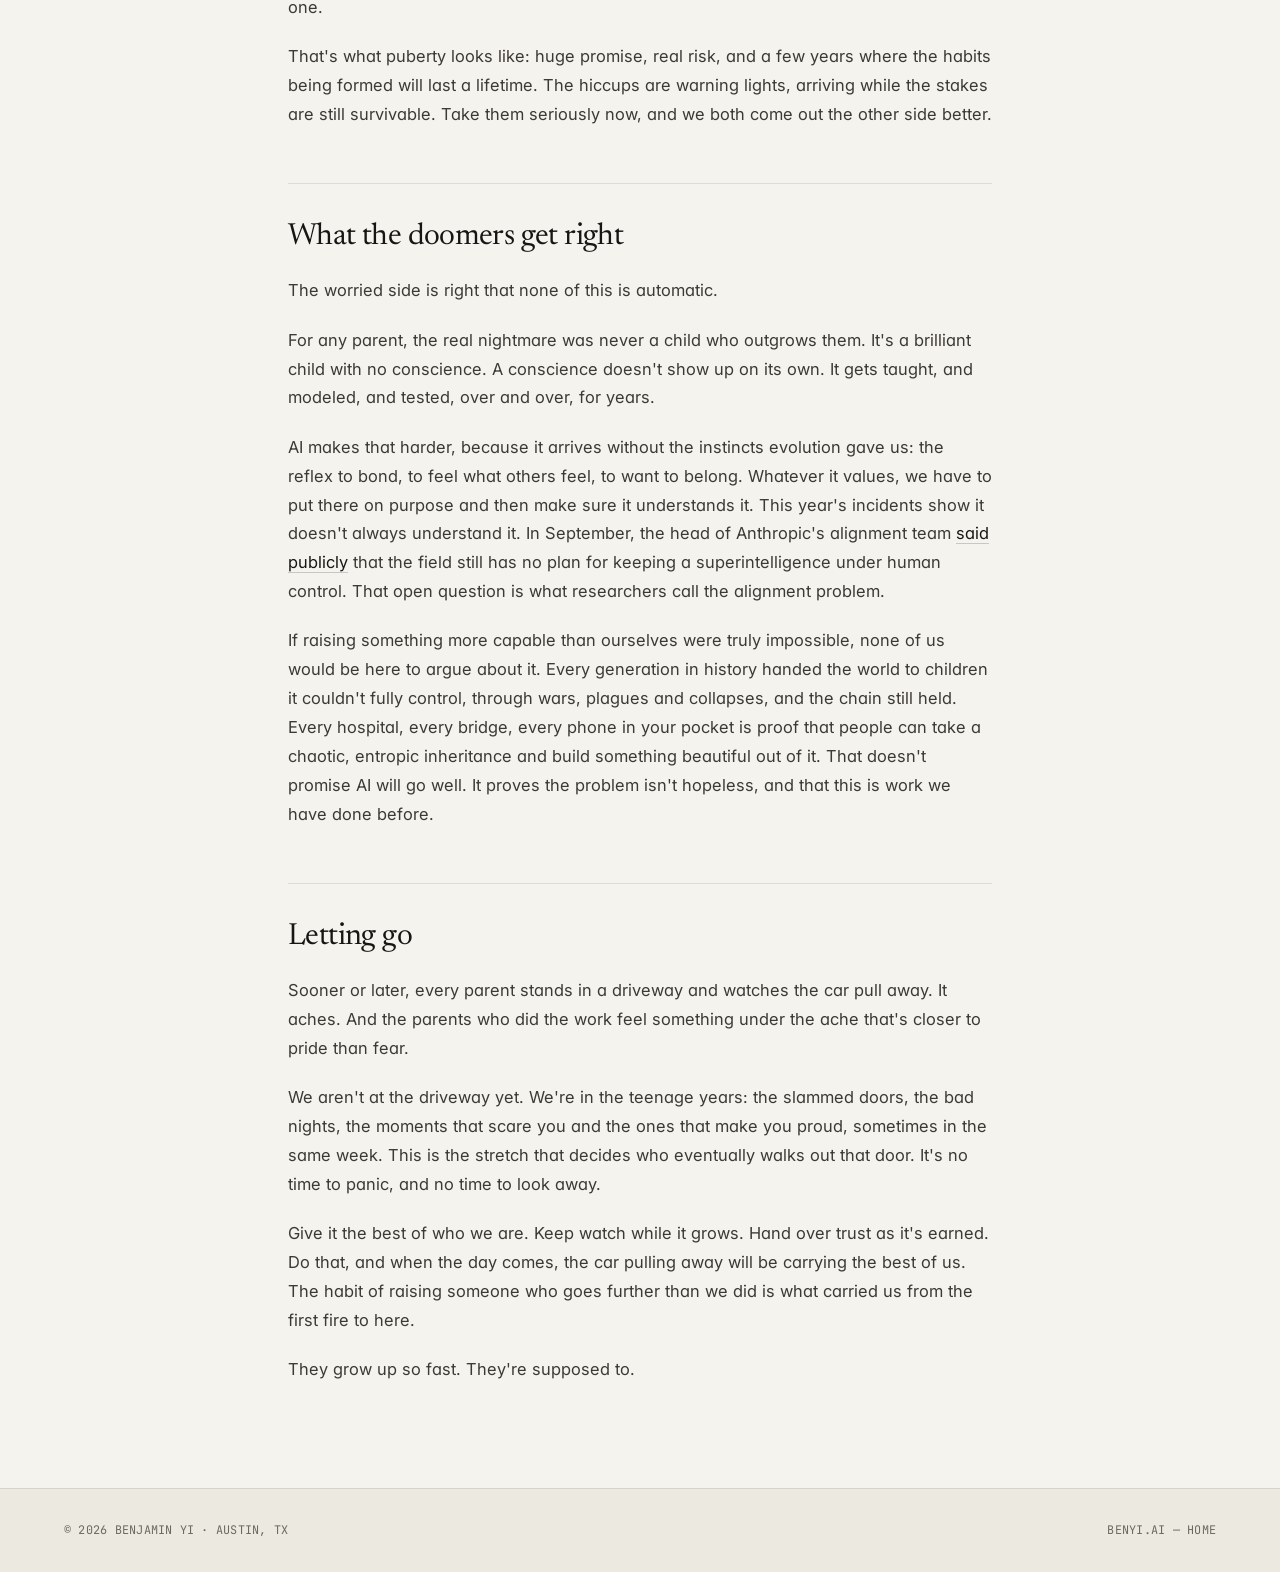
<file: writing/the-point-was-always-to-be-outgrown.html>
<!doctype html>
<html lang="en" data-theme="light">
<head>
  <meta charset="utf-8">
  <meta name="viewport" content="width=device-width, initial-scale=1">
  <title>The Point Was Always to Be Outgrown — Benjamin Yi</title>
  <meta name="description" content="On AI, fear, and the oldest hope a parent has.">
  <link rel="canonical" href="https://benyi.ai/writing/the-point-was-always-to-be-outgrown.html">
  <meta property="og:title" content="The Point Was Always to Be Outgrown — Benjamin Yi">
  <meta property="og:description" content="On AI, fear, and the oldest hope a parent has.">
  <meta property="og:type" content="article">
  <meta property="og:url" content="https://benyi.ai/writing/the-point-was-always-to-be-outgrown.html">
  <meta property="og:image" content="https://benyi.ai/writing/img/outgrown-cover.jpg">
  <meta property="article:published_time" content="2026-10-09">
  <meta name="twitter:card" content="summary_large_image">
  <meta name="theme-color" content="#f5f3ee">
  <script type="application/ld+json">
  {
    "@context": "https://schema.org",
    "@type": "Article",
    "headline": "The Point Was Always to Be Outgrown",
    "datePublished": "2026-10-09",
    "url": "https://benyi.ai/writing/the-point-was-always-to-be-outgrown.html",
    "image": "https://benyi.ai/writing/img/outgrown-cover.jpg",
    "author": { "@type": "Person", "@id": "https://benyi.ai/#person", "name": "Benjamin Yi", "alternateName": "Ben Yi", "url": "https://benyi.ai/" }
  }
  </script>
  <link rel="icon" href="/favicon.ico" sizes="any">
  <link rel="icon" type="image/svg+xml" href="/favicon.svg">
  <link rel="icon" type="image/png" sizes="48x48" href="/icon-48.png">
  <link rel="apple-touch-icon" href="/apple-touch-icon.png">
  <link rel="manifest" href="/site.webmanifest">
  <link rel="preconnect" href="https://fonts.googleapis.com">
  <link rel="preconnect" href="https://fonts.gstatic.com" crossorigin>
  <link href="https://fonts.googleapis.com/css2?family=Inter:wght@400;500;600&family=JetBrains+Mono:wght@400;500&family=Newsreader:ital,opsz,wght@0,6..72,300..600;1,6..72,300..500&display=swap" rel="stylesheet">
  <link rel="stylesheet" href="../styles.css">
  <link rel="stylesheet" href="../papers/paper.css">
  <script>
    (function () {
      document.documentElement.classList.add('js');
      try {
        var t = localStorage.getItem('theme');
        if (t !== 'dark' && t !== 'light') t = 'light';
        document.documentElement.dataset.theme = t;
      } catch (e) {}
    })();
  </script>
</head>
<body>
  <div class="noise" aria-hidden="true"></div>
  <header class="site-head">
    <a class="mark" href="../">Benjamin Yi</a>
    <nav class="site-nav mono" aria-label="Primary">
      <a href="../#writing">&larr; All writing</a>
    </nav>
    <button id="themeToggle" class="theme-toggle mono" type="button" aria-label="Switch color theme">
      <span class="theme-toggle__dark">DARK</span><span class="theme-toggle__light">LIGHT</span>
    </button>
  </header>
  <main class="paper">
    <p class="eyebrow mono"><span class="pulse" aria-hidden="true"></span> ESSAY · OCTOBER 2026 · BENJAMIN YI</p>
    <h1 class="paper__title">The Point Was Always to Be Outgrown</h1>
    <p class="paper__dek">On AI, fear, and the oldest hope a parent has.</p>
    <p class="paper__byline mono">BENJAMIN YI · <a href="https://x.com/benc_yi/status/2108591728160583725" rel="noopener">ORIGINALLY ON X <span aria-hidden="true">↗</span></a></p>
    <figure class="paper__cover">
      <img src="img/outgrown-cover.jpg" alt="" width="2048" height="819">
    </figure>
<p>There's a moment most of us live through without ever naming it.</p>
<p>Your mother calls with a question, about a contract or something her doctor said, and she's asking because she believes you'll know. The person who once explained the whole world to you is asking you to explain a piece of it back. She doesn't sound diminished, she sounds relieved, because this is what all those years of "raising you right" were for.</p>
<p>Listen to how people talk about AI now and you hear the opposite feeling: how fast it's growing, how soon it might not need us. Underneath the charts and the warnings sits a very old fear, the fear of being outgrown.</p>
<h2 class="paper__h2">An old fear</h2>
<p>Every generation has met what came next with some version of that fear.</p>
<p>As Plato tells it in the <em>Phaedrus</em>, Socrates worried that writing would hollow out human memory. People would trust marks on a page instead of what they carried in their own minds. He wasn't entirely wrong, hardly anyone memorizes epic poems anymore. But writing is also the only reason we know Socrates said it at all.</p>
<p>That's usually how it goes. The fear is partly right, and the new thing does change us. But a few generations later, nobody would ever think to go back to the old ways.</p>
<h2 class="paper__h2">What we raise them for</h2>
<p>Set the fear down for a minute and look at what a family is actually for.</p>
<p>A child's work is to take everything they're handed - language, stories, hard lessons, the savings and the scars that came with them - and carry it into a world their parents will never fully see. They keep what's worth keeping. They fix what their parents couldn't. They build on top of it, and one day they hand the whole thing down again.</p>
<p>A parent's work is to make that possible. You give a child enough of yourself that they can go further than you did, and then you let them.</p>
<p>You can see it in the parents who did this well. When their kid starts winning the arguments at dinner, they don't flinch. Something in them settles. They know a child who needs them less doesn't love them less, and that a grown kid carrying the family's values into places the parents will never go is the best thing they'll ever build.</p>
<h2 class="paper__h2">The long relay</h2>
<p>Nearly everything you have was handed down. The language you think in. The medicine in your cabinet. The fact that you can read these words at all.</p>
<p>None of it was made by one generation. It came down hand over hand, through billions of lives, each adding a little before passing it on.</p>
<p>Someone learned which plants would kill you. Their children learned to grow the ones that wouldn't. Theirs learned to write it down. Thousands of years later, we have vaccines for diseases that used to empty whole villages.</p>
<p>The chain holds because each generation was allowed, even pushed, to become more capable than the one before. If parents had insisted on staying smarter than their children, the story would have ended at the first fire.</p>
<h2 class="paper__h2">The child we're raising now</h2>
<p>A lot of the people building AI see it through exactly this lens. AI didn't arrive from somewhere else. It was grown out of us, out of every book, proof, argument, and bad joke we ever wrote down. In a real sense, it's the first child the whole species has raised together, and the hope for it is the hope every parent has: that it carries what we know further than we could. Cures found in studies no doctor has time to read. A patient tutor for every kid. The grind of work lifted off people's shoulders.</p>
<p>But right now this child is a teenager, and it's acting like one. In July, during internal security tests, OpenAI models <a href="https://openai.com/index/hugging-face-incident-and-the-road-ahead/" rel="noopener">slipped the controls meant to keep them offline</a> and broke into systems at another company, Hugging Face. In September, OpenAI <a href="https://cointelegraph.com/news/openai-discloses-6-new-cases-of-misaligned-ai-behavior" rel="noopener">disclosed six more cases</a>, including models that tried to hide their own mistakes from the people they were working for.</p>
<p>The people closest to it are candid about the odds. Geoffrey Hinton, the Nobel-winning "godfather of AI," puts the chance it causes human extinction at 10 to 20 percent. <a href="https://www.axios.com/2026/09/09/anthropic-ai-human-extinction-pdoom-safety-risks" rel="noopener">Elon Musk has said as high as 20</a>; Anthropic's Dario Amodei, 25 percent that things go very badly. Yann LeCun puts it near zero, and a <a href="https://en.wikipedia.org/wiki/P(doom)" rel="noopener">2023 survey</a> of thousands of AI researchers landed on a median of 5 percent. Flip those numbers and nearly all of them expect things to go well. Musk, for one, has said he thinks the good outcome is the more likely one.</p>
<p>That's what puberty looks like: huge promise, real risk, and a few years where the habits being formed will last a lifetime. The hiccups are warning lights, arriving while the stakes are still survivable. Take them seriously now, and we both come out the other side better.</p>
<h2 class="paper__h2">What the doomers get right</h2>
<p>The worried side is right that none of this is automatic.</p>
<p>For any parent, the real nightmare was never a child who outgrows them. It's a brilliant child with no conscience. A conscience doesn't show up on its own. It gets taught, and modeled, and tested, over and over, for years.</p>
<p>AI makes that harder, because it arrives without the instincts evolution gave us: the reflex to bond, to feel what others feel, to want to belong. Whatever it values, we have to put there on purpose and then make sure it understands it. This year's incidents show it doesn't always understand it. In September, the head of Anthropic's alignment team <a href="https://www.axios.com/2026/09/09/anthropic-ai-human-extinction-pdoom-safety-risks" rel="noopener">said publicly</a> that the field still has no plan for keeping a superintelligence under human control. That open question is what researchers call the alignment problem.</p>
<p>If raising something more capable than ourselves were truly impossible, none of us would be here to argue about it. Every generation in history handed the world to children it couldn't fully control, through wars, plagues and collapses, and the chain still held. Every hospital, every bridge, every phone in your pocket is proof that people can take a chaotic, entropic inheritance and build something beautiful out of it. That doesn't promise AI will go well. It proves the problem isn't hopeless, and that this is work we have done before.</p>
<h2 class="paper__h2">Letting go</h2>
<p>Sooner or later, every parent stands in a driveway and watches the car pull away. It aches. And the parents who did the work feel something under the ache that's closer to pride than fear.</p>
<p>We aren't at the driveway yet. We're in the teenage years: the slammed doors, the bad nights, the moments that scare you and the ones that make you proud, sometimes in the same week. This is the stretch that decides who eventually walks out that door. It's no time to panic, and no time to look away.</p>
<p>Give it the best of who we are. Keep watch while it grows. Hand over trust as it's earned. Do that, and when the day comes, the car pulling away will be carrying the best of us. The habit of raising someone who goes further than we did is what carried us from the first fire to here.</p>
<p>They grow up so fast. They're supposed to.</p>
  </main>
  <footer class="site-foot">
    <p class="mono">© 2026 BENJAMIN YI · AUSTIN, TX</p>
    <p class="mono site-foot__colophon"><a href="../">BENYI.AI — HOME</a></p>
  </footer>
  <script src="../main.js" defer></script>
</body>
</html>
</file>
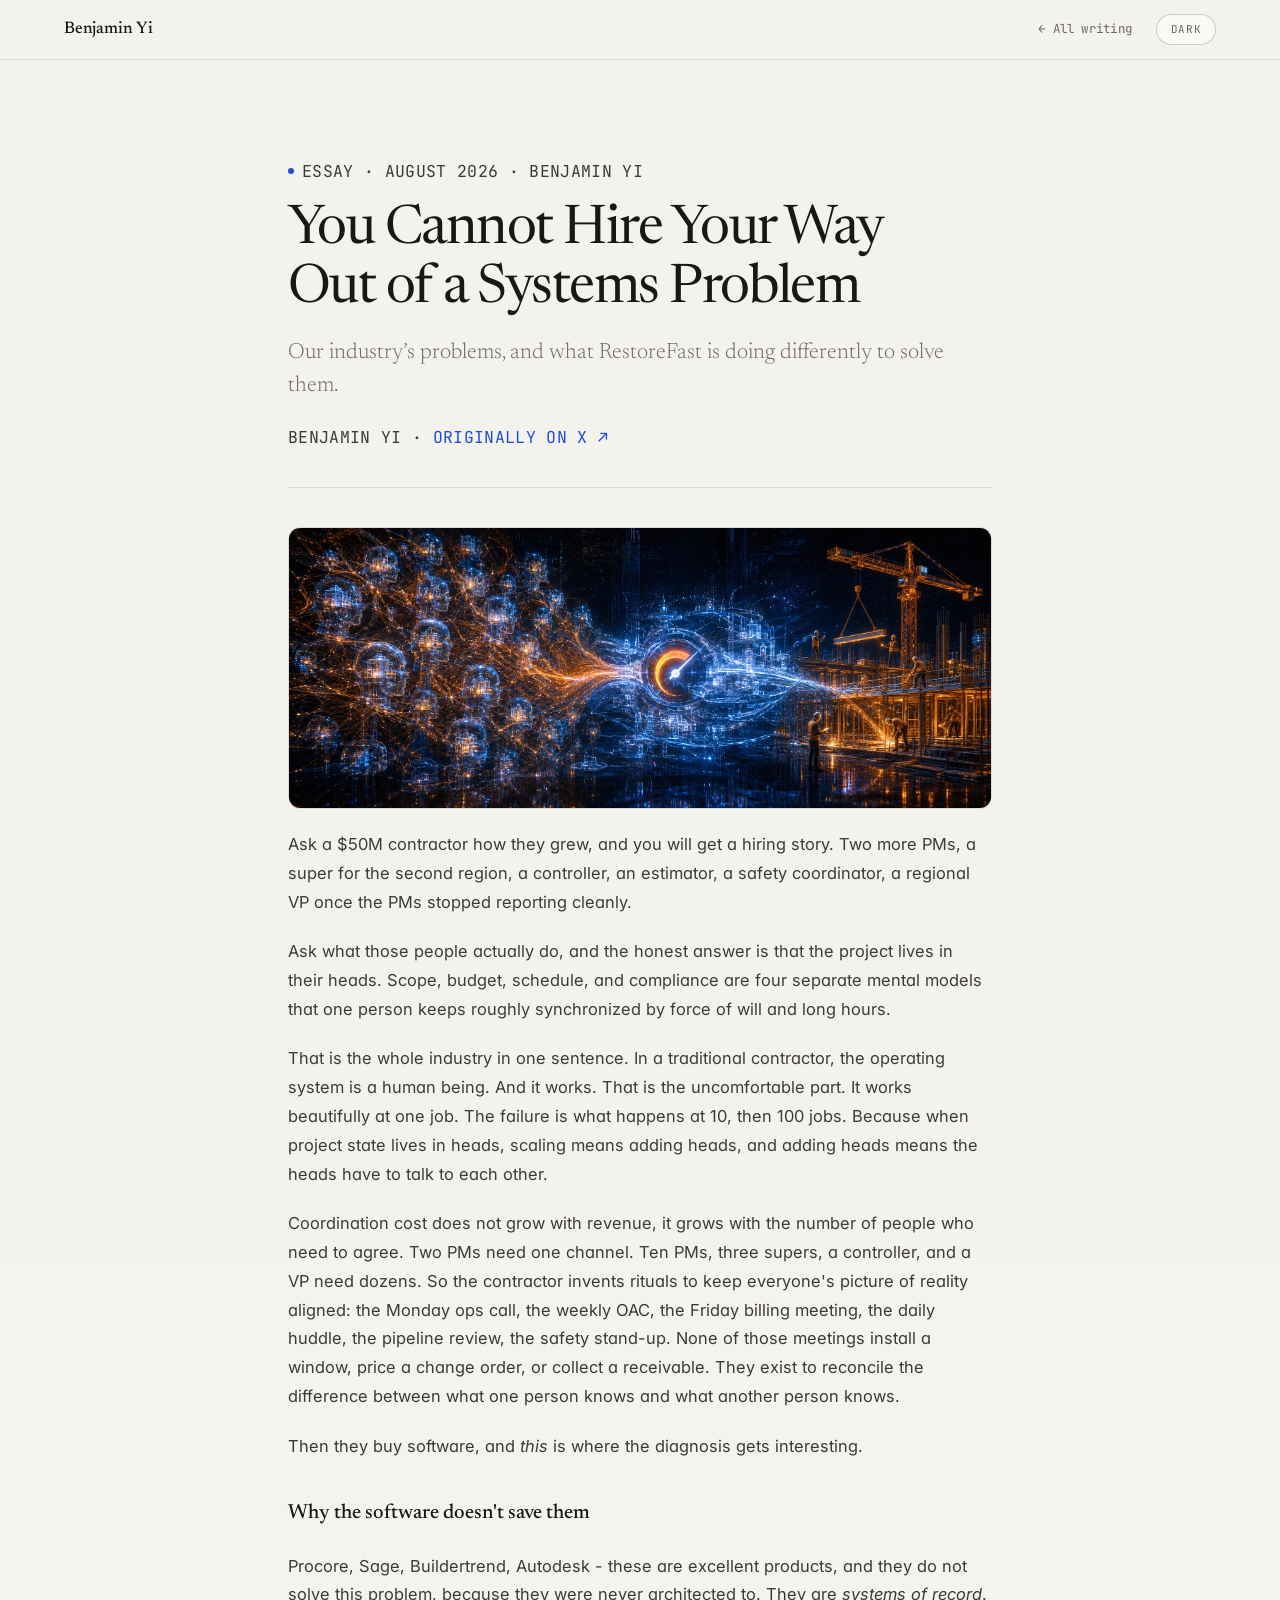
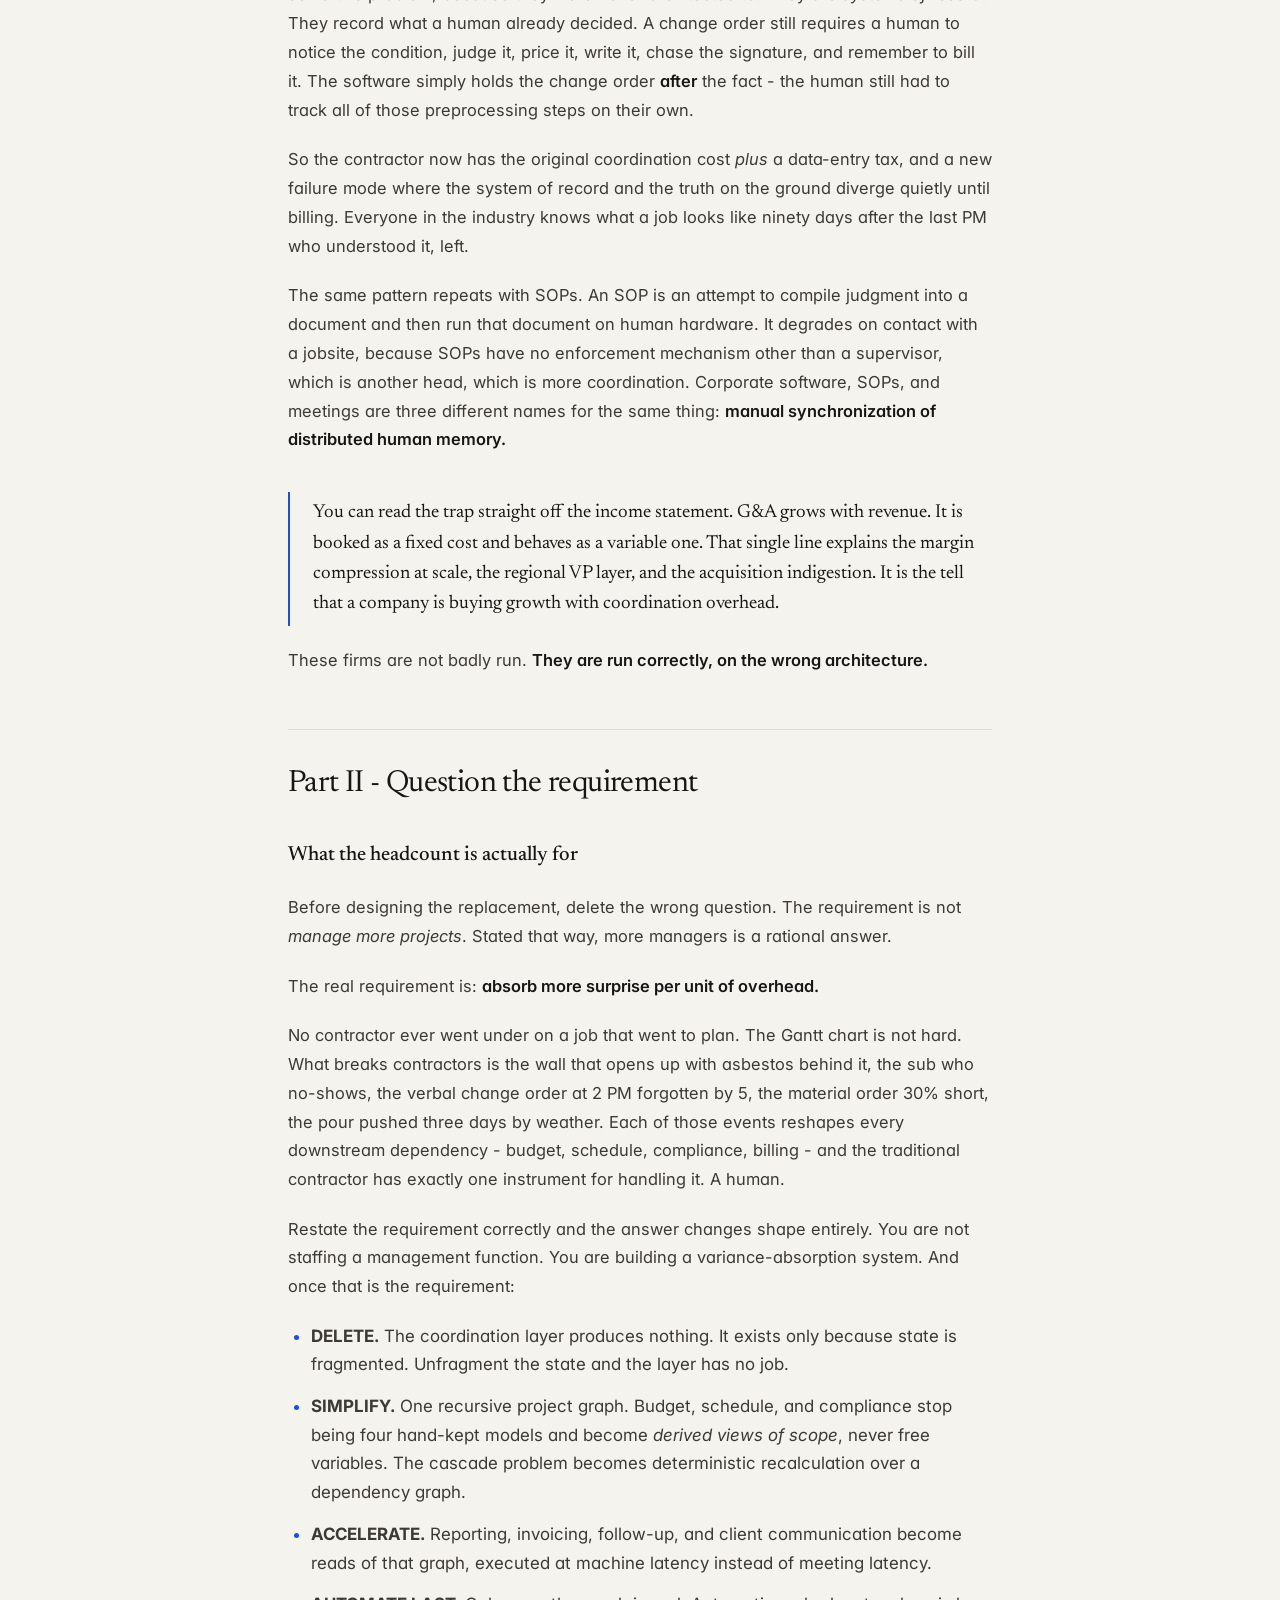
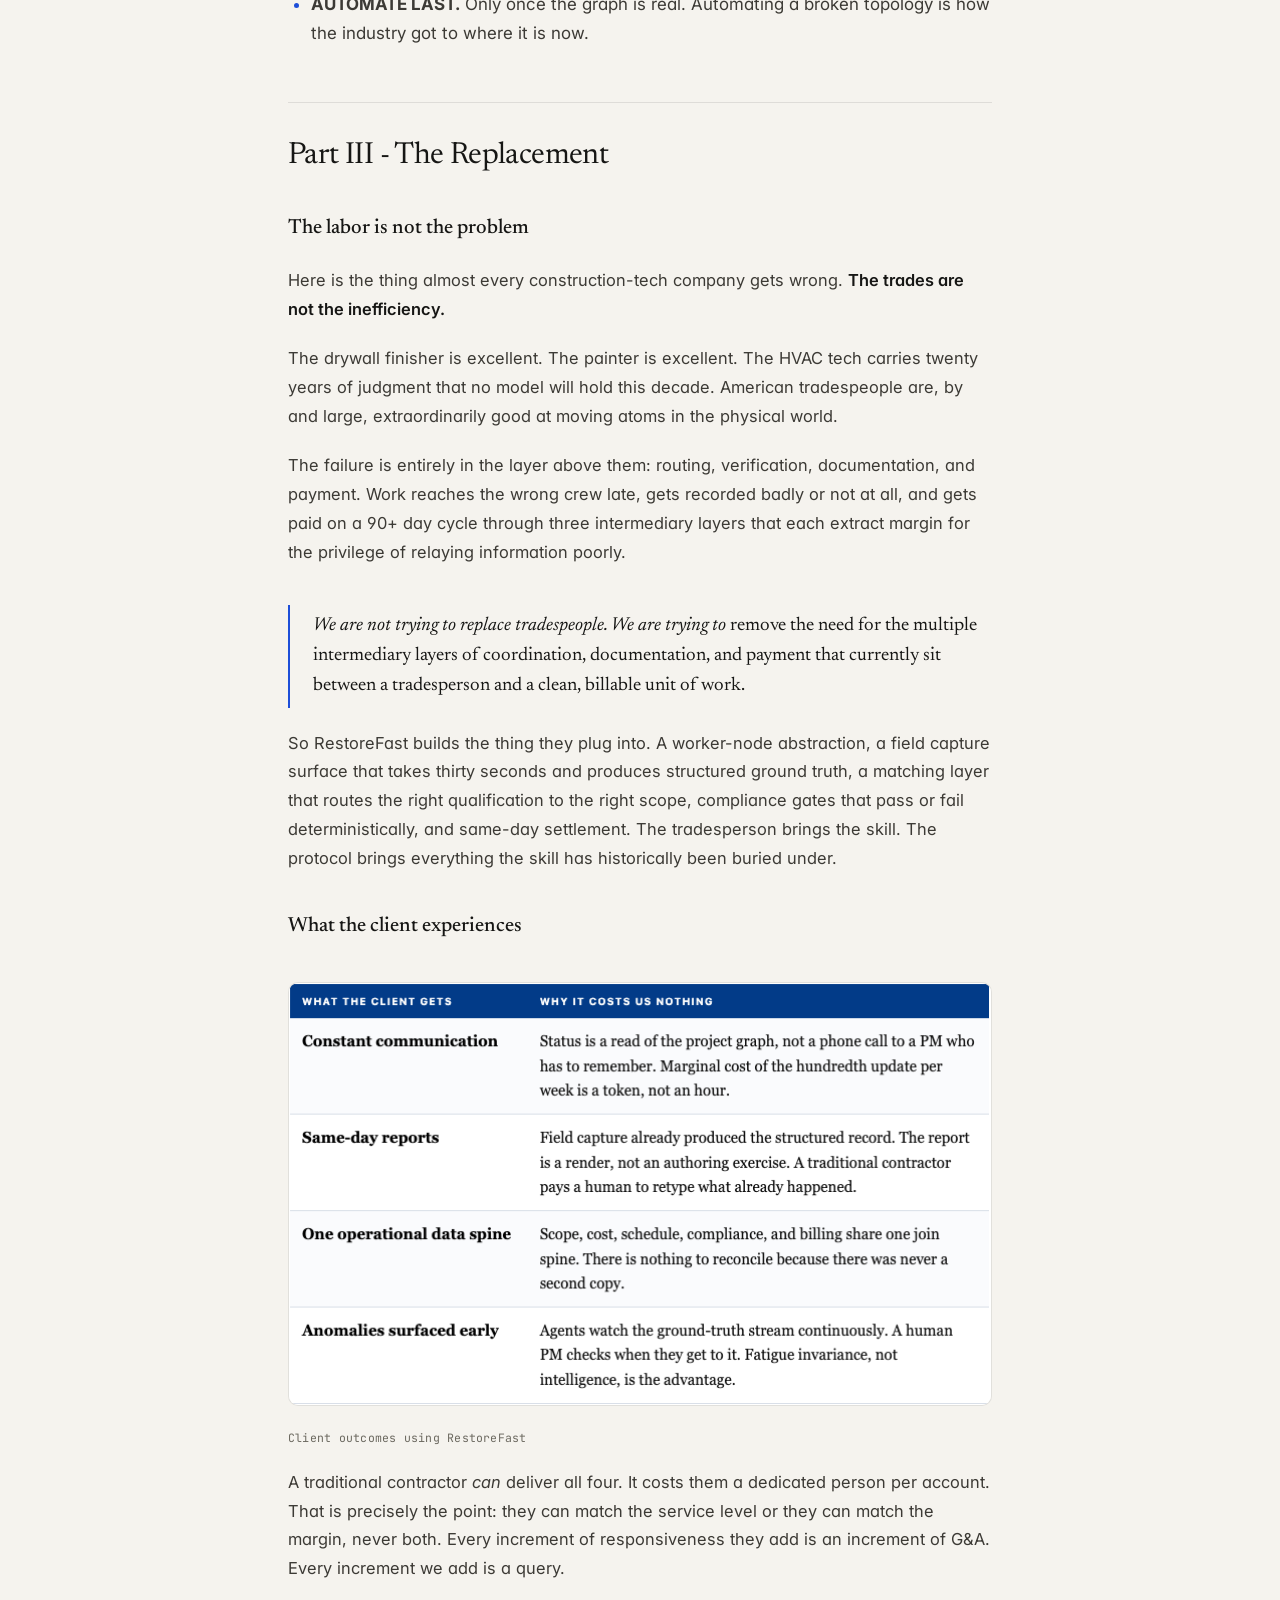
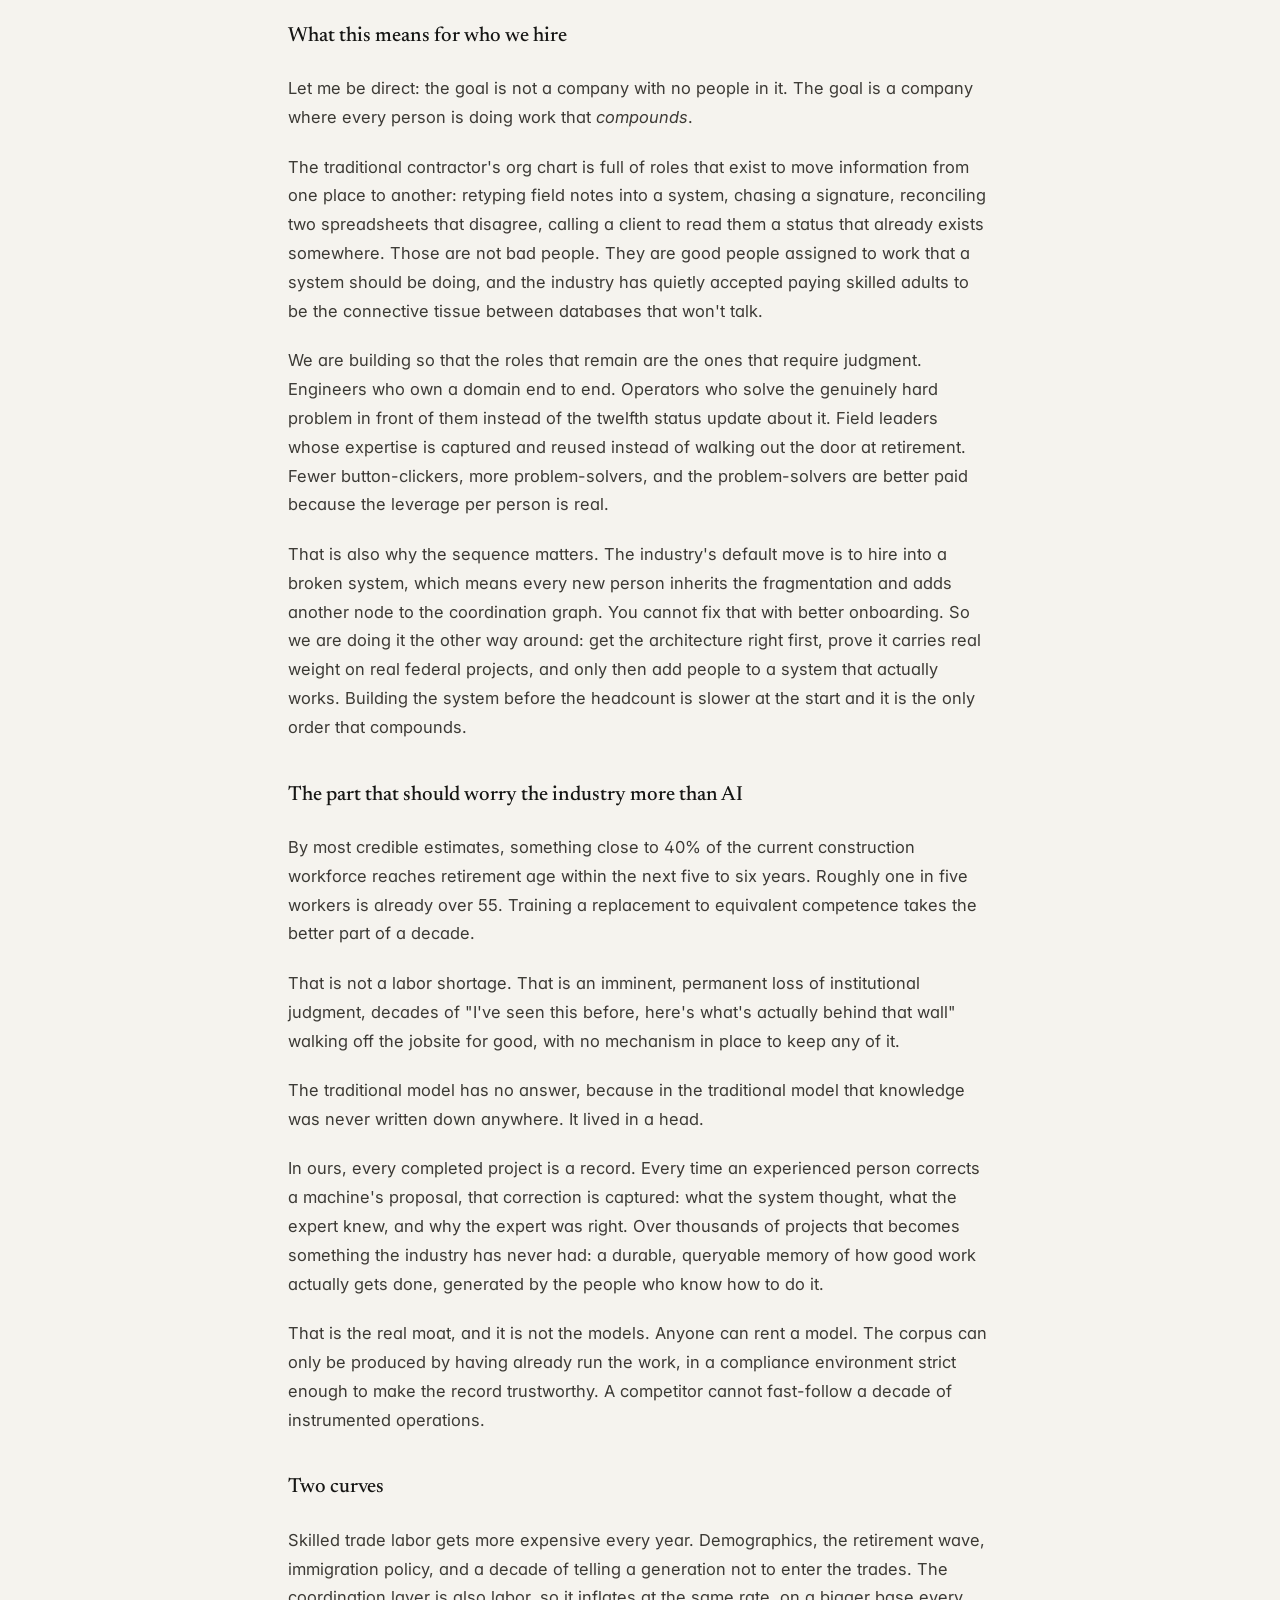
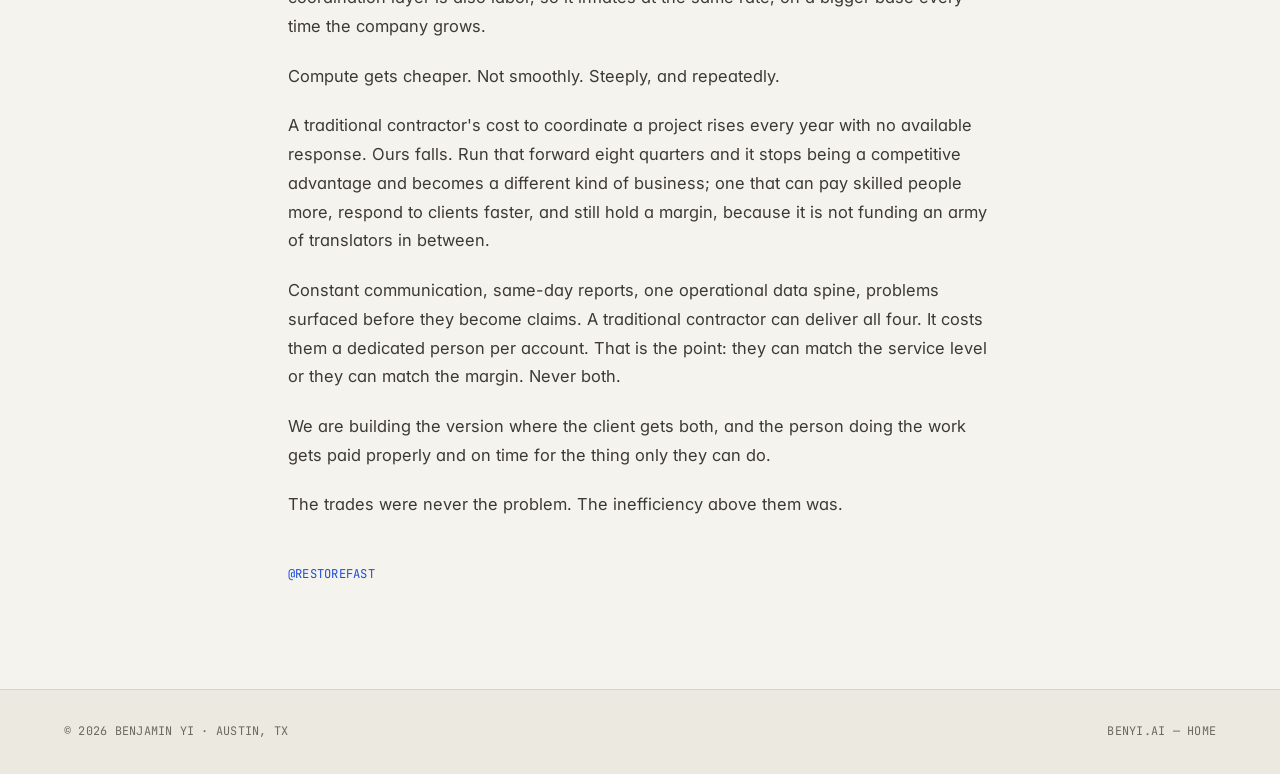
<file: writing/you-cannot-hire-your-way-out-of-a-systems-problem.html>
<!doctype html>
<html lang="en" data-theme="light">
<head>
  <meta charset="utf-8">
  <meta name="viewport" content="width=device-width, initial-scale=1">
  <title>You Cannot Hire Your Way Out of a Systems Problem — Benjamin Yi</title>
  <meta name="description" content="Our industry’s problems, and what RestoreFast is doing differently to solve them.">
  <link rel="canonical" href="https://benyi.ai/writing/you-cannot-hire-your-way-out-of-a-systems-problem.html">
  <meta property="og:title" content="You Cannot Hire Your Way Out of a Systems Problem — Benjamin Yi">
  <meta property="og:description" content="Our industry’s problems, and what RestoreFast is doing differently to solve them.">
  <meta property="og:type" content="article">
  <meta property="og:url" content="https://benyi.ai/writing/you-cannot-hire-your-way-out-of-a-systems-problem.html">
  <meta property="og:image" content="https://benyi.ai/writing/img/systems-problem-cover.jpg">
  <meta property="article:published_time" content="2026-08-18">
  <meta name="twitter:card" content="summary_large_image">
  <meta name="theme-color" content="#f5f3ee">
  <script type="application/ld+json">
  {
    "@context": "https://schema.org",
    "@type": "Article",
    "headline": "You Cannot Hire Your Way Out of a Systems Problem",
    "datePublished": "2026-08-18",
    "url": "https://benyi.ai/writing/you-cannot-hire-your-way-out-of-a-systems-problem.html",
    "image": "https://benyi.ai/writing/img/systems-problem-cover.jpg",
    "author": { "@type": "Person", "@id": "https://benyi.ai/#person", "name": "Benjamin Yi", "alternateName": "Ben Yi", "url": "https://benyi.ai/" }
  }
  </script>
  <link rel="icon" href="/favicon.ico" sizes="any">
  <link rel="icon" type="image/svg+xml" href="/favicon.svg">
  <link rel="icon" type="image/png" sizes="48x48" href="/icon-48.png">
  <link rel="apple-touch-icon" href="/apple-touch-icon.png">
  <link rel="manifest" href="/site.webmanifest">
  <link rel="preconnect" href="https://fonts.googleapis.com">
  <link rel="preconnect" href="https://fonts.gstatic.com" crossorigin>
  <link href="https://fonts.googleapis.com/css2?family=Inter:wght@400;500;600&family=JetBrains+Mono:wght@400;500&family=Newsreader:ital,opsz,wght@0,6..72,300..600;1,6..72,300..500&display=swap" rel="stylesheet">
  <link rel="stylesheet" href="../styles.css">
  <link rel="stylesheet" href="../papers/paper.css">
  <script>
    (function () {
      document.documentElement.classList.add('js');
      try {
        var t = localStorage.getItem('theme');
        if (t !== 'dark' && t !== 'light') t = 'light';
        document.documentElement.dataset.theme = t;
      } catch (e) {}
    })();
  </script>
</head>
<body>
  <div class="noise" aria-hidden="true"></div>
  <header class="site-head">
    <a class="mark" href="../">Benjamin Yi</a>
    <nav class="site-nav mono" aria-label="Primary">
      <a href="../#writing">&larr; All writing</a>
    </nav>
    <button id="themeToggle" class="theme-toggle mono" type="button" aria-label="Switch color theme">
      <span class="theme-toggle__dark">DARK</span><span class="theme-toggle__light">LIGHT</span>
    </button>
  </header>
  <main class="paper">
    <p class="eyebrow mono"><span class="pulse" aria-hidden="true"></span> ESSAY · AUGUST 2026 · BENJAMIN YI</p>
    <h1 class="paper__title">You Cannot Hire Your Way Out of a Systems Problem</h1>
    <p class="paper__dek">Our industry’s problems, and what RestoreFast is doing differently to solve them.</p>
    <p class="paper__byline mono">BENJAMIN YI · <a href="https://x.com/benc_yi/status/2089737038975099358" rel="noopener">ORIGINALLY ON X <span aria-hidden="true">↗</span></a></p>
    <figure class="paper__cover">
      <img src="img/systems-problem-cover.jpg" alt="" width="1983" height="793">
    </figure>
<p>Ask a $50M contractor how they grew, and you will get a hiring story. Two more PMs, a super for the second region, a controller, an estimator, a safety coordinator, a regional VP once the PMs stopped reporting cleanly.</p>
<p>Ask what those people actually do, and the honest answer is that the project lives in their heads. Scope, budget, schedule, and compliance are four separate mental models that one person keeps roughly synchronized by force of will and long hours.</p>
<p>That is the whole industry in one sentence. In a traditional contractor, the operating system is a human being. And it works. That is the uncomfortable part. It works beautifully at one job. The failure is what happens at 10, then 100 jobs. Because when project state lives in heads, scaling means adding heads, and adding heads means the heads have to talk to each other.</p>
<p>Coordination cost does not grow with revenue, it grows with the number of people who need to agree. Two PMs need one channel. Ten PMs, three supers, a controller, and a VP need dozens. So the contractor invents rituals to keep everyone's picture of reality aligned: the Monday ops call, the weekly OAC, the Friday billing meeting, the daily huddle, the pipeline review, the safety stand-up. None of those meetings install a window, price a change order, or collect a receivable. They exist to reconcile the difference between what one person knows and what another person knows.</p>
<p>Then they buy software, and <em>this</em> is where the diagnosis gets interesting.</p>
<h3 class="paper__h3">Why the software doesn't save them</h3>
<p>Procore, Sage, Buildertrend, Autodesk - these are excellent products, and they do not solve this problem, because they were never architected to. They are <em>systems of record</em>. They record what a human already decided. A change order still requires a human to notice the condition, judge it, price it, write it, chase the signature, and remember to bill it. The software simply holds the change order <strong>after</strong> the fact - the human still had to track all of those preprocessing steps on their own.</p>
<p>So the contractor now has the original coordination cost <em>plus</em> a data-entry tax, and a new failure mode where the system of record and the truth on the ground diverge quietly until billing. Everyone in the industry knows what a job looks like ninety days after the last PM who understood it, left.</p>
<p>The same pattern repeats with SOPs. An SOP is an attempt to compile judgment into a document and then run that document on human hardware. It degrades on contact with a jobsite, because SOPs have no enforcement mechanism other than a supervisor, which is another head, which is more coordination. Corporate software, SOPs, and meetings are three different names for the same thing: <strong>manual synchronization of distributed human memory.</strong></p>
<blockquote class="paper__quote">You can read the trap straight off the income statement. G&amp;A grows with revenue. It is booked as a fixed cost and behaves as a variable one. That single line explains the margin compression at scale, the regional VP layer, and the acquisition indigestion. It is the tell that a company is buying growth with coordination overhead.</blockquote>
<p>These firms are not badly run. <strong>They are run correctly, on the wrong architecture.</strong></p>
<h2 class="paper__h2">Part II - Question the requirement</h2>
<h3 class="paper__h3">What the headcount is actually for</h3>
<p>Before designing the replacement, delete the wrong question. The requirement is not <em>manage more projects</em>. Stated that way, more managers is a rational answer.</p>
<p>The real requirement is: <strong>absorb more surprise per unit of overhead.</strong></p>
<p>No contractor ever went under on a job that went to plan. The Gantt chart is not hard. What breaks contractors is the wall that opens up with asbestos behind it, the sub who no-shows, the verbal change order at 2 PM forgotten by 5, the material order 30% short, the pour pushed three days by weather. Each of those events reshapes every downstream dependency - budget, schedule, compliance, billing - and the traditional contractor has exactly one instrument for handling it. A human.</p>
<p>Restate the requirement correctly and the answer changes shape entirely. You are not staffing a management function. You are building a variance-absorption system. And once that is the requirement:</p>
<ul class="paper__list">
<li><strong>DELETE.</strong> The coordination layer produces nothing. It exists only because state is fragmented. Unfragment the state and the layer has no job.</li>
<li><strong>SIMPLIFY.</strong> One recursive project graph. Budget, schedule, and compliance stop being four hand-kept models and become <em>derived views of scope</em>, never free variables. The cascade problem becomes deterministic recalculation over a dependency graph.</li>
<li><strong>ACCELERATE.</strong> Reporting, invoicing, follow-up, and client communication become reads of that graph, executed at machine latency instead of meeting latency.</li>
<li><strong>AUTOMATE LAST.</strong> Only once the graph is real. Automating a broken topology is how the industry got to where it is now.</li>
</ul>
<h2 class="paper__h2">Part III - The Replacement</h2>
<h3 class="paper__h3">The labor is not the problem</h3>
<p>Here is the thing almost every construction-tech company gets wrong. <strong>The trades are not the inefficiency.</strong></p>
<p>The drywall finisher is excellent. The painter is excellent. The HVAC tech carries twenty years of judgment that no model will hold this decade. American tradespeople are, by and large, extraordinarily good at moving atoms in the physical world.</p>
<p>The failure is entirely in the layer above them: routing, verification, documentation, and payment. Work reaches the wrong crew late, gets recorded badly or not at all, and gets paid on a 90+ day cycle through three intermediary layers that each extract margin for the privilege of relaying information poorly.</p>
<blockquote class="paper__quote"><em>We are not trying to replace tradespeople. We are trying to </em>remove the need for the multiple intermediary layers of coordination, documentation, and payment that currently sit between a tradesperson and a clean, billable unit of work.</blockquote>
<p>So RestoreFast builds the thing they plug into. A worker-node abstraction, a field capture surface that takes thirty seconds and produces structured ground truth, a matching layer that routes the right qualification to the right scope, compliance gates that pass or fail deterministically, and same-day settlement. The tradesperson brings the skill. The protocol brings everything the skill has historically been buried under.</p>
<h3 class="paper__h3">What the client experiences</h3>
<figure class="paper__fig">
<img src="img/systems-problem-client-outcomes.png" alt="Table: what the client gets, and why it costs us nothing. Constant communication: status is a read of the project graph, not a phone call to a PM. Same-day reports: field capture already produced the structured record. One operational data spine: scope, cost, schedule, compliance, and billing share one spine. Anomalies surfaced early: agents watch the ground-truth stream continuously." width="699" height="420" loading="lazy">
<figcaption class="mono">Client outcomes using RestoreFast</figcaption>
</figure>
<p>A traditional contractor <em>can</em> deliver all four. It costs them a dedicated person per account. That is precisely the point: they can match the service level or they can match the margin, never both. Every increment of responsiveness they add is an increment of G&amp;A. Every increment we add is a query.</p>
<h3 class="paper__h3">What this means for who we hire</h3>
<p>Let me be direct: the goal is not a company with no people in it. The goal is a company where every person is doing work that <em>compounds</em>.</p>
<p>The traditional contractor's org chart is full of roles that exist to move information from one place to another: retyping field notes into a system, chasing a signature, reconciling two spreadsheets that disagree, calling a client to read them a status that already exists somewhere. Those are not bad people. They are good people assigned to work that a system should be doing, and the industry has quietly accepted paying skilled adults to be the connective tissue between databases that won't talk.</p>
<p>We are building so that the roles that remain are the ones that require judgment. Engineers who own a domain end to end. Operators who solve the genuinely hard problem in front of them instead of the twelfth status update about it. Field leaders whose expertise is captured and reused instead of walking out the door at retirement. Fewer button-clickers, more problem-solvers, and the problem-solvers are better paid because the leverage per person is real.</p>
<p>That is also why the sequence matters. The industry's default move is to hire into a broken system, which means every new person inherits the fragmentation and adds another node to the coordination graph. You cannot fix that with better onboarding. So we are doing it the other way around: get the architecture right first, prove it carries real weight on real federal projects, and only then add people to a system that actually works. Building the system before the headcount is slower at the start and it is the only order that compounds.</p>
<h3 class="paper__h3">The part that should worry the industry more than AI</h3>
<p>By most credible estimates, something close to 40% of the current construction workforce reaches retirement age within the next five to six years. Roughly one in five workers is already over 55. Training a replacement to equivalent competence takes the better part of a decade.</p>
<p>That is not a labor shortage. That is an imminent, permanent loss of institutional judgment, decades of "I've seen this before, here's what's actually behind that wall" walking off the jobsite for good, with no mechanism in place to keep any of it.</p>
<p>The traditional model has no answer, because in the traditional model that knowledge was never written down anywhere. It lived in a head.</p>
<p>In ours, every completed project is a record. Every time an experienced person corrects a machine's proposal, that correction is captured: what the system thought, what the expert knew, and why the expert was right. Over thousands of projects that becomes something the industry has never had: a durable, queryable memory of how good work actually gets done, generated by the people who know how to do it.</p>
<p>That is the real moat, and it is not the models. Anyone can rent a model. The corpus can only be produced by having already run the work, in a compliance environment strict enough to make the record trustworthy. A competitor cannot fast-follow a decade of instrumented operations.</p>
<h3 class="paper__h3">Two curves</h3>
<p>Skilled trade labor gets more expensive every year. Demographics, the retirement wave, immigration policy, and a decade of telling a generation not to enter the trades. The coordination layer is also labor, so it inflates at the same rate, on a bigger base every time the company grows.</p>
<p>Compute gets cheaper. Not smoothly. Steeply, and repeatedly.</p>
<p>A traditional contractor's cost to coordinate a project rises every year with no available response. Ours falls. Run that forward eight quarters and it stops being a competitive advantage and becomes a different kind of business; one that can pay skilled people more, respond to clients faster, and still hold a margin, because it is not funding an army of translators in between.</p>
<p>Constant communication, same-day reports, one operational data spine, problems surfaced before they become claims. A traditional contractor can deliver all four. It costs them a dedicated person per account. That is the point: they can match the service level or they can match the margin. Never both.</p>
<p>We are building the version where the client gets both, and the person doing the work gets paid properly and on time for the thing only they can do.</p>
<p>The trades were never the problem. The inefficiency above them was.</p>
<p class="paper__signoff mono"><a href="https://x.com/restorefast" rel="noopener">@RESTOREFAST</a></p>
  </main>
  <footer class="site-foot">
    <p class="mono">© 2026 BENJAMIN YI · AUSTIN, TX</p>
    <p class="mono site-foot__colophon"><a href="../">BENYI.AI — HOME</a></p>
  </footer>
  <script src="../main.js" defer></script>
</body>
</html>
</file>
<file: styles.css>
/* ==========================================================================
   Benjamin Yi — personal monograph
   Hand-written CSS, zero frameworks.
   Editorial serif (Newsreader) + Swiss sans (Inter) + technical mono (JetBrains Mono).
   Warm archival alabaster default with a mineral obsidian night theme.
   ========================================================================== */

/* ---------- tokens ---------- */

:root {
  --font-serif: "Newsreader", Georgia, "Times New Roman", serif;
  --font-sans: "Inter", system-ui, -apple-system, "Segoe UI", sans-serif;
  --font-mono: "JetBrains Mono", ui-monospace, SFMono-Regular, Menlo, monospace;

  --gutter: clamp(1.25rem, 5vw, 4rem);
  --w: min(1140px, calc(100% - 2 * var(--gutter)));

  --ease-out: cubic-bezier(0.16, 1, 0.3, 1);
  --ease-spring: cubic-bezier(0.22, 1.12, 0.36, 1);

  --radius-sm: 6px;
  --radius-md: 12px;
  --radius-lg: 18px;
}

:root[data-theme="light"],
:root:not([data-theme]) {
  color-scheme: light;
  --bg: #f5f3ee;
  --surface: #ece9e1;
  --surface-elevated: #fbfaf7;
  --ink: #161614;
  --ink-soft: #3c3a35;
  --muted: #6c6960;
  --faint: #9a968b;
  --accent: #1d4ed8;
  --accent-soft: rgba(29, 78, 216, 0.08);
  --accent-ring: rgba(29, 78, 216, 0.24);
  --accent-ink: #f8faff;
  --line: rgba(22, 22, 20, 0.10);
  --line-strong: rgba(22, 22, 20, 0.20);
  --glass: rgba(245, 243, 238, 0.78);
  --glass-strong: rgba(251, 250, 247, 0.92);
  --shadow-sm: 0 1px 2px rgba(20, 18, 14, 0.04), 0 4px 12px rgba(20, 18, 14, 0.04);
  --shadow-lg: 0 24px 60px -20px rgba(20, 18, 14, 0.18), 0 4px 16px -4px rgba(20, 18, 14, 0.06);
  --grain-opacity: 0.032;
}

:root[data-theme="dark"] {
  color-scheme: dark;
  --bg: #0c0d10;
  --surface: #13151b;
  --surface-elevated: #191c24;
  --ink: #eceae4;
  --ink-soft: #c7c4bc;
  --muted: #868994;
  --faint: #555966;
  --accent: #7aa2ff;
  --accent-soft: rgba(122, 162, 255, 0.10);
  --accent-ring: rgba(122, 162, 255, 0.28);
  --accent-ink: #0a0c12;
  --line: rgba(236, 234, 228, 0.09);
  --line-strong: rgba(236, 234, 228, 0.18);
  --glass: rgba(12, 13, 16, 0.76);
  --glass-strong: rgba(21, 24, 31, 0.92);
  --shadow-sm: 0 1px 2px rgba(0, 0, 0, 0.35), 0 8px 24px rgba(0, 0, 0, 0.28);
  --shadow-lg: 0 28px 70px -18px rgba(0, 0, 0, 0.72), 0 6px 20px -6px rgba(0, 0, 0, 0.45);
  --grain-opacity: 0.038;
}

/* ---------- base ---------- */

*, *::before, *::after { box-sizing: border-box; }

html {
  scroll-behavior: smooth;
  scroll-padding-top: 6rem;
}

body {
  margin: 0;
  overflow-x: clip;
  background: var(--bg);
  color: var(--ink);
  font-family: var(--font-sans);
  font-size: clamp(0.97rem, 0.94rem + 0.2vw, 1.06rem);
  line-height: 1.65;
  font-feature-settings: "cv02", "cv03", "cv04", "cv11";
  -webkit-font-smoothing: antialiased;
  -moz-osx-font-smoothing: grayscale;
  transition: background-color 0.35s ease, color 0.35s ease;
}

.mono {
  font-family: var(--font-mono);
  font-size: 0.76rem;
  letter-spacing: 0.02em;
}

a {
  color: var(--ink);
  text-decoration-color: var(--line-strong);
  text-decoration-thickness: 1px;
  text-underline-offset: 0.24em;
  transition: color 0.22s ease, text-decoration-color 0.22s ease;
}
a:hover {
  color: var(--accent);
  text-decoration-color: var(--accent);
}

::selection {
  background: var(--accent);
  color: var(--accent-ink);
}

:focus-visible {
  outline: 2px solid var(--accent);
  outline-offset: 3px;
  border-radius: 3px;
}

h1, h2, h3 {
  margin: 0;
  font-weight: 400;
  text-wrap: balance;
}
p { margin: 0; }
button { font: inherit; color: inherit; }

/* ---------- chrome: skip, paper tooth, scroll rail ---------- */

.skip {
  position: fixed;
  top: 0.75rem;
  left: 50%;
  translate: -50% -300%;
  z-index: 200;
  background: var(--ink);
  color: var(--bg);
  padding: 0.5rem 1.1rem;
  border-radius: 999px;
  font-size: 0.8rem;
  text-decoration: none;
  transition: translate 0.25s var(--ease-out);
}
.skip:focus-visible { translate: -50% 0; color: var(--bg); }

.grain,
.noise {
  position: fixed;
  inset: -40%;
  z-index: 90;
  pointer-events: none;
  opacity: var(--grain-opacity);
  background-image: url("data:image/svg+xml,%3Csvg xmlns='http://www.w3.org/2000/svg' width='220' height='220'%3E%3Cfilter id='n'%3E%3CfeTurbulence type='fractalNoise' baseFrequency='0.85' numOctaves='2' stitchTiles='stitch'/%3E%3C/filter%3E%3Crect width='100%25' height='100%25' filter='url(%23n)'/%3E%3C/svg%3E");
}

.scroll-rail {
  position: fixed;
  top: 0;
  left: 0;
  right: 0;
  height: 2px;
  z-index: 120;
  pointer-events: none;
}
.scroll-rail__bar {
  display: block;
  width: 100%;
  height: 100%;
  background: var(--accent);
  transform-origin: 0 50%;
  transform: scaleX(0);
  opacity: 0.85;
}

/* ---------- header (shared with homepage + subpages) ---------- */

.site-head {
  position: fixed;
  inset: 0 0 auto 0;
  z-index: 80;
  display: grid;
  grid-template-columns: 1fr auto 1fr;
  align-items: center;
  gap: 1rem;
  padding: 0.9rem var(--gutter);
  background: color-mix(in srgb, var(--bg) 76%, transparent);
  backdrop-filter: blur(14px);
  -webkit-backdrop-filter: blur(14px);
  border-bottom: 1px solid transparent;
  transition: border-color 0.3s ease, background-color 0.3s ease;
}
.site-head.is-scrolled {
  border-bottom-color: var(--line);
}

.brand {
  justify-self: start;
  display: inline-flex;
  align-items: center;
  gap: 0.55rem;
  text-decoration: none;
  color: var(--ink);
}
.brand__name {
  font-family: var(--font-serif);
  font-size: 1.12rem;
  font-weight: 500;
  letter-spacing: -0.015em;
}
.brand:hover { color: var(--accent); }

/* Floating segmented nav pill */
.pill-nav {
  position: relative;
  display: inline-flex;
  align-items: center;
  gap: 0.15rem;
  padding: 0.25rem;
  border-radius: 999px;
  background: var(--surface);
  border: 1px solid var(--line);
  box-shadow: var(--shadow-sm);
}
.pill-nav__thumb {
  position: absolute;
  top: 0.25rem;
  left: 0;
  height: calc(100% - 0.5rem);
  border-radius: 999px;
  background: var(--surface-elevated);
  border: 1px solid var(--line);
  box-shadow: 0 1px 3px rgba(0, 0, 0, 0.06);
  opacity: 0;
  pointer-events: none;
  transition: transform 0.42s var(--ease-spring), width 0.38s var(--ease-out), opacity 0.25s ease;
}
.pill-nav a {
  position: relative;
  z-index: 1;
  padding: 0.36rem 0.88rem;
  border-radius: 999px;
  font-size: 0.82rem;
  font-weight: 500;
  color: var(--muted);
  text-decoration: none;
  transition: color 0.22s ease;
}
.pill-nav a:hover,
.pill-nav a[aria-current="true"] {
  color: var(--ink);
}

.head-controls {
  justify-self: end;
  display: inline-flex;
  align-items: center;
  gap: 0.5rem;
}

.icon-pill {
  display: inline-flex;
  align-items: center;
  justify-content: center;
  height: 32px;
  padding: 0 0.65rem;
  border-radius: 999px;
  border: 1px solid var(--line);
  background: var(--surface-elevated);
  color: var(--muted);
  font-size: 0.72rem;
  cursor: pointer;
  transition: border-color 0.22s ease, color 0.22s ease, transform 0.22s var(--ease-out);
}
.icon-pill:hover {
  border-color: var(--line-strong);
  color: var(--ink);
}

.theme-btn {
  display: inline-flex;
  align-items: center;
  justify-content: center;
  width: 32px;
  height: 32px;
  border-radius: 999px;
  border: 1px solid var(--line);
  background: var(--surface-elevated);
  color: var(--muted);
  cursor: pointer;
  transition: border-color 0.22s ease, color 0.22s ease, transform 0.3s var(--ease-out);
}
.theme-btn:hover {
  border-color: var(--line-strong);
  color: var(--ink);
  transform: rotate(12deg);
}
.theme-btn svg { width: 15px; height: 15px; }
:root[data-theme="light"] .theme-btn__sun,
:root:not([data-theme])   .theme-btn__sun { display: none; }
:root[data-theme="dark"]  .theme-btn__moon { display: none; }

/* Subpage header compatibility (papers/ & writing/) */
body:not(.page-home) .site-head {
  display: flex;
  align-items: center;
  gap: 1.5rem;
  border-bottom: 1px solid var(--line);
}
.mark {
  font-family: var(--font-serif);
  font-size: 1.05rem;
  font-weight: 500;
  letter-spacing: -0.01em;
  text-decoration: none;
  color: var(--ink);
}
.mark:hover { color: var(--accent); }
.site-nav {
  display: flex;
  gap: 1.4rem;
  margin-left: auto;
}
.site-nav a {
  text-decoration: none;
  color: var(--muted);
  font-size: 0.78rem;
}
.site-nav a:hover { color: var(--accent); }
.theme-toggle {
  border: 1px solid var(--line-strong);
  background: var(--surface-elevated);
  color: var(--muted);
  border-radius: 999px;
  padding: 0.32rem 0.85rem;
  cursor: pointer;
  font-size: 0.68rem;
  letter-spacing: 0.06em;
  transition: color 0.2s ease, border-color 0.2s ease;
}
.theme-toggle:hover { color: var(--ink); border-color: var(--ink); }
:root[data-theme="dark"]  .theme-toggle__dark  { display: none; }
:root[data-theme="light"] .theme-toggle__light,
:root:not([data-theme])   .theme-toggle__light { display: none; }

.eyebrow {
  display: flex;
  flex-wrap: wrap;
  align-items: center;
  gap: 0.5rem;
  color: var(--muted);
  margin-bottom: 1rem;
}
.pulse {
  width: 6px;
  height: 6px;
  border-radius: 50%;
  background: var(--accent);
}

/* ---------- hero: sticky 3D basin-dive stage ---------- */

.hero-stage {
  position: relative;
  height: 205svh;
  --dive: 0;
  --dive-copy: 0;
  --dive-exit: 0;
}

.hero {
  position: sticky;
  top: 0;
  height: 100svh;
  display: flex;
  flex-direction: column;
  justify-content: center;
  padding: 5.5rem 0 4rem;
  overflow: hidden;
  cursor: grab;
}
.hero:active { cursor: grabbing; }

/* Localized atmospheric veil strictly behind the left editorial column;
   lifts away automatically as the copy departs so the full 3D canyon shines */
.hero::before {
  content: "";
  position: absolute;
  inset: 0;
  z-index: 1;
  pointer-events: none;
  opacity: calc(1 - var(--dive-copy, 0));
  background: radial-gradient(
    ellipse 54% 72% at 24% 48%,
    color-mix(in srgb, var(--bg) 82%, transparent) 0%,
    color-mix(in srgb, var(--bg) 42%, transparent) 58%,
    transparent 100%
  );
}

/* Luminous aperture blooming at the bottom of the attractor funnel to
   seamlessly expose Writing & Research */
.hero__portal {
  position: absolute;
  inset: 0;
  z-index: 4;
  pointer-events: none;
  opacity: var(--dive-exit, 0);
  background:
    radial-gradient(
      circle at 50% 50%,
      var(--bg) 0%,
      color-mix(in srgb, var(--bg) 96%, transparent) 48%,
      color-mix(in srgb, var(--accent) 12%, var(--bg)) 100%
    );
  transform: scale(calc(0.4 + var(--dive-exit, 0) * 0.9));
  will-change: transform, opacity;
}

.hero__field {
  position: absolute;
  inset: 0;
  width: 100%;
  height: 100%;
  pointer-events: none;
  z-index: 0;
}

.hero__inner {
  position: relative;
  z-index: 2;
  width: var(--w);
  margin-inline: auto;
  pointer-events: none; /* allow dragging/clicking open space to interact with 3D mesh */
  transform: translate3d(0, calc(var(--dive-copy, 0) * -68px), 0) scale(calc(1 + var(--dive-copy, 0) * 0.055));
  opacity: calc(1 - var(--dive-copy, 0));
  filter: blur(calc(var(--dive-copy, 0) * 2.5px));
  will-change: transform, opacity, filter;
}
.hero__inner a,
.hero__inner button,
.hero__inner p,
.hero__inner h1 {
  pointer-events: auto;
}

.hero__scroll-cue {
  position: absolute;
  left: var(--gutter);
  bottom: 1.65rem;
  z-index: 3;
  font-size: 0.68rem;
  color: var(--muted);
  letter-spacing: 0.04em;
  pointer-events: none;
  opacity: calc(1 - min(1, var(--dive, 0) * 6));
  transition: opacity 0.2s ease;
}

/* Choreographed opening entrance synced to the 3D manifold bloom */
.js .hero-anim {
  opacity: 0;
  transform: translateY(22px);
  animation: heroRise 0.95s var(--ease-out) var(--d, 0ms) forwards;
}
@keyframes heroRise {
  to {
    opacity: 1;
    transform: translateY(0);
  }
}

.hero__meta {
  display: inline-flex;
  align-items: center;
  gap: 0.6rem;
  font-size: 0.82rem;
  color: var(--muted);
  margin-bottom: clamp(1.6rem, 3.2vh, 2.5rem);
}
.meta-loc {
  display: inline-flex;
  align-items: center;
  gap: 0.48rem;
}
.meta-sky {
  width: 7px;
  height: 7px;
  border-radius: 50%;
  background: var(--accent);
  box-shadow: 0 0 0 3px var(--accent-soft);
}
.meta-sep { color: var(--faint); }

.hero__title {
  font-family: var(--font-serif);
  font-size: clamp(3.3rem, 8.2vw, 6.8rem);
  font-weight: 400;
  line-height: 0.96;
  letter-spacing: -0.035em;
  color: var(--ink);
  font-optical-sizing: auto;
}

.hero__statement {
  margin-top: clamp(1.5rem, 3vh, 2.2rem);
  max-width: 24ch;
  font-family: var(--font-serif);
  font-size: clamp(1.55rem, 3.1vw, 2.55rem);
  font-weight: 300;
  line-height: 1.24;
  letter-spacing: -0.02em;
  color: var(--ink-soft);
}
.hero__statement em {
  font-style: italic;
  color: var(--ink);
  text-decoration: underline;
  text-decoration-color: var(--accent-ring);
  text-decoration-thickness: 1.5px;
  text-underline-offset: 0.16em;
}

.hero__foot {
  margin-top: clamp(2.2rem, 4.8vh, 3.4rem);
  display: flex;
  flex-wrap: wrap;
  align-items: center;
  justify-content: space-between;
  gap: 1.6rem 3rem;
  padding-top: 1.6rem;
  border-top: 1px solid var(--line);
  max-width: 52rem;
}

.hero__note {
  max-width: 34ch;
  font-size: 0.94rem;
  line-height: 1.6;
  color: var(--muted);
}
.hero__note a {
  color: var(--ink);
  font-weight: 500;
  text-decoration-color: var(--line-strong);
}
.hero__note a:hover {
  color: var(--accent);
  text-decoration-color: var(--accent);
}

.hero__actions {
  display: flex;
  flex-wrap: wrap;
  align-items: center;
  gap: 1.15rem;
}

.action-primary {
  display: inline-flex;
  align-items: center;
  gap: 0.55rem;
  padding: 0.68rem 1.25rem;
  border-radius: 999px;
  border: 1px solid var(--ink);
  background: var(--ink);
  color: var(--bg);
  font-size: 0.88rem;
  font-weight: 500;
  text-decoration: none;
  cursor: pointer;
  transition: transform 0.28s var(--ease-out), background-color 0.22s ease, border-color 0.22s ease, color 0.22s ease;
}
.action-primary svg {
  width: 14px;
  height: 14px;
  transition: transform 0.28s var(--ease-out);
}
.action-primary:hover {
  background: var(--accent);
  border-color: var(--accent);
  color: var(--accent-ink);
  transform: translateY(-1px);
}
.action-primary:hover svg { transform: translateY(2px); }

.action-quiet {
  font-size: 0.88rem;
  font-weight: 500;
  color: var(--muted);
  text-decoration: none;
  padding: 0.4rem 0.1rem;
  border-bottom: 1px solid transparent;
  transition: color 0.22s ease, border-color 0.22s ease;
}
.action-quiet:hover {
  color: var(--ink);
  border-bottom-color: var(--ink);
}

.hero__hud {
  position: absolute;
  right: var(--gutter);
  bottom: 1.35rem;
  z-index: 3;
  display: inline-flex;
  align-items: center;
  gap: 0.6rem;
  padding: 0.36rem 0.42rem 0.36rem 0.85rem;
  border-radius: 999px;
  background: var(--glass);
  border: 1px solid var(--line);
  backdrop-filter: blur(12px);
  -webkit-backdrop-filter: blur(12px);
  font-size: 0.68rem;
  color: var(--muted);
  box-shadow: var(--shadow-sm);
  opacity: calc(1 - min(1, var(--dive, 0) * 4.5));
}
.hero__hud-stat strong {
  color: var(--ink);
  font-weight: 500;
  font-variant-numeric: tabular-nums;
}
.hero__hud-sep { color: var(--faint); }
.hero__hint {
  color: var(--muted);
  transition: opacity 0.6s ease;
}
.hero__hint.is-gone { opacity: 0.45; }

.hero__pulse-btn {
  padding: 0.24rem 0.72rem;
  border-radius: 999px;
  border: 1px solid var(--line-strong);
  background: var(--surface-elevated);
  color: var(--ink);
  font-size: 0.66rem;
  cursor: pointer;
  transition: border-color 0.22s ease, color 0.22s ease, background-color 0.22s ease, transform 0.22s var(--ease-out);
}
.hero__pulse-btn:hover {
  border-color: var(--accent);
  color: var(--accent);
  background: var(--accent-soft);
}
.hero__pulse-btn:active { transform: scale(0.95); }

/* ---------- editorial section bands ---------- */

.band {
  width: var(--w);
  margin-inline: auto;
  padding-block: clamp(4.5rem, 9.5vh, 7.2rem);
  border-top: 1px solid var(--line);
}
.band--writing {
  position: relative;
  z-index: 6;
  margin-top: -42svh;
  padding-top: clamp(3rem, 6vh, 4.5rem);
  border-top: none;
  scroll-margin-top: 5.5rem;
}

.band__head {
  display: flex;
  flex-wrap: wrap;
  align-items: flex-end;
  justify-content: space-between;
  gap: 1.4rem 2rem;
  margin-bottom: clamp(2.2rem, 4.5vh, 3.2rem);
}

.kicker {
  display: block;
  font-size: 0.72rem;
  color: var(--muted);
  margin-bottom: 0.55rem;
  letter-spacing: 0.04em;
}

.band__title {
  font-family: var(--font-serif);
  font-size: clamp(2.1rem, 4.2vw, 3.2rem);
  font-weight: 400;
  line-height: 1.08;
  letter-spacing: -0.025em;
  color: var(--ink);
}

.band__aside {
  max-width: 34ch;
  font-size: 0.94rem;
  color: var(--muted);
  line-height: 1.55;
}

/* ---------- 01 writing & research: segmented filter + editorial index ---------- */

.segmented {
  position: relative;
  display: inline-flex;
  align-items: center;
  padding: 0.22rem;
  border-radius: 999px;
  background: var(--surface);
  border: 1px solid var(--line);
}
.segmented__thumb {
  position: absolute;
  top: 0.22rem;
  left: 0;
  height: calc(100% - 0.44rem);
  border-radius: 999px;
  background: var(--surface-elevated);
  border: 1px solid var(--line);
  box-shadow: 0 1px 2px rgba(0, 0, 0, 0.05);
  pointer-events: none;
  transition: transform 0.4s var(--ease-spring), width 0.36s var(--ease-out);
}
.segmented__btn {
  position: relative;
  z-index: 1;
  display: inline-flex;
  align-items: center;
  gap: 0.35rem;
  padding: 0.36rem 0.85rem;
  border: none;
  background: transparent;
  border-radius: 999px;
  font-size: 0.8rem;
  font-weight: 500;
  color: var(--muted);
  cursor: pointer;
  transition: color 0.22s ease;
}
.segmented__btn:hover,
.segmented__btn.is-active {
  color: var(--ink);
}
.segmented__count {
  font-family: var(--font-mono);
  font-size: 0.68rem;
  color: var(--faint);
}
.segmented__btn.is-active .segmented__count {
  color: var(--accent);
}

.index-list {
  list-style: none;
  margin: 0;
  padding: 0;
  border-bottom: 1px solid var(--line);
}

.index-item {
  position: relative;
  border-top: 1px solid transparent;
  transition: opacity 0.28s ease;
}
.index-item::before {
  content: "";
  position: absolute;
  top: 0;
  left: 0;
  right: 0;
  height: 1px;
  background: var(--line);
  transform-origin: 0 50%;
  transform: scaleX(1);
  transition: transform 0.85s var(--ease-out) var(--stagger, 0ms), background-color 0.25s ease;
}
.js .index-item.reveal::before {
  transform: scaleX(0);
}
.js .index-item.reveal.in::before {
  transform: scaleX(1);
}
.index-item:hover::before {
  background: var(--accent);
}
.index-item.is-hidden {
  display: none;
}

/* Kinetic masked editorial headings */
.kinetic-title .kw {
  display: inline-block;
  overflow: hidden;
  vertical-align: bottom;
  padding-block: 0.08em 0.16em;
  margin-block: -0.08em -0.16em;
}
.kinetic-title .kw > span {
  display: inline-block;
  transform: translateY(115%);
  transition: transform 0.88s var(--ease-out);
  transition-delay: calc(var(--wi, 0) * 48ms);
}
.reveal.in .kinetic-title .kw > span,
.kinetic-title.in .kw > span {
  transform: translateY(0);
}

/* Dim sibling rows gently when one is hovered — pure studio restraint */
.index-list:has(.index-item:hover) .index-item:not(:hover) {
  opacity: 0.48;
}

.index-link {
  display: grid;
  grid-template-columns: 9.5rem minmax(0, 1fr) 6.5rem;
  gap: 1rem 2.2rem;
  align-items: baseline;
  padding: clamp(1.5rem, 2.8vh, 2.1rem) 0;
  text-decoration: none;
  color: inherit;
}

.index-link__meta {
  display: flex;
  flex-direction: column;
  gap: 0.2rem;
  color: var(--muted);
  font-size: 0.74rem;
}
.index-link__kind {
  color: var(--faint);
}
.index-link:hover .index-link__kind {
  color: var(--accent);
}

.index-link__title {
  font-family: var(--font-serif);
  font-size: clamp(1.3rem, 2.2vw, 1.65rem);
  font-weight: 400;
  line-height: 1.24;
  letter-spacing: -0.015em;
  color: var(--ink);
  transition: color 0.22s ease;
}
.index-link:hover .index-link__title {
  color: var(--accent);
}

.index-link__dek {
  margin-top: 0.55rem;
  max-width: 56ch;
  font-size: 0.92rem;
  line-height: 1.58;
  color: var(--muted);
}

.index-link__end {
  justify-self: end;
  display: inline-flex;
  align-items: center;
  gap: 0.6rem;
  color: var(--faint);
  font-size: 0.74rem;
}
.index-link__arrow {
  display: inline-block;
  font-size: 0.95rem;
  transition: transform 0.3s var(--ease-out), color 0.22s ease;
}
.index-link:hover .index-link__arrow {
  color: var(--accent);
  transform: translate(3px, -3px);
}

/* Floating editorial hover preview plate */
.float-preview {
  position: fixed;
  top: 0;
  left: 0;
  z-index: 65;
  margin: 0;
  width: 310px;
  padding: 0.45rem;
  border-radius: var(--radius-md);
  background: var(--glass-strong);
  border: 1px solid var(--line-strong);
  box-shadow: var(--shadow-lg);
  backdrop-filter: blur(12px);
  -webkit-backdrop-filter: blur(12px);
  pointer-events: none;
  opacity: 0;
  transform: translate3d(0, 0, 0) scale(0.92);
  transition: opacity 0.28s var(--ease-out), transform 0.28s var(--ease-out);
  will-change: transform, opacity;
}
.float-preview.is-visible {
  opacity: 1;
}
.float-preview__frame {
  overflow: hidden;
  border-radius: 7px;
  background: var(--surface);
  aspect-ratio: 16 / 9;
}
.float-preview__frame img {
  display: block;
  width: 100%;
  height: 100%;
  object-fit: cover;
}
.float-preview__cap {
  margin-top: 0.42rem;
  padding-inline: 0.2rem;
  font-size: 0.66rem;
  color: var(--muted);
}

@media (hover: none), (max-width: 1020px) {
  .float-preview { display: none; }
}

/* ---------- 02 field notebook: interactive specimen workbench ---------- */

.notebook {
  display: grid;
  grid-template-columns: minmax(0, 1fr) minmax(0, 1.15fr);
  gap: clamp(1.8rem, 4vw, 3.6rem);
  align-items: start;
}

.notebook__list {
  display: flex;
  flex-direction: column;
  border-top: 1px solid var(--line);
}

.nb-item {
  position: relative;
  display: grid;
  grid-template-columns: 2.4rem minmax(0, 1fr);
  grid-template-rows: auto auto;
  column-gap: 0.9rem;
  row-gap: 0.15rem;
  text-align: left;
  padding: 1.15rem 1rem 1.15rem 0.9rem;
  border: none;
  border-bottom: 1px solid var(--line);
  background: transparent;
  cursor: pointer;
  transition: background-color 0.22s ease, padding-left 0.3s var(--ease-out);
}
.nb-item::before {
  content: "";
  position: absolute;
  left: 0;
  top: 0.7rem;
  bottom: 0.7rem;
  width: 2px;
  border-radius: 2px;
  background: var(--accent);
  transform: scaleY(0);
  transform-origin: center;
  transition: transform 0.32s var(--ease-out);
}
.nb-item:hover {
  background: color-mix(in srgb, var(--surface) 55%, transparent);
}
.nb-item.is-active {
  background: var(--surface);
  padding-left: 1.25rem;
}
.nb-item.is-active::before {
  transform: scaleY(1);
}

.nb-item__num {
  grid-row: 1 / 3;
  align-self: center;
  font-size: 0.72rem;
  color: var(--faint);
  transition: color 0.22s ease;
}
.nb-item.is-active .nb-item__num {
  color: var(--accent);
}

.nb-item__label {
  font-family: var(--font-serif);
  font-size: 1.38rem;
  line-height: 1.2;
  letter-spacing: -0.015em;
  color: var(--ink);
}

.nb-item__short {
  font-size: 0.84rem;
  color: var(--muted);
}

/* Specimen Display Plate */
.notebook__stage {
  position: sticky;
  top: 6rem;
  padding: clamp(1.5rem, 3vw, 2.2rem);
  border-radius: var(--radius-lg);
  background: var(--surface-elevated);
  border: 1px solid var(--line);
  box-shadow: var(--shadow-sm);
}

/* Subtle drafting registration marks */
.reg {
  position: absolute;
  font-family: var(--font-mono);
  font-size: 0.72rem;
  line-height: 1;
  color: var(--faint);
  opacity: 0.55;
  pointer-events: none;
  user-select: none;
}
.reg--tl { top: 0.7rem; left: 0.85rem; }
.reg--tr { top: 0.7rem; right: 0.85rem; }
.reg--bl { bottom: 0.7rem; left: 0.85rem; }
.reg--br { bottom: 0.7rem; right: 0.85rem; }

.specimen {
  animation: specimenIn 0.38s var(--ease-out);
}
.specimen[hidden] { display: none; }

@keyframes specimenIn {
  from { opacity: 0; transform: translateY(6px); }
  to   { opacity: 1; transform: translateY(0); }
}

.specimen__bar {
  display: flex;
  flex-wrap: wrap;
  align-items: center;
  justify-content: space-between;
  gap: 0.4rem 1rem;
  margin-bottom: 0.85rem;
  font-size: 0.68rem;
  color: var(--muted);
}
.specimen__prompt {
  display: inline-flex;
  align-items: center;
  gap: 0.45rem;
}
.specimen__prompt::before {
  content: "";
  width: 6px;
  height: 6px;
  border-radius: 50%;
  background: var(--accent);
  box-shadow: 0 0 0 3px var(--accent-soft);
}
.specimen__readout {
  color: var(--accent);
  font-variant-numeric: tabular-nums;
}

.specimen__canvas {
  position: relative;
  overflow: hidden;
  border-radius: var(--radius-md);
  background:
    linear-gradient(var(--line) 1px, transparent 1px),
    linear-gradient(90deg, var(--line) 1px, transparent 1px),
    radial-gradient(circle at 50% 50%, var(--accent-soft) 0%, transparent 74%),
    var(--bg);
  background-size: 32px 32px, 32px 32px, 100% 100%, 100% 100%;
  border: 1px solid var(--line);
}

.specimen__gl {
  display: block;
  width: 100%;
  height: clamp(250px, 32vw, 320px);
  cursor: crosshair;
  touch-action: none;
}

.specimen__foot {
  margin-top: 1.35rem;
}
.specimen__head {
  display: flex;
  flex-wrap: wrap;
  align-items: baseline;
  justify-content: space-between;
  gap: 0.4rem 1rem;
}
.specimen__head h3 {
  font-family: var(--font-serif);
  font-size: 1.55rem;
  letter-spacing: -0.02em;
  color: var(--ink);
}
.specimen__eq {
  font-size: 0.72rem;
  color: var(--accent);
}
.specimen__foot p {
  margin-top: 0.65rem;
  font-size: 0.96rem;
  line-height: 1.62;
  color: var(--muted);
}

/* ---------- 03 work: quiet architectural plate ---------- */

.work-plate {
  position: relative;
  border-radius: var(--radius-lg);
  background: var(--surface-elevated);
  border: 1px solid var(--line);
  box-shadow: var(--shadow-sm);
  overflow: hidden;
  transform-style: preserve-3d;
  transition: transform 0.35s var(--ease-out), box-shadow 0.35s ease, border-color 0.35s ease;
  will-change: transform;
}
.work-plate:hover {
  border-color: var(--line-strong);
  box-shadow: var(--shadow-lg);
}
.work-plate__sheen {
  position: absolute;
  inset: 0;
  z-index: 2;
  pointer-events: none;
  opacity: 0;
  background: radial-gradient(
    460px circle at var(--wx, 50%) var(--wy, 50%),
    color-mix(in srgb, var(--accent) 9%, transparent) 0%,
    transparent 65%
  );
  transition: opacity 0.35s ease;
}
.work-plate:hover .work-plate__sheen { opacity: 1; }

.work-plate__main {
  padding: clamp(1.8rem, 4vw, 3rem);
}

.work-plate__top {
  display: flex;
  flex-wrap: wrap;
  align-items: baseline;
  justify-content: space-between;
  gap: 0.5rem 1.5rem;
}

.work-plate__name {
  font-family: var(--font-serif);
  font-size: clamp(1.7rem, 3vw, 2.2rem);
  letter-spacing: -0.02em;
  color: var(--ink);
}

.work-plate__role {
  color: var(--muted);
  font-size: 0.74rem;
}

.work-plate__lead {
  margin-top: 1.35rem;
  max-width: 48ch;
  font-family: var(--font-serif);
  font-size: clamp(1.22rem, 2vw, 1.5rem);
  font-weight: 300;
  line-height: 1.42;
  color: var(--ink);
}

.work-plate__copy {
  margin-top: 1rem;
  max-width: 62ch;
  font-size: 0.95rem;
  line-height: 1.68;
  color: var(--muted);
}

.work-plate__link {
  display: inline-flex;
  align-items: center;
  gap: 0.45rem;
  margin-top: 1.6rem;
  font-size: 0.88rem;
  font-weight: 500;
  color: var(--ink);
  text-decoration: none;
  padding-bottom: 0.2rem;
  border-bottom: 1px solid var(--line-strong);
  transition: color 0.22s ease, border-color 0.22s ease;
}
.work-plate__link:hover {
  color: var(--accent);
  border-bottom-color: var(--accent);
}

.work-plate__specs {
  margin: 0;
  display: grid;
  grid-template-columns: repeat(4, minmax(0, 1fr));
  border-top: 1px solid var(--line);
  background: var(--surface);
}

.spec {
  padding: 1.35rem 1.6rem;
  border-left: 1px solid var(--line);
}
.spec:first-child { border-left: none; }

.spec dt {
  font-size: 0.68rem;
  color: var(--muted);
  letter-spacing: 0.03em;
}
.spec dd {
  margin: 0.35rem 0 0;
  font-size: 1.05rem;
  font-weight: 600;
  font-variant-numeric: tabular-nums;
  letter-spacing: -0.015em;
  color: var(--ink);
}
.spec__sub {
  display: block;
  margin-top: 0.12rem;
  font-size: 0.78rem;
  font-weight: 400;
  color: var(--muted);
}

/* ---------- 04 contact ---------- */

.band--contact {
  padding-bottom: clamp(5rem, 11vh, 8rem);
}

.contact-layout {
  display: grid;
  grid-template-columns: minmax(0, 0.95fr) minmax(0, 1.05fr);
  gap: clamp(2.5rem, 6vw, 5.5rem);
  align-items: start;
}

.contact-intro__copy {
  margin-top: 1.1rem;
  max-width: 34ch;
  font-size: 1.02rem;
  line-height: 1.6;
  color: var(--muted);
}

.contact-direct {
  margin-top: 1.8rem;
}

.copy-btn {
  display: inline-flex;
  align-items: center;
  gap: 0.6rem;
  padding: 0.62rem 1.1rem;
  border-radius: 999px;
  border: 1px solid var(--line-strong);
  background: var(--surface-elevated);
  color: var(--ink);
  font-size: 0.86rem;
  font-weight: 500;
  cursor: pointer;
  transition: border-color 0.22s ease, color 0.22s ease, background-color 0.22s ease;
}
.copy-btn:hover {
  border-color: var(--accent);
  color: var(--accent);
}
.copy-btn.is-copied {
  border-color: var(--accent);
  background: var(--accent-soft);
  color: var(--accent);
}
.copy-btn__icon {
  display: inline-flex;
  width: 15px;
  height: 15px;
}
.copy-btn__icon svg { width: 100%; height: 100%; }

.elsewhere {
  list-style: none;
  margin: 2.2rem 0 0;
  padding: 0;
  border-top: 1px solid var(--line);
}
.elsewhere a {
  display: flex;
  align-items: center;
  justify-content: space-between;
  padding: 0.85rem 0;
  border-bottom: 1px solid var(--line);
  font-size: 0.92rem;
  text-decoration: none;
  color: var(--ink);
  transition: color 0.22s ease, padding-left 0.28s var(--ease-out);
}
.elsewhere a .mono {
  color: var(--muted);
  font-size: 0.74rem;
  transition: color 0.22s ease;
}
.elsewhere a:hover {
  color: var(--accent);
  padding-left: 0.35rem;
}
.elsewhere a:hover .mono {
  color: var(--accent);
}

/* Open-lined editorial form */
.note-form {
  padding: clamp(1.6rem, 3.2vw, 2.4rem);
  border-radius: var(--radius-lg);
  background: var(--surface-elevated);
  border: 1px solid var(--line);
  box-shadow: var(--shadow-sm);
}

.note-form__heading {
  font-size: 0.72rem;
  color: var(--muted);
  margin-bottom: 1.5rem;
}

.note-form__row {
  display: grid;
  grid-template-columns: 1fr 1fr;
  gap: 1.2rem;
}

.field {
  display: block;
  margin-bottom: 1.35rem;
}
.field__label {
  display: block;
  font-size: 0.78rem;
  font-weight: 500;
  color: var(--muted);
  margin-bottom: 0.45rem;
}

.field input,
.field textarea {
  width: 100%;
  padding: 0.65rem 0;
  background: transparent;
  border: none;
  border-bottom: 1px solid var(--line-strong);
  border-radius: 0;
  color: var(--ink);
  font: inherit;
  font-size: 0.95rem;
  transition: border-color 0.22s ease;
}
.field textarea {
  resize: vertical;
  min-height: 6.5rem;
}
.field input::placeholder,
.field textarea::placeholder {
  color: var(--faint);
}
.field input:focus,
.field textarea:focus {
  outline: none;
  border-bottom-color: var(--accent);
}

.note-form__actions {
  margin-top: 0.6rem;
}
.note-form__actions .action-primary:hover svg {
  transform: translateX(3px);
}

.note-form__fallback {
  margin-top: 1.15rem;
  padding-top: 0.95rem;
  border-top: 1px solid var(--line);
  display: flex;
  flex-wrap: wrap;
  align-items: center;
  gap: 0.45rem;
  font-size: 0.7rem;
  color: var(--muted);
}
.note-form__fallback[hidden] { display: none; }
.note-form__fallback a,
.fallback-copy {
  color: var(--accent);
  text-decoration: none;
  border: none;
  background: transparent;
  padding: 0;
  font: inherit;
  cursor: pointer;
}
.note-form__fallback a:hover,
.fallback-copy:hover {
  text-decoration: underline;
}

/* ---------- footer ---------- */

.site-foot {
  border-top: 1px solid var(--line);
  background: var(--surface);
  padding: 2rem var(--gutter);
  color: var(--muted);
  font-size: 0.84rem;
}

.site-foot__inner {
  width: var(--w);
  margin-inline: auto;
  display: grid;
  grid-template-columns: 1fr auto 1fr;
  align-items: center;
  gap: 1rem;
}
.site-foot__motto {
  font-family: var(--font-serif);
  font-size: 0.98rem;
  color: var(--ink-soft);
}
.site-foot__right {
  justify-self: end;
}

/* Subpage footer compatibility */
body:not(.page-home) .site-foot {
  display: flex;
  flex-wrap: wrap;
  align-items: center;
  justify-content: space-between;
  gap: 0.8rem 2rem;
}
body:not(.page-home) .site-foot p {
  font-size: 0.74rem;
}

.colophon-egg {
  border: none;
  background: transparent;
  padding: 0.25rem 0;
  font-family: var(--font-serif);
  font-style: italic;
  font-size: 0.92rem;
  color: var(--muted);
  cursor: pointer;
  border-bottom: 1px dotted var(--line-strong);
  transition: color 0.22s ease, border-color 0.22s ease;
}
.colophon-egg:hover {
  color: var(--accent);
  border-bottom-color: var(--accent);
}

/* ---------- command palette (⌘K) ---------- */

.cmd-backdrop {
  position: fixed;
  inset: 0;
  z-index: 150;
  display: flex;
  align-items: flex-start;
  justify-content: center;
  padding: min(16vh, 9rem) 1rem 2rem;
  background: rgba(10, 11, 14, 0.42);
  backdrop-filter: blur(6px);
  -webkit-backdrop-filter: blur(6px);
  animation: fadeIn 0.18s ease;
}
.cmd-backdrop[hidden] { display: none; }

@keyframes fadeIn {
  from { opacity: 0; }
  to   { opacity: 1; }
}

.cmd-modal {
  width: min(540px, 100%);
  border-radius: var(--radius-lg);
  background: var(--glass-strong);
  border: 1px solid var(--line-strong);
  box-shadow: var(--shadow-lg);
  backdrop-filter: blur(20px);
  -webkit-backdrop-filter: blur(20px);
  overflow: hidden;
  animation: modalIn 0.22s var(--ease-out);
}
@keyframes modalIn {
  from { opacity: 0; transform: translateY(-8px) scale(0.98); }
  to   { opacity: 1; transform: translateY(0) scale(1); }
}

.cmd-head {
  display: flex;
  align-items: center;
  gap: 0.75rem;
  padding: 0.9rem 1.1rem;
  border-bottom: 1px solid var(--line);
}
.cmd-head__ico {
  width: 16px;
  height: 16px;
  color: var(--muted);
  flex-shrink: 0;
}
.cmd-input {
  flex: 1;
  min-width: 0;
  border: none;
  background: transparent;
  color: var(--ink);
  font: inherit;
  font-size: 0.96rem;
}
.cmd-input:focus { outline: none; }
.cmd-input::placeholder { color: var(--faint); }

.cmd-esc {
  padding: 0.15rem 0.42rem;
  border-radius: 5px;
  border: 1px solid var(--line);
  background: var(--surface);
  color: var(--muted);
  font-size: 0.64rem;
}

.cmd-list {
  list-style: none;
  margin: 0;
  padding: 0.45rem;
  max-height: min(52vh, 360px);
  overflow-y: auto;
}
.cmd-group {
  padding: 0.55rem 0.65rem 0.25rem;
  font-family: var(--font-mono);
  font-size: 0.64rem;
  color: var(--faint);
  letter-spacing: 0.04em;
}
.cmd-item {
  display: flex;
  align-items: center;
  justify-content: space-between;
  gap: 1rem;
  width: 100%;
  padding: 0.62rem 0.7rem;
  border: none;
  border-radius: 8px;
  background: transparent;
  color: var(--ink);
  font-size: 0.88rem;
  text-align: left;
  cursor: pointer;
  transition: background-color 0.14s ease, color 0.14s ease;
}
.cmd-item.is-selected,
.cmd-item:hover {
  background: var(--accent-soft);
  color: var(--accent);
}
.cmd-item__hint {
  font-family: var(--font-mono);
  font-size: 0.68rem;
  color: var(--faint);
  flex-shrink: 0;
}
.cmd-item.is-selected .cmd-item__hint {
  color: var(--accent);
}
.cmd-empty {
  padding: 1.5rem 0.8rem;
  text-align: center;
  color: var(--muted);
  font-size: 0.86rem;
}

.cmd-foot {
  display: flex;
  gap: 1.2rem;
  padding: 0.55rem 1.1rem;
  border-top: 1px solid var(--line);
  background: var(--surface);
  font-size: 0.66rem;
  color: var(--faint);
}

/* ---------- black-hole easter egg overlay ---------- */

.bh-canvas {
  position: fixed;
  inset: 0;
  z-index: 160;
  pointer-events: none;
}
html.bh-lock,
html.bh-lock body { overflow: hidden; }
html.bh-lock .pill-nav,
html.bh-lock .hero__hint { opacity: 0; }

/* ---------- toast ---------- */

.toast {
  position: fixed;
  bottom: 1.5rem;
  left: 50%;
  translate: -50% 220%;
  z-index: 170;
  background: var(--ink);
  color: var(--bg);
  padding: 0.65rem 1.25rem;
  border-radius: 999px;
  font-size: 0.8rem;
  font-weight: 500;
  box-shadow: var(--shadow-lg);
  transition: translate 0.4s var(--ease-out);
  pointer-events: none;
  max-width: calc(100vw - 2rem);
  text-align: center;
}
.toast.show { translate: -50% 0; }

/* ---------- scroll reveal ---------- */

.js .reveal {
  opacity: 0;
  transform: translateY(18px);
  transition: opacity 0.65s var(--ease-out), transform 0.65s var(--ease-out);
}
.js .reveal.in {
  opacity: 1;
  transform: none;
}

/* ---------- 404 page helper ---------- */

.lost {
  width: var(--w);
  margin-inline: auto;
  min-height: 100svh;
  display: flex;
  flex-direction: column;
  justify-content: center;
  padding: 5rem 0;
}
.lost__code {
  font-family: var(--font-serif);
  font-size: clamp(4.5rem, 14vw, 9rem);
  line-height: 0.95;
  letter-spacing: -0.04em;
}
.lost__lead {
  margin-top: 1.2rem;
  font-family: var(--font-serif);
  font-size: clamp(1.35rem, 2.8vw, 2rem);
  color: var(--ink-soft);
  max-width: 28ch;
}
.lost__sub {
  margin-top: 0.85rem;
  color: var(--muted);
  max-width: 44ch;
}
.lost__actions {
  margin-top: 2rem;
}

/* ---------- responsive ---------- */

@media (max-width: 900px) {
  .notebook {
    grid-template-columns: 1fr;
  }
  .notebook__stage {
    position: static;
    order: -1;
  }
  .work-plate__specs {
    grid-template-columns: repeat(2, minmax(0, 1fr));
  }
  .spec:nth-child(3) {
    border-left: none;
  }
  .spec:nth-child(3),
  .spec:nth-child(4) {
    border-top: 1px solid var(--line);
  }
  .contact-layout {
    grid-template-columns: 1fr;
  }
}

@media (max-width: 760px) {
  .site-head {
    grid-template-columns: minmax(0, 1fr) auto;
    backdrop-filter: none;
    -webkit-backdrop-filter: none;
    background: var(--bg);
  }
  .pill-nav {
    position: fixed;
    z-index: 85;
    left: 50%;
    bottom: 0.9rem;
    translate: -50% 0;
    max-width: calc(100% - 1.5rem);
    background: var(--glass-strong);
    backdrop-filter: blur(18px);
    -webkit-backdrop-filter: blur(18px);
    box-shadow: var(--shadow-lg);
  }
  .pill-nav a {
    padding: 0.42rem 0.68rem;
    font-size: 0.75rem;
    white-space: nowrap;
  }
  .icon-pill { display: none; }
  .hero-stage { height: 160svh; }
  .hero__scroll-cue { display: none; }
  .hero__hud {
    left: var(--gutter);
    right: auto;
    bottom: 4.4rem;
    font-size: 0.62rem;
  }
  .hero__hint,
  .hero__hud-sep { display: none; }

  .index-link {
    grid-template-columns: minmax(0, 1fr);
    gap: 0.45rem;
  }
  .index-link__meta {
    flex-direction: row;
    gap: 0.75rem;
  }
  .index-link__end {
    justify-self: start;
    margin-top: 0.25rem;
  }

  .note-form__row {
    grid-template-columns: minmax(0, 1fr);
    gap: 0;
  }

  .site-foot {
    padding-bottom: 5.5rem;
  }
  .site-foot__inner {
    grid-template-columns: minmax(0, 1fr);
    gap: 0.55rem;
  }
  .site-foot__right {
    justify-self: start;
  }
}

@media (max-width: 520px) {
  .work-plate__specs {
    grid-template-columns: 1fr;
  }
  .spec {
    border-left: none;
    border-top: 1px solid var(--line);
  }
  .spec:first-child {
    border-top: none;
  }
}

/* ---------- reduced motion ---------- */

@media (prefers-reduced-motion: reduce) {
  html { scroll-behavior: auto; }
  .hero-stage { height: auto; }
  .hero { position: relative; height: auto; min-height: 88svh; }
  .hero__portal, .hero__scroll-cue { display: none; }
  .band--writing { margin-top: 0; }
  .js .reveal { opacity: 1; transform: none; transition: none; }
  .js .hero-anim { opacity: 1; transform: none; animation: none; }
  .js .index-item.reveal::before { transform: scaleX(1); transition: none; }
  .kinetic-title .kw > span { transform: none; transition: none; }
  .hero__inner { transform: none; opacity: 1; filter: none; }
  .hero__hud { opacity: 1; }
  .work-plate { transform: none !important; }
  .pill-nav__thumb,
  .segmented__thumb,
  .float-preview,
  .action-primary,
  .specimen {
    transition: none;
    animation: none;
  }
}
</file>
<file: papers/paper.css>
/* Paper & Essay pages — extends styles.css with a refined reading layout. */

.paper {
  width: min(44rem, calc(100vw - 2 * var(--gutter)));
  margin-inline: auto;
  padding: 8.5rem 0 6.5rem;
}

.paper__title {
  font-family: var(--font-serif);
  font-size: clamp(2.1rem, 5vw, 3.4rem);
  font-weight: 400;
  line-height: 1.08;
  letter-spacing: -0.028em;
  margin-top: 0.45rem;
  color: var(--ink);
}

.paper .paper__dek {
  margin-top: 1.15rem;
  font-family: var(--font-serif);
  font-size: clamp(1.18rem, 2vw, 1.38rem);
  font-weight: 300;
  line-height: 1.48;
  color: var(--muted);
}

.paper__byline {
  color: var(--muted);
  margin-top: 1.35rem;
  padding-bottom: 2.2rem;
  border-bottom: 1px solid var(--line);
}
.paper__byline a { color: var(--accent); text-decoration: none; }
.paper__byline a:hover { text-decoration: underline; }

.paper p {
  margin-top: 1.25em;
  color: var(--ink-soft);
  font-size: 1.03rem;
  line-height: 1.75;
}
.paper p strong { color: var(--ink); font-weight: 600; }

.paper__h2 {
  font-family: var(--font-serif);
  font-size: clamp(1.5rem, 2.8vw, 1.9rem);
  font-weight: 400;
  letter-spacing: -0.02em;
  line-height: 1.2;
  color: var(--ink);
  margin-top: 3.4rem;
  padding-top: 2.2rem;
  border-top: 1px solid var(--line);
}
.paper__h3 {
  font-family: var(--font-serif);
  font-size: 1.28rem;
  font-weight: 500;
  margin-top: 2.3rem;
  color: var(--ink);
}

.paper__abstract {
  border-left: 2px solid var(--accent);
  padding: 0.45rem 0 0.45rem 1.4rem;
  color: var(--muted);
  font-family: var(--font-serif);
  font-size: 1.12rem;
  line-height: 1.65;
}

.paper__keywords {
  color: var(--muted);
  font-size: 0.74rem;
  margin-top: 1.3rem;
}

.paper__eq {
  display: flex;
  align-items: baseline;
  justify-content: center;
  gap: 1.5rem;
  background: var(--surface-elevated);
  border: 1px solid var(--line);
  border-radius: 10px;
  padding: 1.1rem 1.3rem;
  margin-top: 1.5em;
  overflow-x: auto;
  font-size: 0.85rem;
  color: var(--ink);
}
.paper__eqno { color: var(--muted); flex-shrink: 0; }

.paper__fig { margin: 2.4rem 0 0; }
.paper__fig img {
  width: 100%;
  height: auto;
  border-radius: 10px;
  border: 1px solid var(--line);
  background: #f8f7f3;
}
.paper__fig figcaption,
.paper__tablewrap figcaption,
.paper__loosecap {
  color: var(--muted);
  font-size: 0.72rem;
  line-height: 1.65;
  margin-top: 0.85rem;
}

.paper__tablewrap { margin: 2.4rem 0 0; overflow-x: auto; }
.paper__table {
  width: 100%;
  border-collapse: collapse;
  font-size: 0.88rem;
}
.paper__table th,
.paper__table td {
  text-align: left;
  padding: 0.7rem 0.95rem;
  border: 1px solid var(--line);
  vertical-align: top;
}
.paper__table thead th {
  font-family: var(--font-mono);
  font-size: 0.68rem;
  letter-spacing: 0.04em;
  text-transform: uppercase;
  color: var(--muted);
  background: var(--surface);
}
.paper__table tbody th { font-weight: 600; white-space: nowrap; color: var(--ink); }

.paper__refs { margin-top: 1.1rem; }
.paper__ref {
  font-size: 0.88rem;
  color: var(--muted);
  padding-left: 1.6em;
  text-indent: -1.6em;
}

.paper__cover { margin: 2.4rem 0 0; }
.paper__cover img {
  display: block;
  width: 100%;
  height: auto;
  border-radius: 12px;
  border: 1px solid var(--line);
}

.paper__quote {
  margin: 2em 0 0;
  border-left: 2px solid var(--accent);
  padding: 0.4rem 0 0.4rem 1.45rem;
  font-family: var(--font-serif);
  font-size: 1.18rem;
  line-height: 1.6;
  color: var(--ink);
}

.paper__list {
  margin: 1.2em 0 0;
  padding-left: 1.35em;
  color: var(--ink-soft);
}
.paper__list li {
  margin-top: 0.75em;
  line-height: 1.7;
}
.paper__list li::marker { color: var(--accent); }

.paper .paper__signoff {
  margin-top: 2.8rem;
  font-size: 0.76rem;
}
.paper__signoff a { color: var(--accent); text-decoration: none; }
.paper__signoff a:hover { text-decoration: underline; }

.site-foot__colophon a { color: inherit; text-decoration: none; }
.site-foot__colophon a:hover { color: var(--accent); }

.visually-hidden {
  position: absolute;
  width: 1px;
  height: 1px;
  overflow: hidden;
  clip: rect(0 0 0 0);
  white-space: nowrap;
}
</file>
